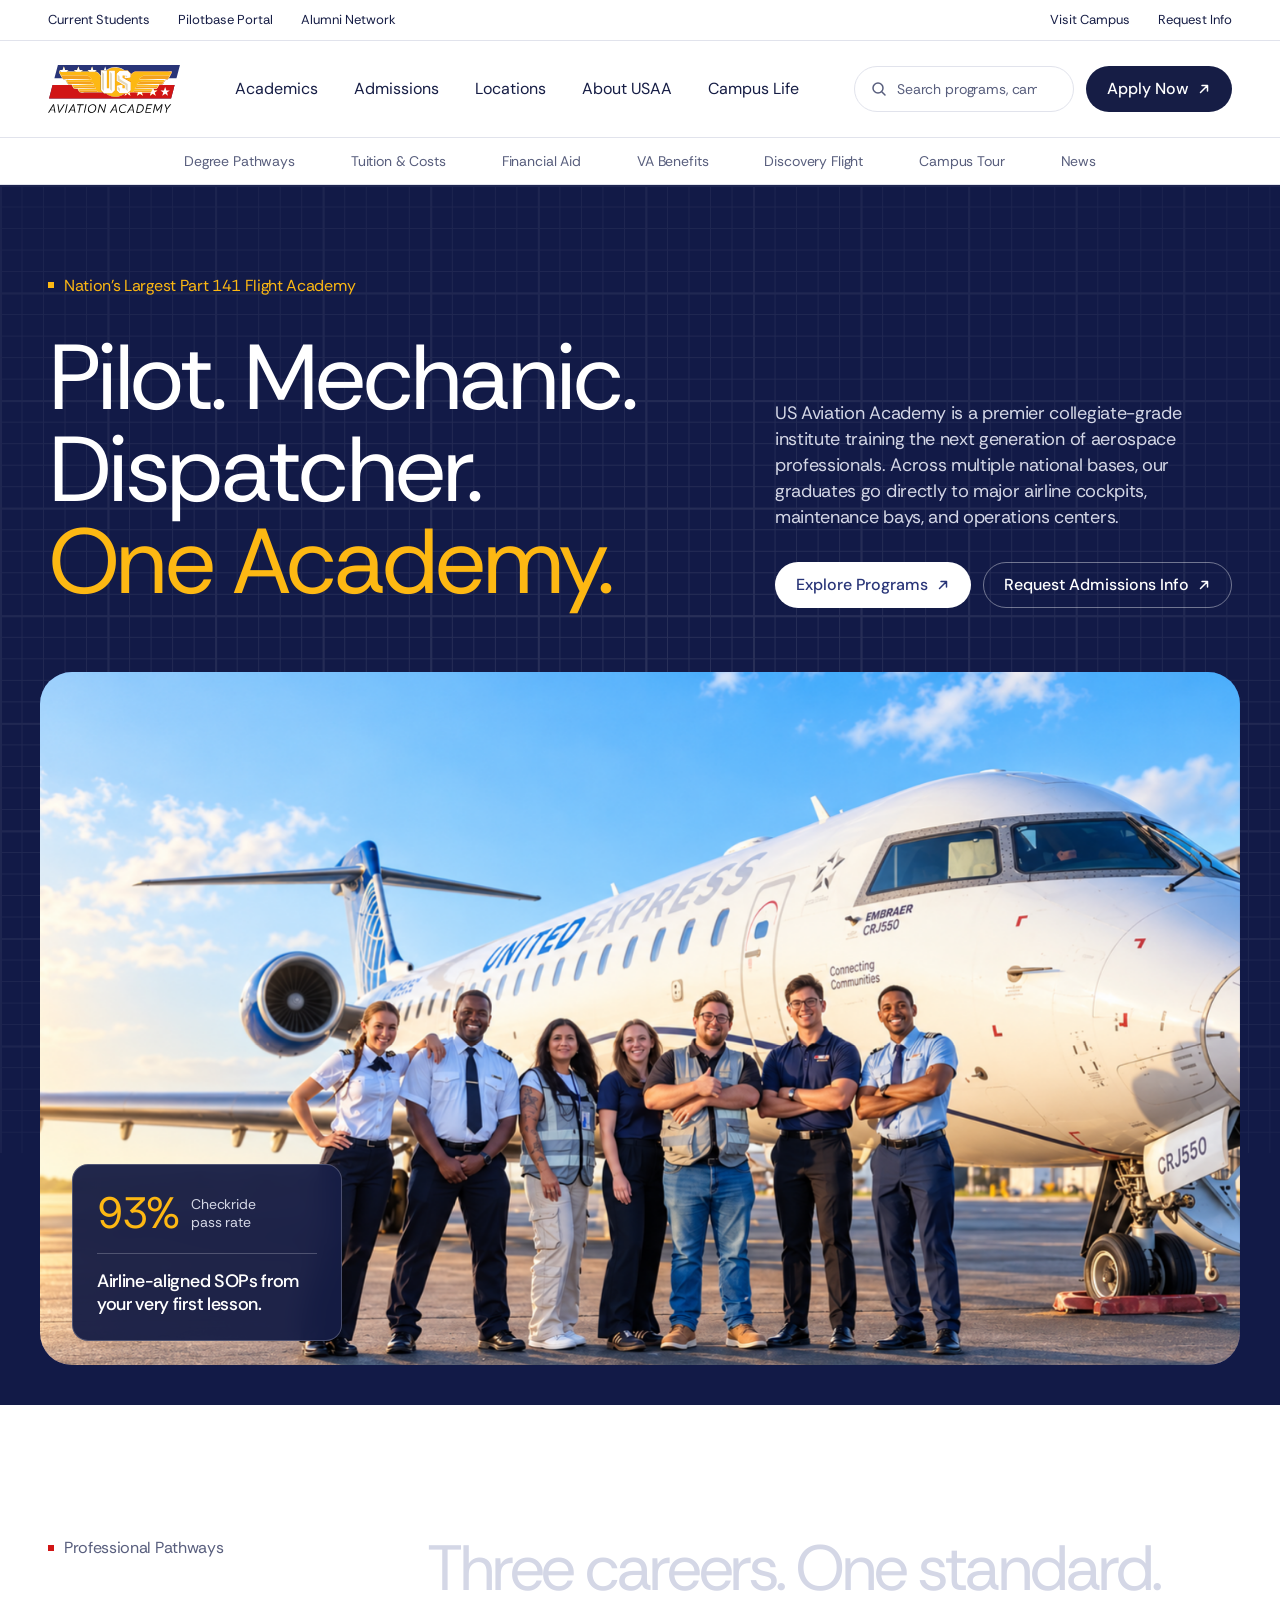
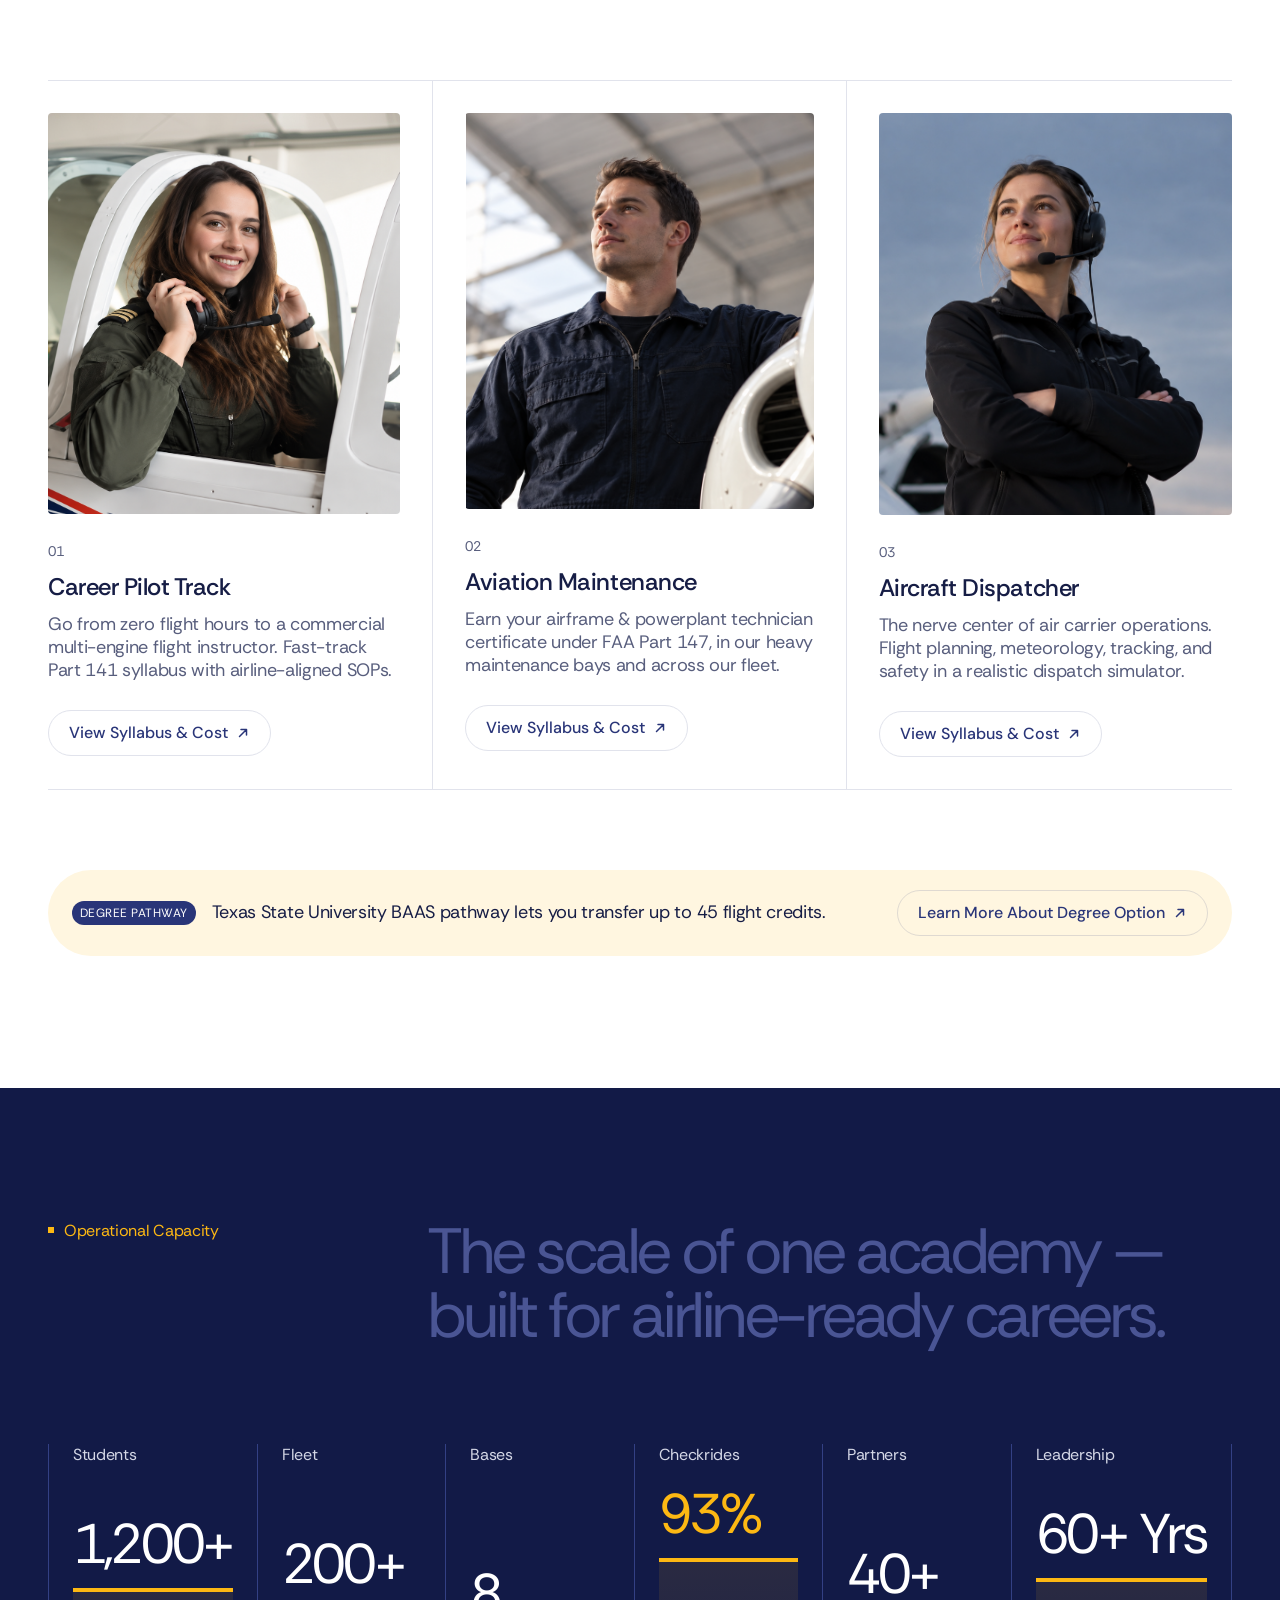
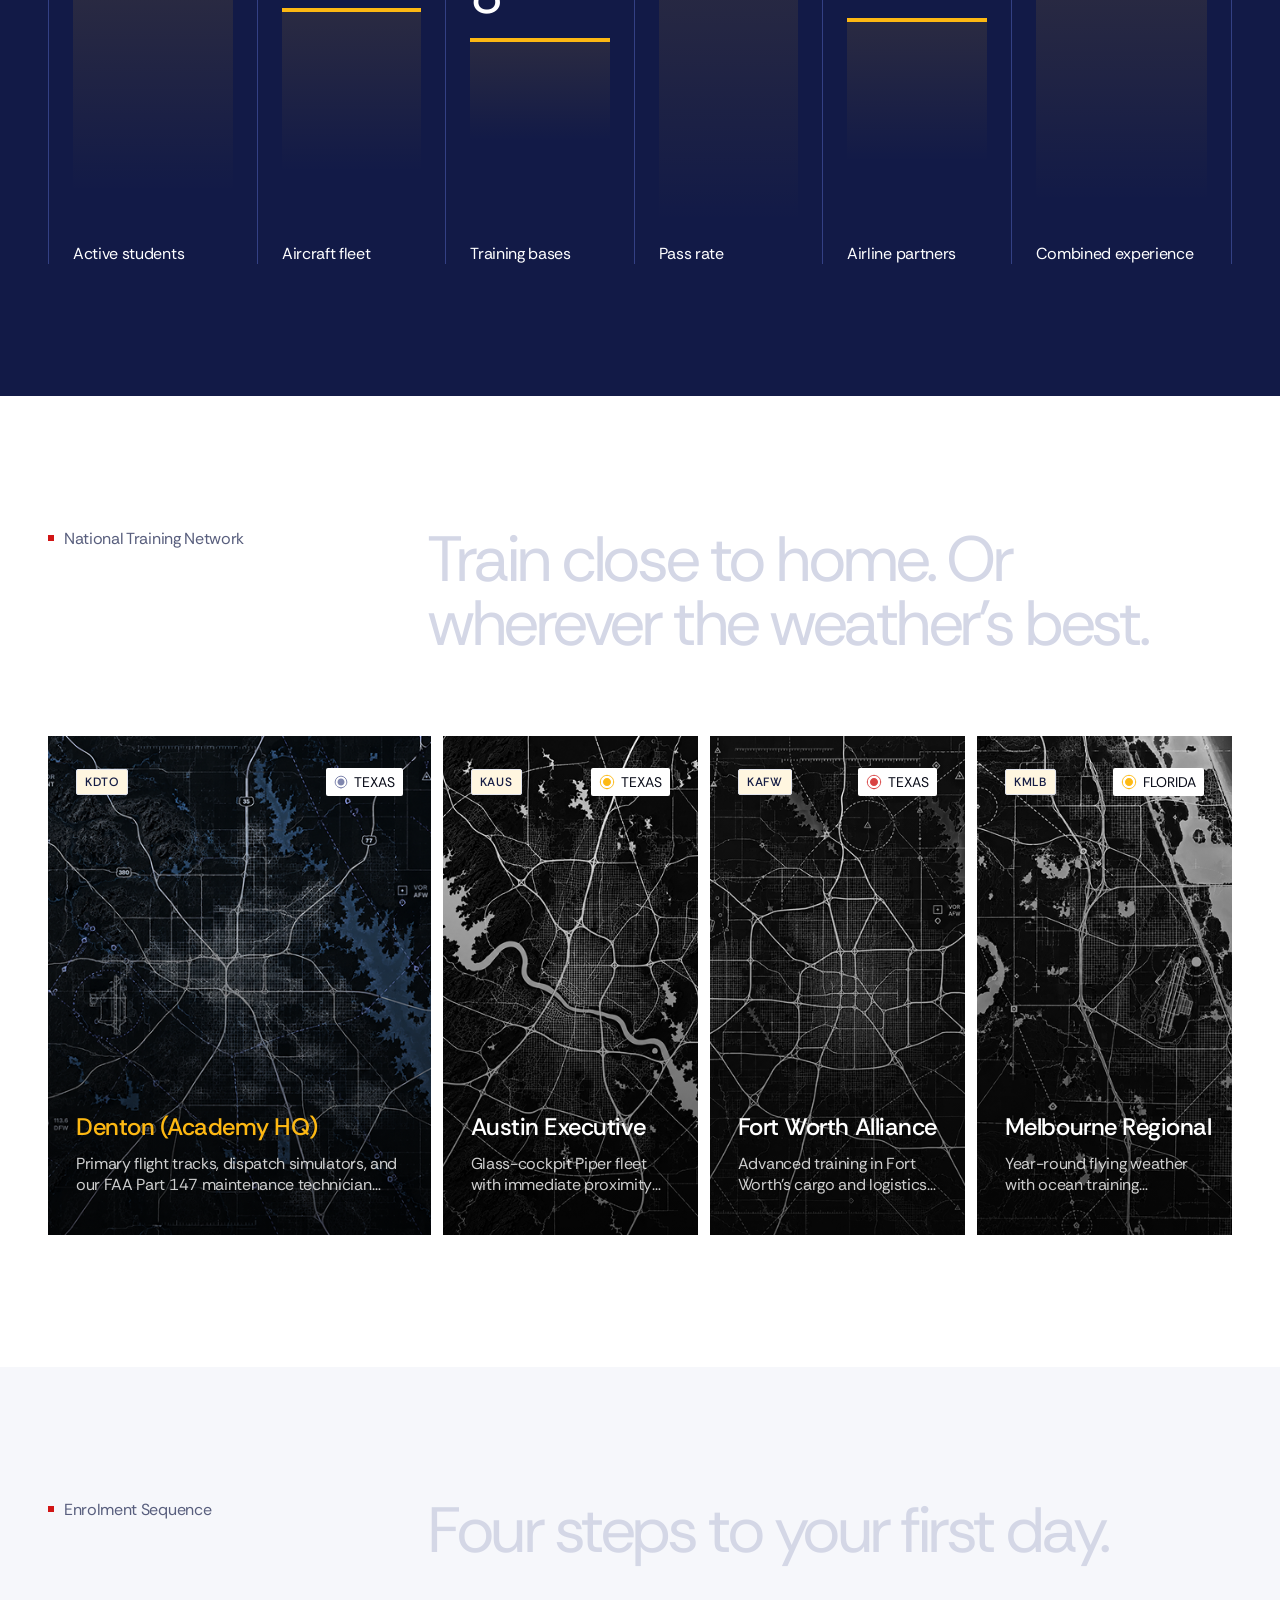
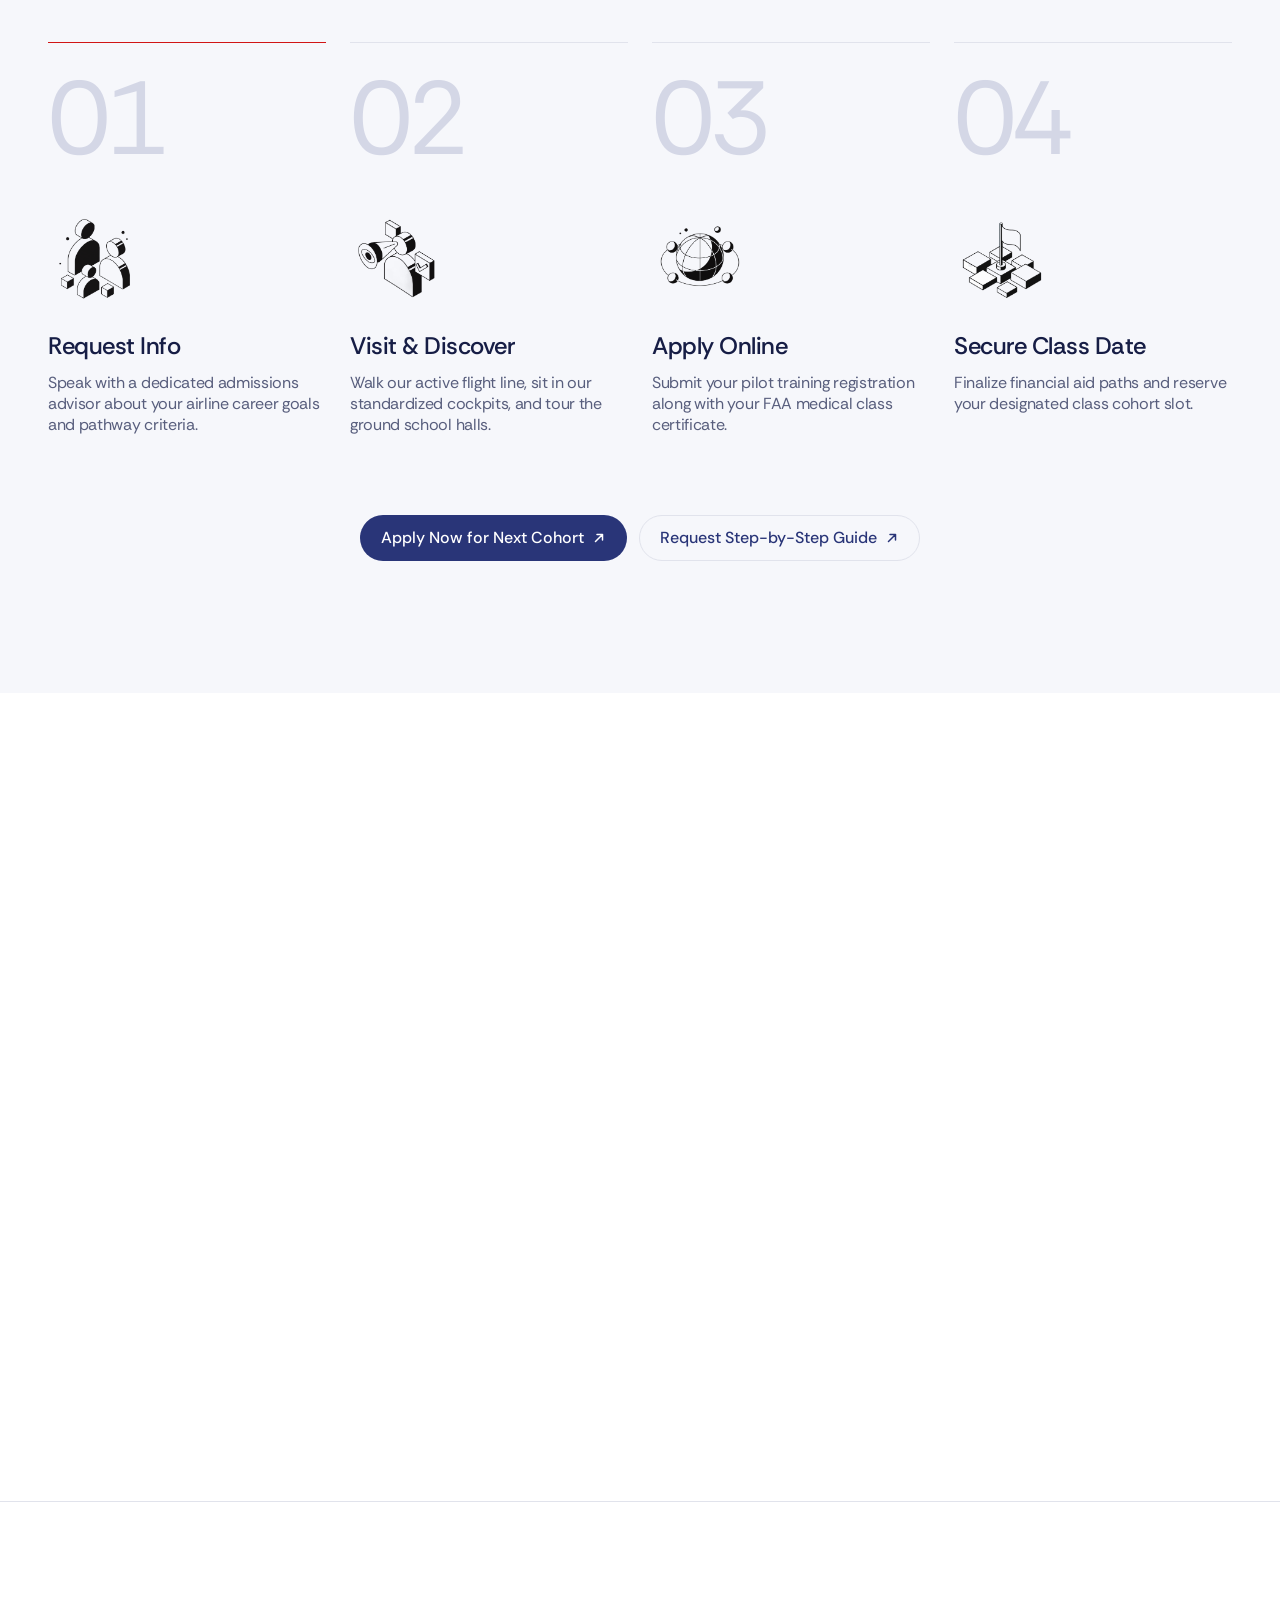
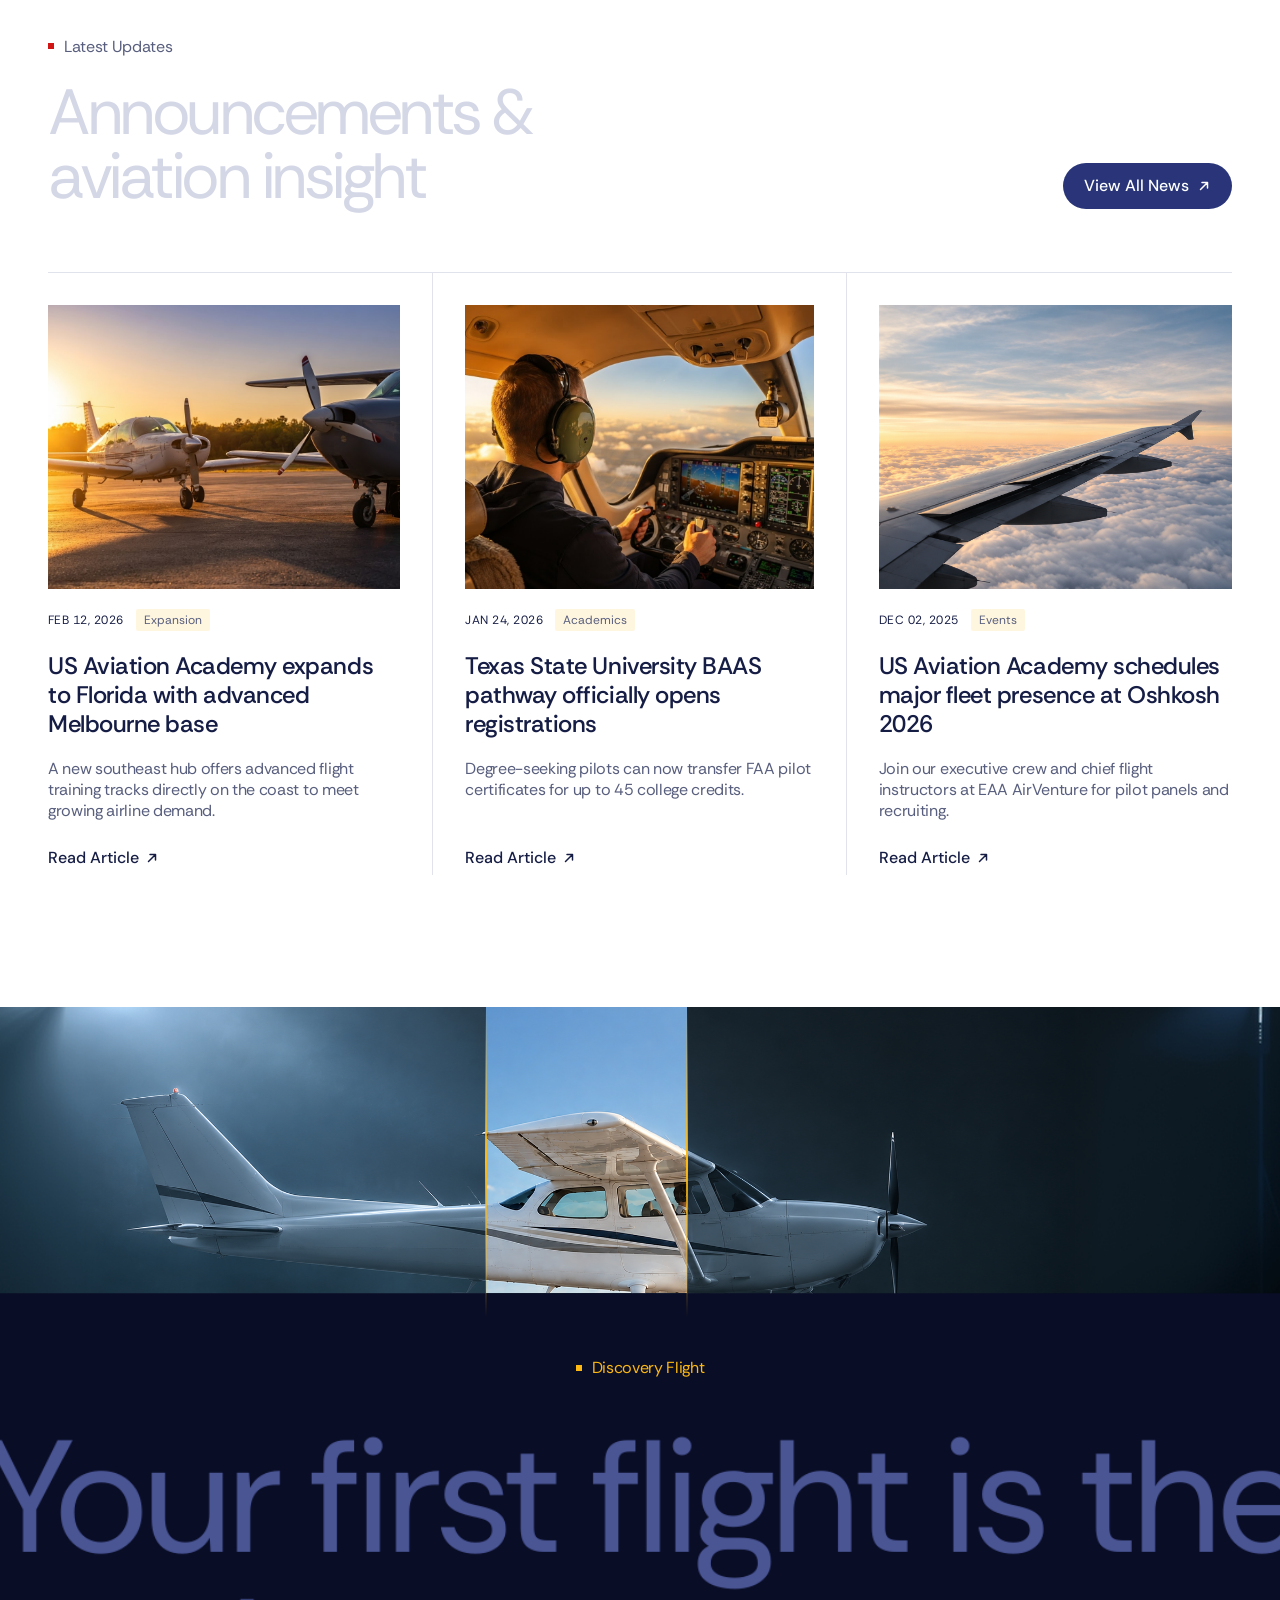
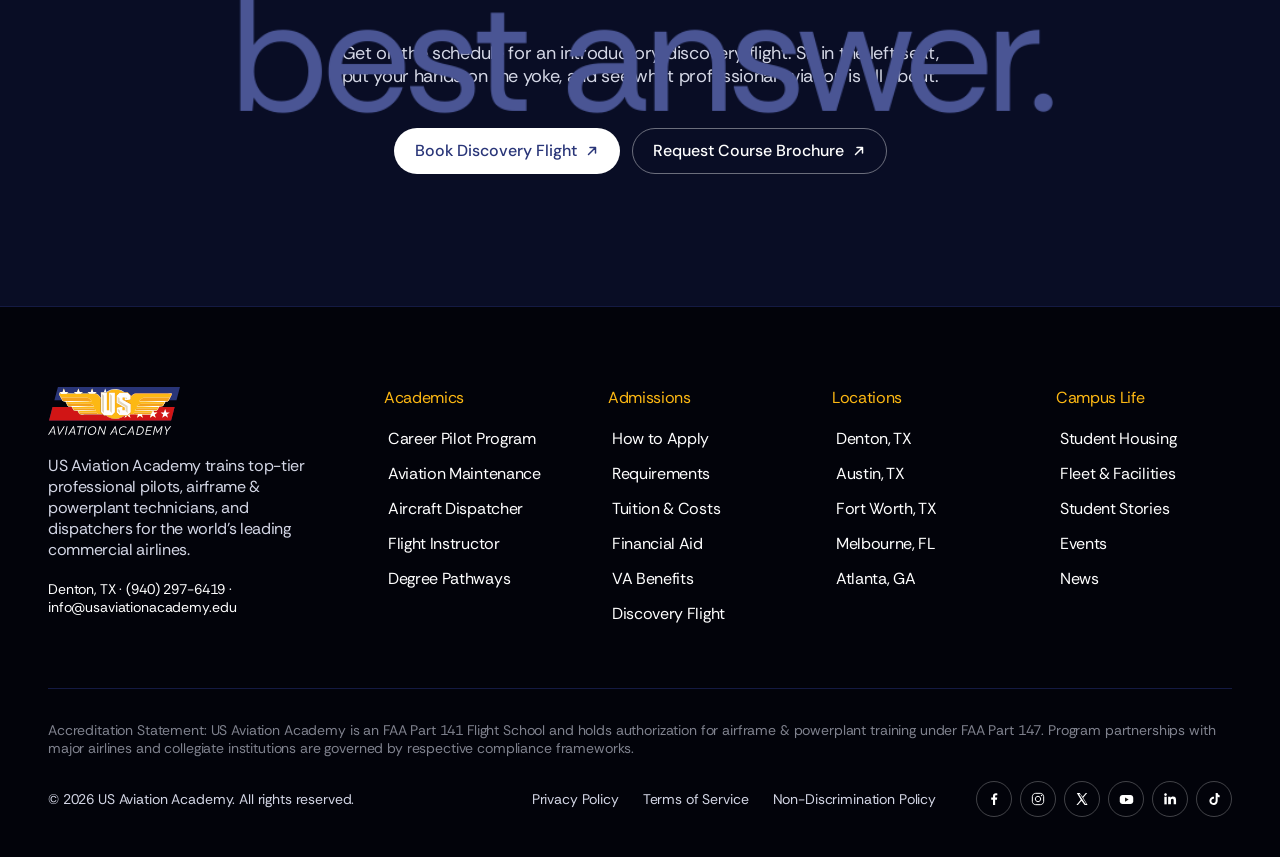
<file: index.html>
<!doctype html>
<html lang="en">
<head>
  <meta charset="utf-8">
  <meta name="viewport" content="width=device-width, initial-scale=1">
  <title>US Aviation Academy — Pilot. Mechanic. Dispatcher.</title>
  <meta name="description" content="US Aviation Academy trains professional pilots, A&amp;P technicians, and aircraft dispatchers for leading commercial airlines.">
  <link rel="preconnect" href="https://fonts.googleapis.com">
  <link rel="preconnect" href="https://fonts.gstatic.com" crossorigin>
  <link href="https://fonts.googleapis.com/css2?family=DM+Sans:opsz,wght@9..40,400;9..40,500&family=Rethink+Sans:wght@400;500&display=swap" rel="stylesheet">
  <link href="https://api.fontshare.com/v2/css?f[]=satoshi@400&display=swap" rel="stylesheet">
  <link rel="stylesheet" href="styles.css?v=16">
</head>
<body>
  <a class="skip-link" href="#main">Skip to content</a>

  <!-- Full header (top of page) -->
  <header class="site-header" id="top">
    <div class="utility-nav">
      <nav class="utility-left" aria-label="Quick links">
        <a href="#">Current Students</a>
        <a href="#">Pilotbase Portal</a>
        <a href="#">Alumni Network</a>
      </nav>
      <nav class="utility-right" aria-label="Visitor links">
        <a href="#">Visit Campus</a>
        <a href="#">Request Info</a>
      </nav>
    </div>

    <div class="main-nav">
      <a class="logo" href="#top" aria-label="US Aviation Academy home">
        <img src="assets/logo.svg" width="132" height="48" alt="US Aviation Academy">
      </a>
      <nav class="nav-menu" aria-label="Primary">
        <a href="#programs">Academics</a>
        <a href="#admissions">Admissions</a>
        <a href="#locations">Locations</a>
        <a href="about.html">About USAA</a>
        <a href="#news">Campus Life</a>
      </nav>
      <div class="nav-actions">
        <label class="search-bar">
          <span class="icon icon-search" aria-hidden="true"></span>
          <span class="sr-only">Search</span>
          <input type="search" placeholder="Search programs, campuses…">
        </label>
        <a class="btn btn-dark" href="#admissions">Apply Now <span class="arrow" aria-hidden="true"></span></a>
        <button class="menu-toggle" type="button" aria-label="Open menu" aria-expanded="false" aria-controls="mobile-menu"><span></span><span></span></button>
      </div>
    </div>

    <nav class="sub-nav" aria-label="Secondary">
      <a href="#programs">Degree Pathways</a>
      <a href="#admissions">Tuition &amp; Costs</a>
      <a href="#admissions">Financial Aid</a>
      <a href="#admissions">VA Benefits</a>
      <a href="#cta">Discovery Flight</a>
      <a href="#locations">Campus Tour</a>
      <a href="#news">News</a>
    </nav>
  </header>

  <!-- Floating sticky header (appears on scroll) -->
  <div class="sticky-nav" aria-hidden="true">
    <div class="sticky-pill">
      <a class="logo" href="#top" tabindex="-1" aria-label="US Aviation Academy home">
        <img src="assets/logo-sticky.svg" width="99" height="36" alt="">
      </a>
      <nav class="nav-menu" aria-label="Primary (sticky)">
        <a href="#programs" tabindex="-1">Academics</a>
        <a href="#admissions" tabindex="-1">Admissions</a>
        <a href="#locations" tabindex="-1">Locations</a>
        <a href="about.html" tabindex="-1">About USAA</a>
        <a href="#news" tabindex="-1">Campus Life</a>
      </nav>
      <div class="nav-actions">
        <form class="pill-search" role="search" onsubmit="return false">
          <input type="search" placeholder="Search programs, campuses…" tabindex="-1" aria-label="Search">
          <button type="button" class="pill-search-btn" tabindex="-1" aria-label="Open search"><span class="icon icon-search" aria-hidden="true"></span></button>
        </form>
        <a class="btn btn-ink" href="#admissions" tabindex="-1">Apply Now <span class="arrow" aria-hidden="true"></span></a>
        <button class="menu-toggle" type="button" tabindex="-1" aria-label="Open menu" aria-expanded="false" aria-controls="mobile-menu"><span></span><span></span></button>
      </div>
    </div>
  </div>

  <!-- Mobile menu -->
  <div class="mobile-menu" id="mobile-menu" hidden>
    <nav aria-label="Mobile">
      <a href="#programs">Academics</a>
      <a href="#admissions">Admissions</a>
      <a href="#locations">Locations</a>
      <a href="about.html">About USAA</a>
      <a href="#news">Campus Life</a>
    </nav>
    <div class="mobile-menu-foot">
      <a class="btn btn-light" href="#admissions">Apply Now <span class="arrow" aria-hidden="true"></span></a>
      <a class="btn btn-outline-dark" href="#">Request Info <span class="arrow" aria-hidden="true"></span></a>
    </div>
  </div>

  <main id="main">
    <!-- Hero -->
    <section class="hero section-dark has-grid">
      <div class="hero-content wrap">
        <div class="tagline-stack hero-in" style="--hd:400ms; --hy:40px">
          <p class="eyebrow eyebrow-yellow"><span class="bullet"></span>Nation's Largest Part 141 Flight Academy</p>
          <h1 class="display-xl">Pilot. Mechanic.<br>Dispatcher.<br><span class="accent">One Academy.</span></h1>
        </div>
        <div class="hero-lead">
          <p class="hero-in" style="--hd:200ms">US Aviation Academy is a premier collegiate-grade institute training the next generation of aerospace professionals. Across multiple national bases, our graduates go directly to major airline cockpits, maintenance bays, and operations centers.</p>
          <div class="btn-row hero-in" style="--hd:300ms">
            <a class="btn btn-light" href="#programs">Explore Programs <span class="arrow" aria-hidden="true"></span></a>
            <a class="btn btn-outline-dark" href="#admissions">Request Admissions Info <span class="arrow" aria-hidden="true"></span></a>
          </div>
        </div>
      </div>
      <div class="banner-wrap">
        <figure class="hero-banner">
          <img class="banner-photo" src="assets/hero-overlay.png" alt="US Aviation Academy pilots, technicians and dispatchers in front of a regional jet">
          <div class="glass-card">
            <div class="stat-row">
              <span class="stat-value" data-count="93" data-suffix="%">93%</span>
              <span class="stat-label">Checkride<br>pass rate</span>
            </div>
            <span class="divider"></span>
            <p>Airline-aligned SOPs from your very first lesson.</p>
          </div>
        </figure>
      </div>
    </section>

    <!-- Programs -->
    <section class="section programs" id="programs">
      <div class="wrap">
        <div class="section-header heading-in">
          <p class="eyebrow"><span class="bullet bullet-red"></span>Professional Pathways</p>
          <h2 class="display-lg scroll-words">Three careers. One standard.</h2>
        </div>
        <div class="programs-grid draw-line">
          <article class="program-card reveal-up" style="--d:0ms">
            <a class="program-media" href="career-pilot.html" aria-label="Career Pilot Track">
              <img class="zoom-in" src="assets/program-pilot.png" alt="Smiling pilot leaning out of a training aircraft cockpit" style="height:145.82%;left:-26.73%;top:-22.01%;width:133.18%">
            </a>
            <div class="program-meta">
              <span class="index">01</span>
              <h3 class="h6">Career Pilot Track</h3>
              <p>Go from zero flight hours to a commercial multi-engine flight instructor. Fast-track Part 141 syllabus with airline-aligned SOPs.</p>
            </div>
            <a class="btn btn-outline" href="career-pilot.html">View Syllabus &amp; Cost <span class="arrow" aria-hidden="true"></span></a>
          </article>
          <article class="program-card reveal-up" style="--d:100ms">
            <a class="program-media" href="#" aria-label="Aviation Maintenance">
              <img class="zoom-in" src="assets/program-maintenance.png" alt="Aviation maintenance technician beside an aircraft engine" style="height:148.14%;left:0.15%;top:-19.49%;width:166.36%">
            </a>
            <div class="program-meta">
              <span class="index">02</span>
              <h3 class="h6">Aviation Maintenance</h3>
              <p>Earn your airframe &amp; powerplant technician certificate under FAA Part 147, in our heavy maintenance bays and across our fleet.</p>
            </div>
            <a class="btn btn-outline" href="#">View Syllabus &amp; Cost <span class="arrow" aria-hidden="true"></span></a>
          </article>
          <article class="program-card reveal-up" style="--d:200ms">
            <a class="program-media" href="#" aria-label="Aircraft Dispatcher">
              <img class="zoom-in" src="assets/program-dispatcher.png" alt="Aircraft dispatcher wearing a headset on the flight line" style="height:156.74%;left:-70.45%;top:-18.3%;width:170.52%">
            </a>
            <div class="program-meta">
              <span class="index">03</span>
              <h3 class="h6">Aircraft Dispatcher</h3>
              <p>The nerve center of air carrier operations. Flight planning, meteorology, tracking, and safety in a realistic dispatch simulator.</p>
            </div>
            <a class="btn btn-outline" href="#">View Syllabus &amp; Cost <span class="arrow" aria-hidden="true"></span></a>
          </article>
        </div>
        <div class="academic-strip reveal-up">
          <div class="strip-left">
            <span class="badge">DEGREE PATHWAY</span>
            <p>Texas State University BAAS pathway lets you transfer up to 45 flight credits.</p>
          </div>
          <a class="btn btn-outline" href="#">Learn More About Degree Option <span class="arrow" aria-hidden="true"></span></a>
        </div>
      </div>
    </section>

    <!-- Stats -->
    <section class="section section-dark stats" id="stats">
      <div class="wrap">
        <div class="section-header heading-in">
          <p class="eyebrow eyebrow-yellow"><span class="bullet"></span>Operational Capacity</p>
          <h2 class="display-lg scroll-words on-dark">The scale of one academy — built for airline-ready careers.</h2>
        </div>
        <div class="stats-grid">
          <div class="stat-column"><span class="stat-top">Students</span><div class="value-block"><span class="value" data-count="1200" data-suffix="+" data-comma>1,200+</span><span class="bar"></span><span class="bar-fill" style="--h:200px"></span></div><span class="stat-caption">Active students</span></div>
          <div class="stat-column"><span class="stat-top">Fleet</span><div class="value-block"><span class="value" data-count="200" data-suffix="+">200+</span><span class="bar"></span><span class="bar-fill" style="--h:160px"></span></div><span class="stat-caption">Aircraft fleet</span></div>
          <div class="stat-column"><span class="stat-top">Bases</span><div class="value-block"><span class="value" data-count="8">8</span><span class="bar"></span><span class="bar-fill" style="--h:100px"></span></div><span class="stat-caption">Training bases</span></div>
          <div class="stat-column"><span class="stat-top">Checkrides</span><div class="value-block"><span class="value accent" data-count="93" data-suffix="%">93%</span><span class="bar"></span><span class="bar-fill" style="--h:260px"></span></div><span class="stat-caption">Pass rate</span></div>
          <div class="stat-column"><span class="stat-top">Partners</span><div class="value-block"><span class="value" data-count="40" data-suffix="+">40+</span><span class="bar"></span><span class="bar-fill" style="--h:140px"></span></div><span class="stat-caption">Airline partners</span></div>
          <div class="stat-column"><span class="stat-top">Leadership</span><div class="value-block"><span class="value" data-count="60" data-suffix="+ Yrs">60+ Yrs</span><span class="bar"></span><span class="bar-fill" style="--h:220px"></span></div><span class="stat-caption">Combined experience</span></div>
        </div>
      </div>
    </section>

    <!-- Locations -->
    <section class="section locations" id="locations">
      <div class="wrap">
        <div class="section-header heading-in">
          <p class="eyebrow"><span class="bullet bullet-red"></span>National Training Network</p>
          <h2 class="display-lg scroll-words">Train close to home. Or wherever the weather's best.</h2>
        </div>
        <div class="locations-grid">
          <a class="location-card is-active reveal-up" href="#" style="--d:0ms">
            <span class="map"><img src="assets/map-denton.png" alt="" style="object-position:50% center"></span>
            <span class="card-head-row"><span class="icao">KDTO</span><span class="chip"><img src="assets/dot-texas-blue.svg" width="14" height="14" alt="">TEXAS</span></span>
            <span class="body"><span class="title">Denton (Academy HQ)</span><span class="desc">Primary flight tracks, dispatch simulators, and our FAA Part 147 maintenance technician school.</span></span>
          </a>
          <a class="location-card reveal-up" href="#" style="--d:100ms">
            <span class="map"><img src="assets/map-austin.png" alt="" style="object-position:50% center"></span>
            <span class="card-head-row"><span class="icao">KAUS</span><span class="chip"><img src="assets/dot-yellow.svg" width="16" height="16" alt="">TEXAS</span></span>
            <span class="body"><span class="title">Austin Executive</span><span class="desc">Glass-cockpit Piper fleet with immediate proximity to Class C international airspace.</span></span>
          </a>
          <a class="location-card reveal-up" href="#" style="--d:200ms">
            <span class="map"><img src="assets/map-fortworth.png" alt="" style="object-position:81.6% center"></span>
            <span class="card-head-row"><span class="icao">KAFW</span><span class="chip"><img src="assets/dot-red.svg" width="16" height="16" alt="">TEXAS</span></span>
            <span class="body"><span class="title">Fort Worth Alliance</span><span class="desc">Advanced training in Fort Worth's cargo and logistics hub. Commercial multi-engine focus.</span></span>
          </a>
          <a class="location-card reveal-up" href="#" style="--d:300ms">
            <span class="map"><img src="assets/map-melbourne.png" alt="" style="object-position:27.1% center"></span>
            <span class="card-head-row"><span class="icao">KMLB</span><span class="chip"><img src="assets/dot-yellow.svg" width="16" height="16" alt="">FLORIDA</span></span>
            <span class="body"><span class="title">Melbourne Regional</span><span class="desc">Year-round flying weather with ocean training corridors and regional flight test programs.</span></span>
          </a>
        </div>
      </div>
    </section>

    <!-- Admissions -->
    <section class="section admissions" id="admissions">
      <div class="wrap">
        <div class="section-header heading-in">
          <p class="eyebrow"><span class="bullet bullet-red"></span>Enrolment Sequence</p>
          <h2 class="display-lg scroll-words">Four steps to your first day.</h2>
        </div>
        <ol class="steps-row">
          <li class="step-card reveal-up draw-line" style="--d:0ms">
            <span class="step-number">01</span>
            <div class="step-body">
              <span class="step-illustration"><img src="assets/step-1.png?v=2" alt=""></span>
              <h3 class="h6">Request Info</h3>
              <p>Speak with a dedicated admissions advisor about your airline career goals and pathway criteria.</p>
            </div>
          </li>
          <li class="step-card reveal-up draw-line" style="--d:100ms">
            <span class="step-number">02</span>
            <div class="step-body">
              <span class="step-illustration"><img src="assets/step-2.png?v=2" alt=""></span>
              <h3 class="h6">Visit &amp; Discover</h3>
              <p>Walk our active flight line, sit in our standardized cockpits, and tour the ground school halls.</p>
            </div>
          </li>
          <li class="step-card reveal-up draw-line" style="--d:200ms">
            <span class="step-number">03</span>
            <div class="step-body">
              <span class="step-illustration"><img src="assets/step-3.png?v=2" alt=""></span>
              <h3 class="h6">Apply Online</h3>
              <p>Submit your pilot training registration along with your FAA medical class certificate.</p>
            </div>
          </li>
          <li class="step-card reveal-up draw-line" style="--d:300ms">
            <span class="step-number">04</span>
            <div class="step-body">
              <span class="step-illustration"><img src="assets/step-4.png?v=2" alt=""></span>
              <h3 class="h6">Secure Class Date</h3>
              <p>Finalize financial aid paths and reserve your designated class cohort slot.</p>
            </div>
          </li>
        </ol>
        <div class="btn-row center reveal-up">
          <a class="btn btn-primary" href="#">Apply Now for Next Cohort <span class="arrow" aria-hidden="true"></span></a>
          <a class="btn btn-outline" href="#">Request Step-by-Step Guide <span class="arrow" aria-hidden="true"></span></a>
        </div>
      </div>
    </section>

    <!-- Airline DNA -->
    <section class="section dna" id="about">
      <div class="wrap dna-split">
        <figure class="dna-image parallax-frame reveal-up"><img class="zoom-in" src="assets/airline-dna.png" alt="Pilots reviewing a flight plan on the wing of a regional jet"></figure>
        <div class="dna-content">
          <div class="dna-text reveal-up">
            <p class="eyebrow"><span class="bullet bullet-red"></span>Syllabus Excellence</p>
            <h2 class="h3">Training with airline DNA.</h2>
            <p class="lead">Our structured syllabus is directly aligned with FAA air carrier requirements. Multi-crew cooperation and strict procedural checklists from lesson one significantly reduce transition training time at regional and major carriers.</p>
          </div>
          <ul class="checklist">
            <li class="reveal-up" style="--d:0ms"><img src="assets/check.svg" width="20" height="20" alt="">SOP-based multi-engine training from private pilot lessons</li>
            <li class="reveal-up" style="--d:100ms"><img src="assets/check.svg" width="20" height="20" alt="">Crew Resource Management built into the checkride metrics</li>
            <li class="reveal-up" style="--d:200ms"><img src="assets/check.svg" width="20" height="20" alt="">Jet transition bridge programs with glass simulator hours</li>
            <li class="reveal-up" style="--d:300ms"><img src="assets/check.svg" width="20" height="20" alt="">Mentorship led by retired legacy airline captains</li>
          </ul>
        </div>
      </div>
    </section>

    <!-- News -->
    <section class="section news" id="news">
      <div class="wrap">
        <div class="news-header">
          <div class="news-title heading-in">
            <p class="eyebrow"><span class="bullet bullet-red"></span>Latest Updates</p>
            <h2 class="display-lg scroll-words">Announcements &amp; aviation insight</h2>
          </div>
          <a class="btn btn-primary" href="#">View All News <span class="arrow" aria-hidden="true"></span></a>
        </div>
        <div class="news-grid draw-line">
          <article class="news-card reveal-up" style="--d:0ms">
            <a href="#" class="news-link">
              <span class="news-media"><img src="assets/news-1.jpg" alt="Training aircraft on the ramp at sunset"></span>
              <span class="meta"><time datetime="2026-02-12">FEB 12, 2026</time><span class="tag">Expansion</span></span>
              <h3 class="h6">US Aviation Academy expands to Florida with advanced Melbourne base</h3>
              <p>A new southeast hub offers advanced flight training tracks directly on the coast to meet growing airline demand.</p>
              <span class="read-more">Read Article <span class="arrow" aria-hidden="true"></span></span>
            </a>
          </article>
          <article class="news-card reveal-up" style="--d:100ms">
            <a href="#" class="news-link">
              <span class="news-media"><img src="assets/news-2.jpg" alt="Student pilot flying above the clouds in a glass cockpit"></span>
              <span class="meta"><time datetime="2026-01-24">JAN 24, 2026</time><span class="tag">Academics</span></span>
              <h3 class="h6">Texas State University BAAS pathway officially opens registrations</h3>
              <p>Degree-seeking pilots can now transfer FAA pilot certificates for up to 45 college credits.</p>
              <span class="read-more">Read Article <span class="arrow" aria-hidden="true"></span></span>
            </a>
          </article>
          <article class="news-card reveal-up" style="--d:200ms">
            <a href="#" class="news-link">
              <span class="news-media"><img src="assets/news-3.png" alt="Airliner wing above a sea of clouds at dusk"></span>
              <span class="meta"><time datetime="2025-12-02">DEC 02, 2025</time><span class="tag">Events</span></span>
              <h3 class="h6">US Aviation Academy schedules major fleet presence at Oshkosh 2026</h3>
              <p>Join our executive crew and chief flight instructors at EAA AirVenture for pilot panels and recruiting.</p>
              <span class="read-more">Read Article <span class="arrow" aria-hidden="true"></span></span>
            </a>
          </article>
        </div>
      </div>
    </section>

    <!-- Pre-footer CTA -->
    <section class="cta" id="cta">
      <div class="cta-visual" aria-label="Training aircraft — move across the image to reveal it in flight">
        <img class="cta-base" src="assets/cta-plane-1.png" alt="Cessna training aircraft in a hangar">
        <div class="cta-window">
          <img class="cta-reveal" src="assets/cta-plane-2.png" alt="" aria-hidden="true">
        </div>
        <img class="cta-divider left" src="assets/cta-divider-1.svg" width="2" height="347" alt="" aria-hidden="true">
        <img class="cta-divider right" src="assets/cta-divider-2.svg" width="2" height="348" alt="" aria-hidden="true">
      </div>
      <div class="cta-content wrap">
        <p class="eyebrow eyebrow-yellow reveal-up"><span class="bullet"></span>Discovery Flight</p>
        <h2 class="display-xl scroll-words on-dark">Your first flight is the best answer.</h2>
        <p class="cta-lead reveal-up">Get on the schedule for an introductory discovery flight. Sit in the left seat, put your hands on the yoke, and see what professional aviation is all about.</p>
        <div class="btn-row center reveal-up">
          <a class="btn btn-light" href="#">Book Discovery Flight <span class="arrow" aria-hidden="true"></span></a>
          <a class="btn btn-outline-dark" href="#">Request Course Brochure <span class="arrow" aria-hidden="true"></span></a>
        </div>
      </div>
    </section>
  </main>

  <footer class="footer">
    <div class="wrap">
      <div class="footer-top">
        <div class="footer-brand">
          <img src="assets/logo-reversed.svg" width="132" height="48" alt="US Aviation Academy">
          <p>US Aviation Academy trains top-tier professional pilots, airframe &amp; powerplant technicians, and dispatchers for the world's leading commercial airlines.</p>
          <p class="contact">Denton, TX · <a href="tel:+19402976419">(940) 297-6419</a> · <a href="mailto:info@usaviationacademy.edu">info@usaviationacademy.edu</a></p>
        </div>
        <div class="footer-columns">
          <nav class="reveal-up" style="--d:0ms" aria-label="Academics"><h4>Academics</h4><a class="flink" href="career-pilot.html"><span>Career Pilot Program</span></a><a class="flink" href="#"><span>Aviation Maintenance</span></a><a class="flink" href="#"><span>Aircraft Dispatcher</span></a><a class="flink" href="#"><span>Flight Instructor</span></a><a class="flink" href="#"><span>Degree Pathways</span></a></nav>
          <nav class="reveal-up" style="--d:100ms" aria-label="Admissions"><h4>Admissions</h4><a class="flink" href="#"><span>How to Apply</span></a><a class="flink" href="#"><span>Requirements</span></a><a class="flink" href="#"><span>Tuition &amp; Costs</span></a><a class="flink" href="#"><span>Financial Aid</span></a><a class="flink" href="#"><span>VA Benefits</span></a><a class="flink" href="#"><span>Discovery Flight</span></a></nav>
          <nav class="reveal-up" style="--d:200ms" aria-label="Locations"><h4>Locations</h4><a class="flink" href="#"><span>Denton, TX</span></a><a class="flink" href="#"><span>Austin, TX</span></a><a class="flink" href="#"><span>Fort Worth, TX</span></a><a class="flink" href="#"><span>Melbourne, FL</span></a><a class="flink" href="#"><span>Atlanta, GA</span></a></nav>
          <nav class="reveal-up" style="--d:300ms" aria-label="Campus Life"><h4>Campus Life</h4><a class="flink" href="#"><span>Student Housing</span></a><a class="flink" href="#"><span>Fleet &amp; Facilities</span></a><a class="flink" href="#"><span>Student Stories</span></a><a class="flink" href="#"><span>Events</span></a><a class="flink" href="#"><span>News</span></a></nav>
        </div>
      </div>
      <div class="footer-legal">
        <p class="accreditation">Accreditation Statement: US Aviation Academy is an FAA Part 141 Flight School and holds authorization for airframe &amp; powerplant training under FAA Part 147. Program partnerships with major airlines and collegiate institutions are governed by respective compliance frameworks.</p>
        <div class="footer-bottom-row">
          <p>© 2026 US Aviation Academy. All rights reserved.</p>
          <div class="bottom-right">
            <nav class="legal-links" aria-label="Legal"><a href="#">Privacy Policy</a><a href="#">Terms of Service</a><a href="#">Non-Discrimination Policy</a></nav>
            <div class="footer-social">
              <a href="#" aria-label="Facebook"><img src="assets/social-facebook.svg" width="16" height="16" alt=""></a>
              <a href="#" aria-label="Instagram"><img src="assets/social-instagram.svg" width="16" height="16" alt=""></a>
              <a href="#" aria-label="X"><img src="assets/social-x.svg" width="16" height="16" alt=""></a>
              <a href="#" aria-label="YouTube"><img src="assets/social-youtube.svg" width="17" height="17" alt=""></a>
              <a href="#" aria-label="LinkedIn"><img src="assets/social-linkedin.svg" width="16" height="16" alt=""></a>
              <a href="#" aria-label="TikTok"><img src="assets/social-tiktok.svg" width="16" height="16" alt=""></a>
            </div>
          </div>
        </div>
      </div>
    </div>
  </footer>

  <script src="vendor/lenis.min.js"></script>
  <script src="main.js?v=11"></script>
</body>
</html>
</file>
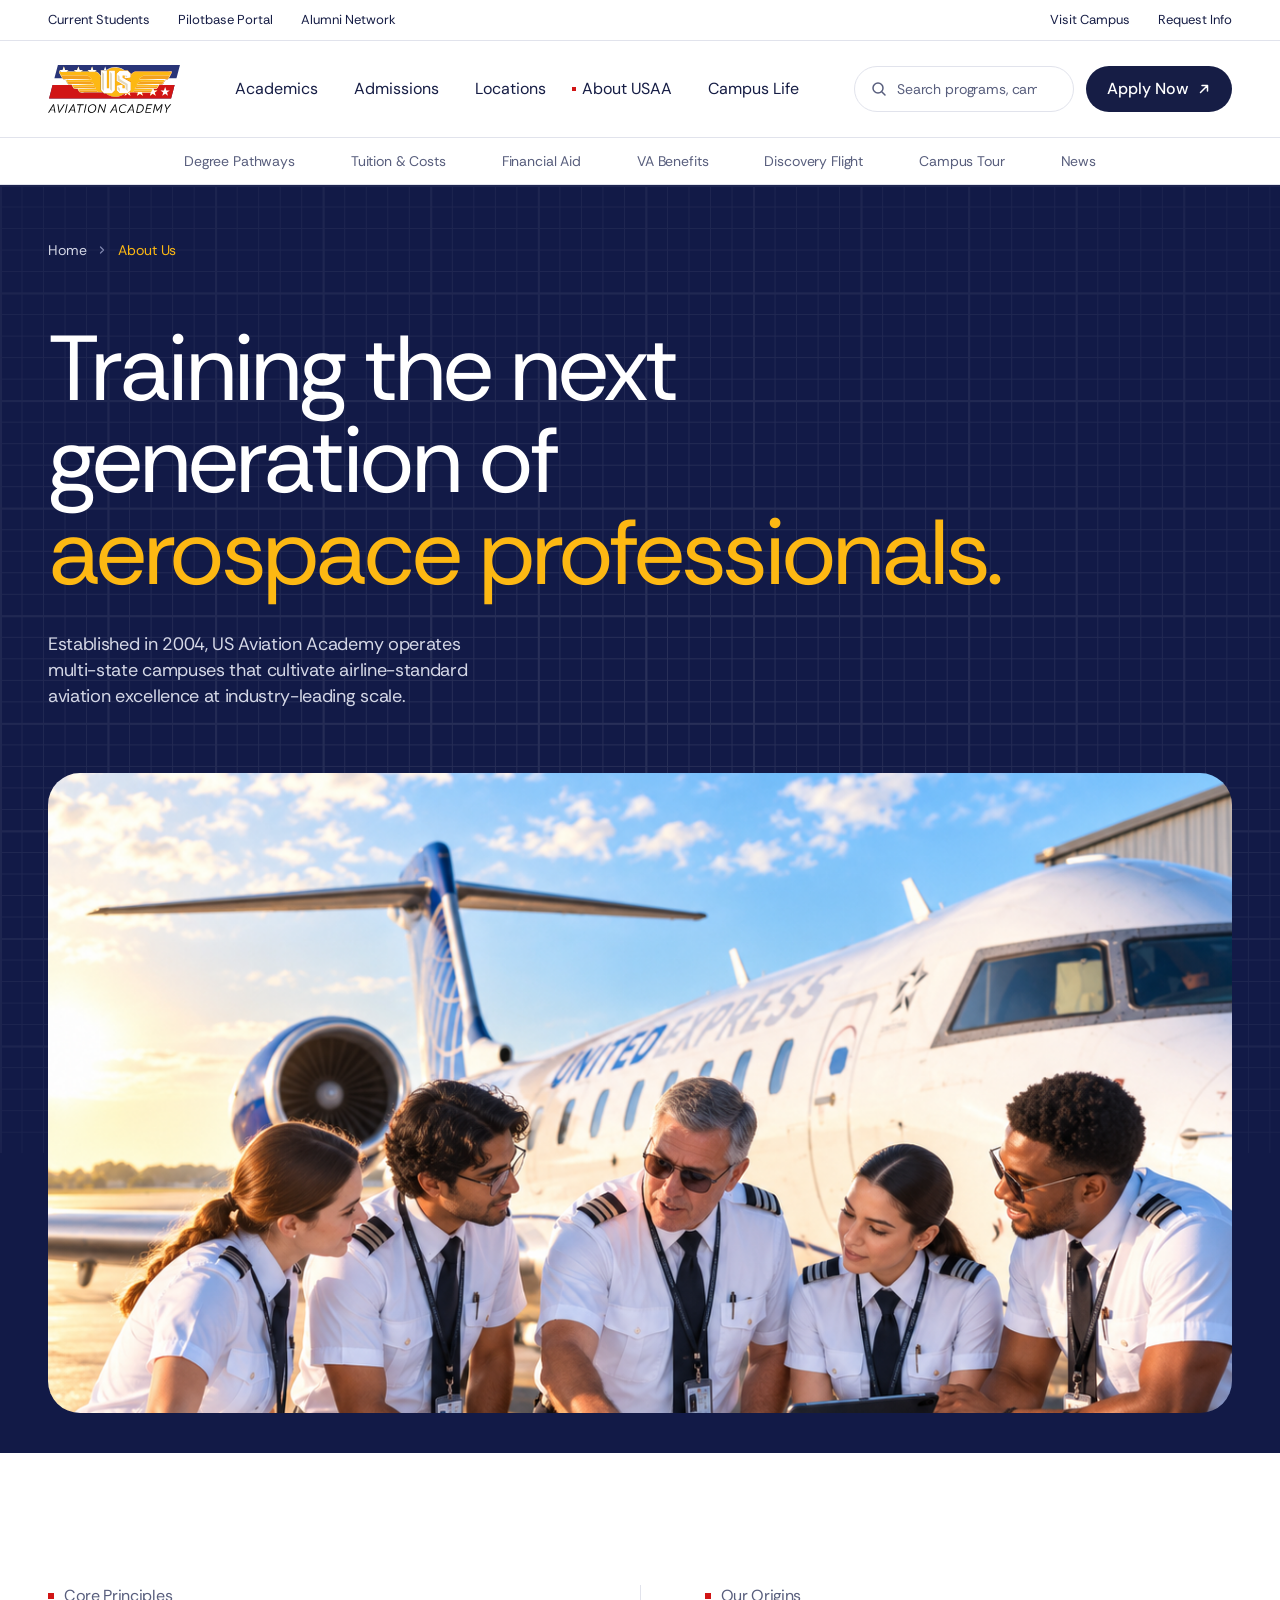
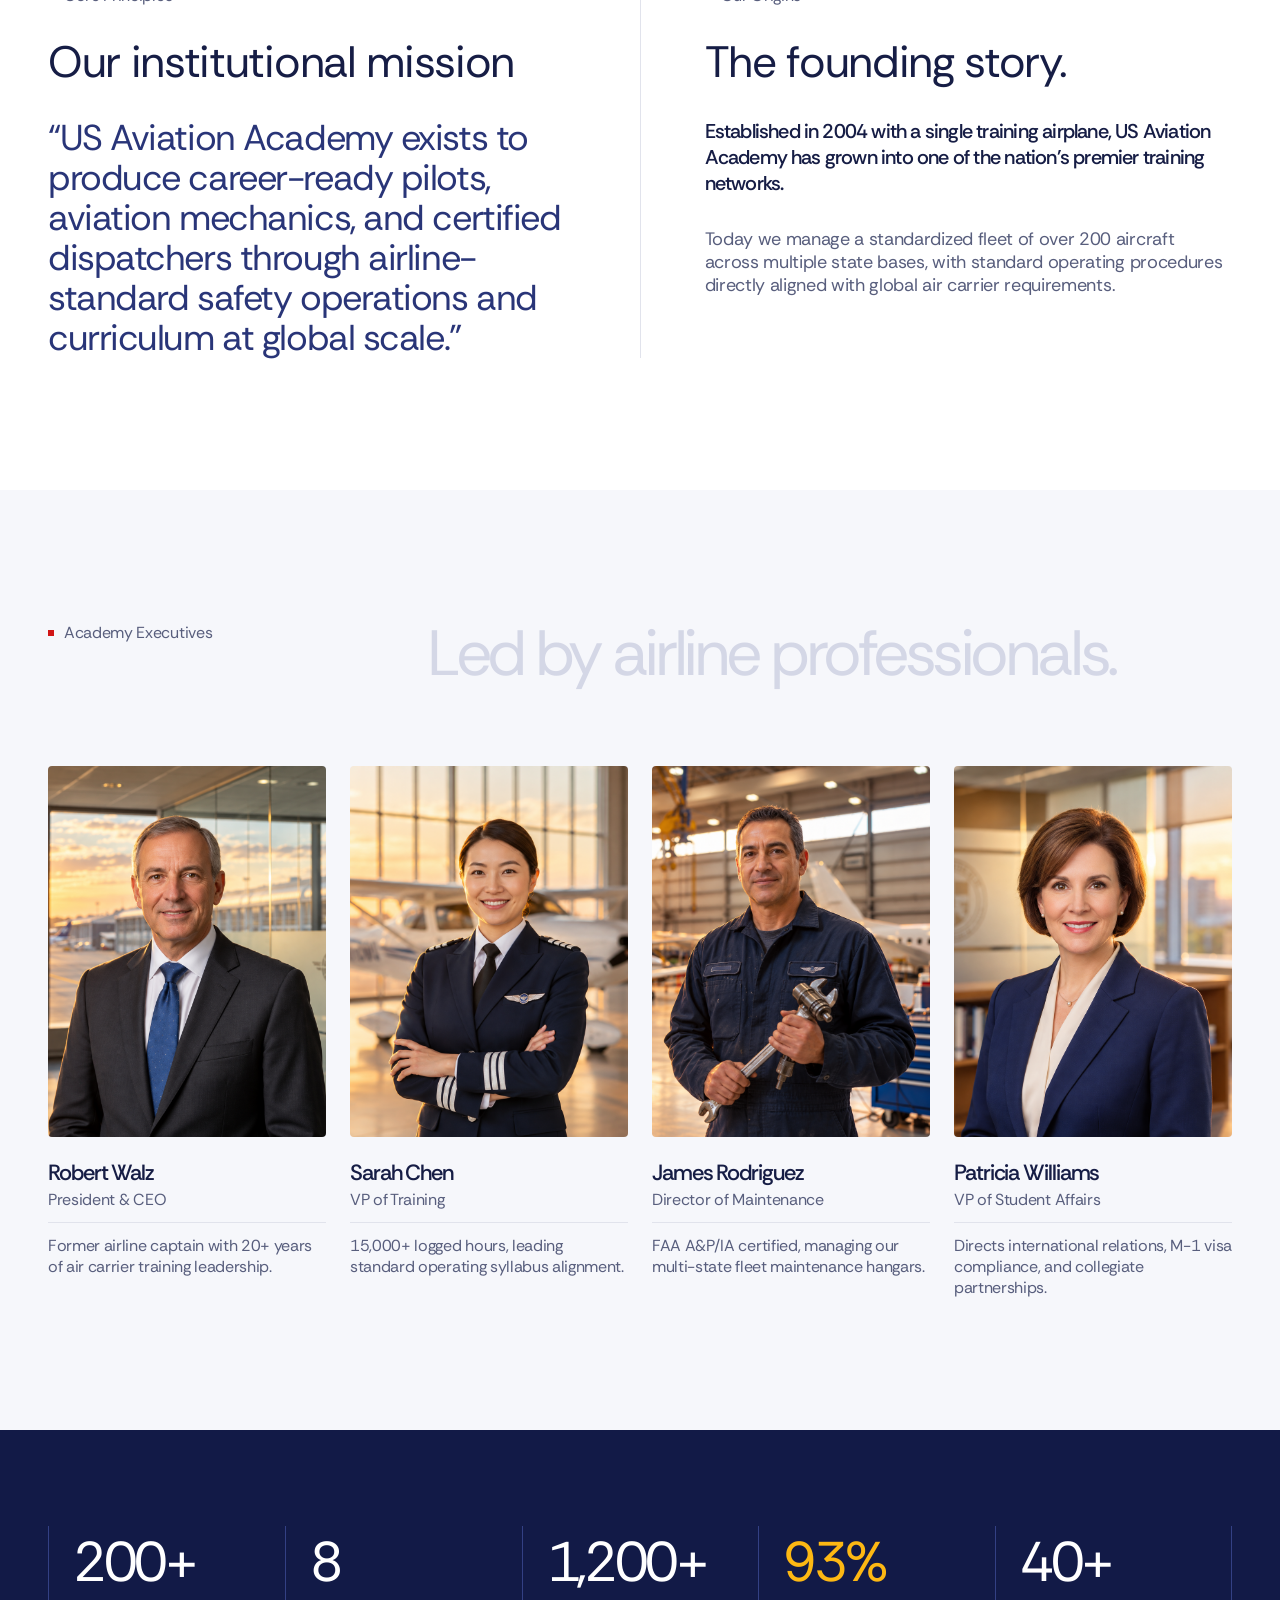
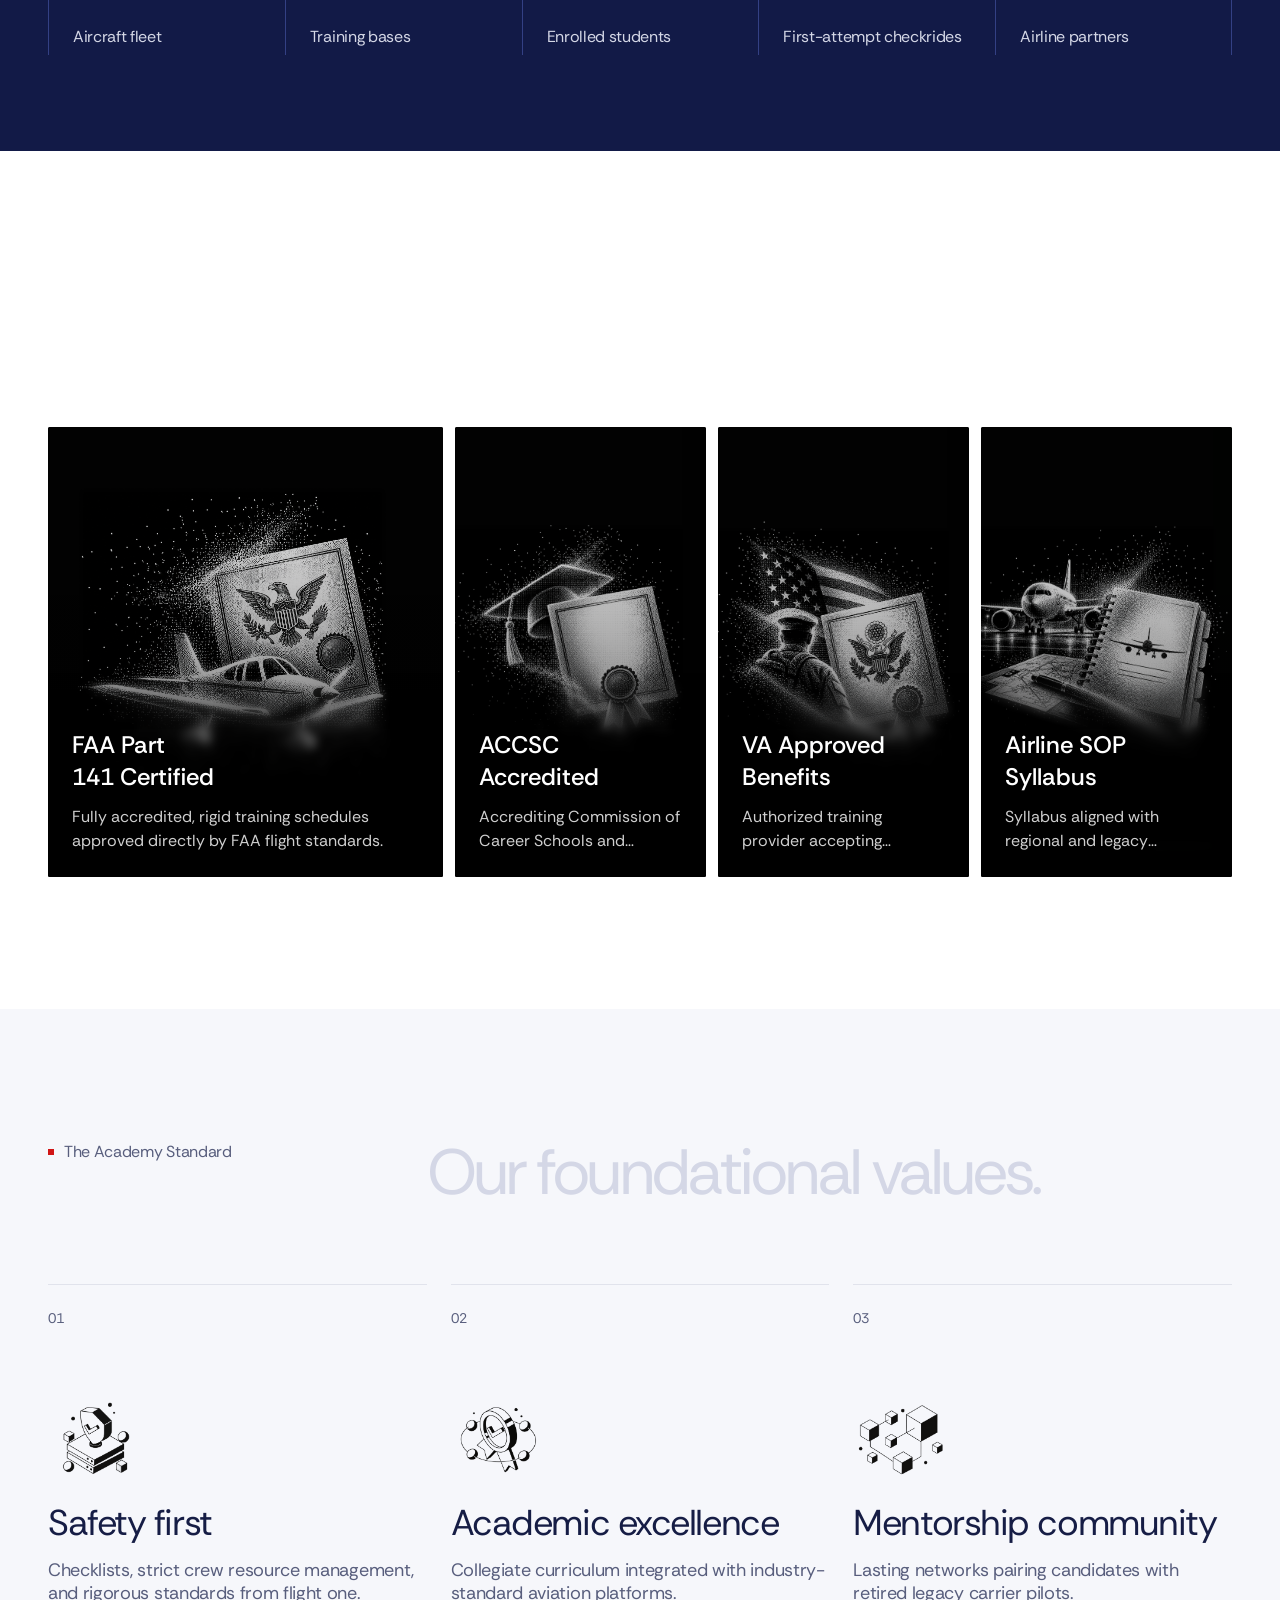
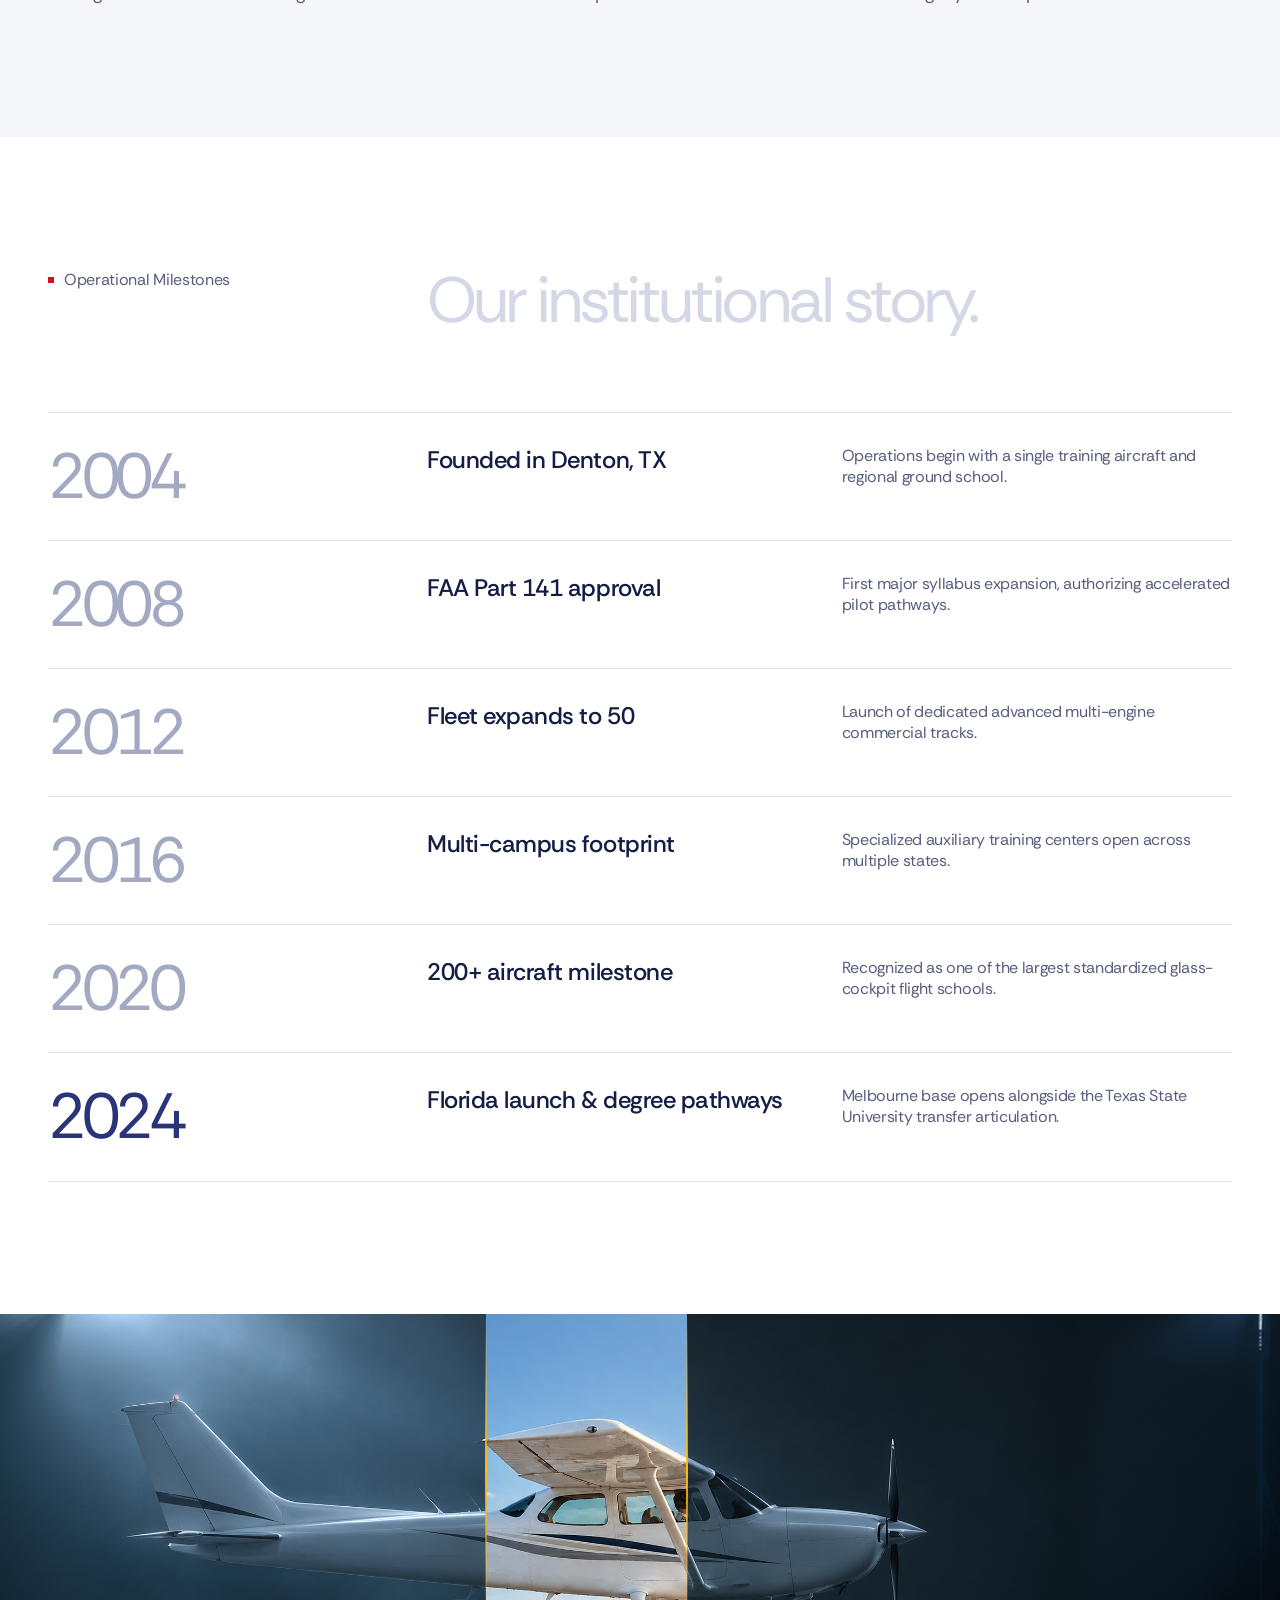
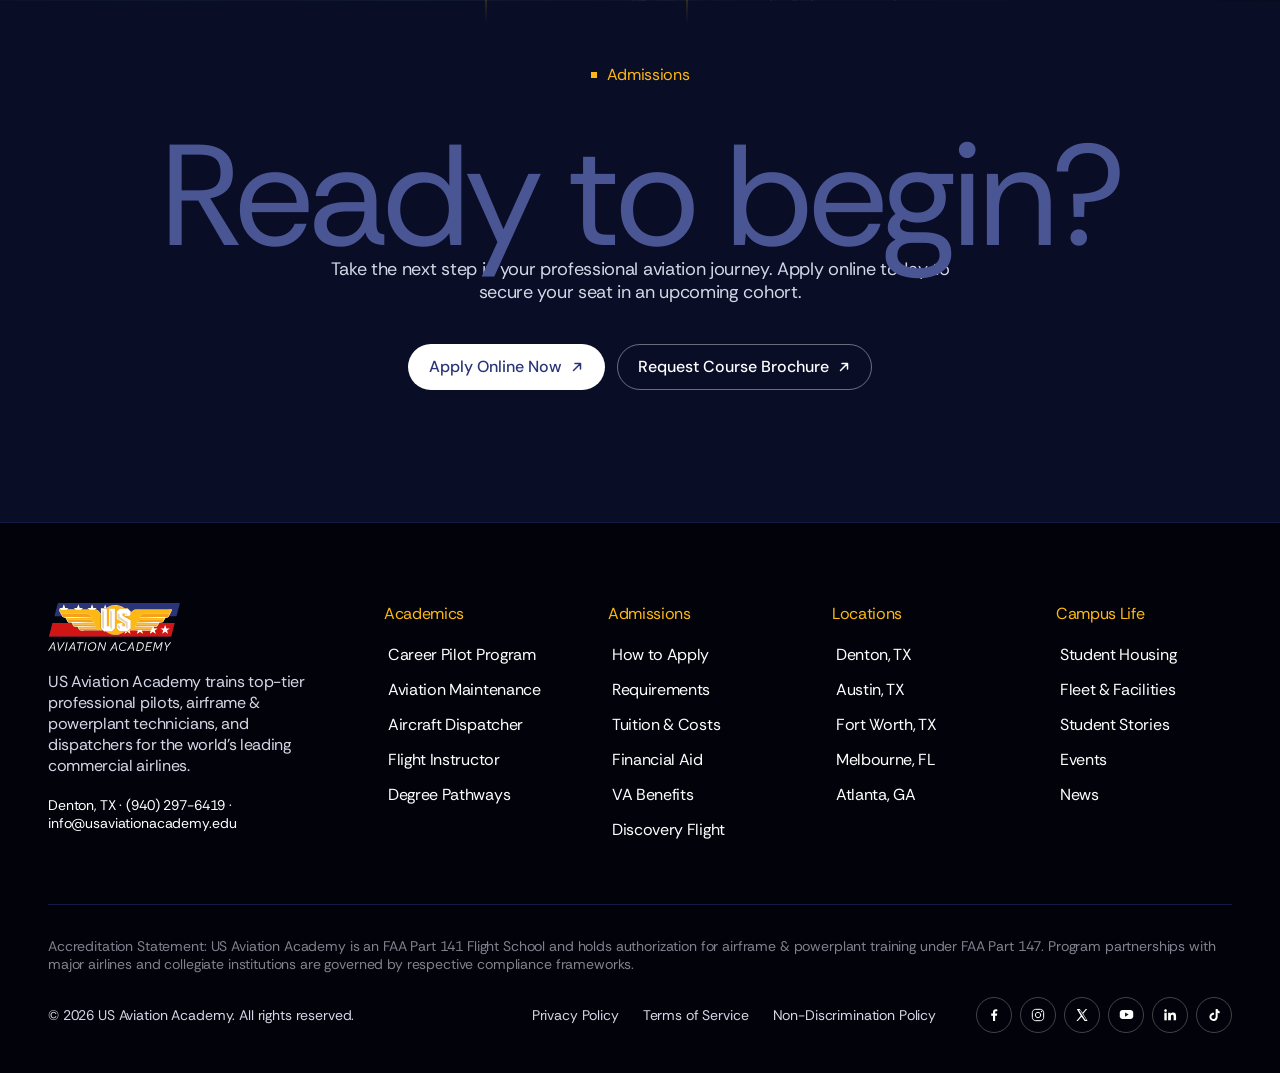
<file: about.html>
<!doctype html>
<html lang="en">
<head>
  <meta charset="utf-8">
  <meta name="viewport" content="width=device-width, initial-scale=1">
  <title>About Us — US Aviation Academy</title>
  <meta name="description" content="Since 2004, US Aviation Academy has trained airline-ready pilots, A&amp;P technicians and dispatchers across multi-state campuses.">
  <link rel="preconnect" href="https://fonts.googleapis.com">
  <link rel="preconnect" href="https://fonts.gstatic.com" crossorigin>
  <link href="https://fonts.googleapis.com/css2?family=DM+Sans:opsz,wght@9..40,400;9..40,500&family=Rethink+Sans:wght@400;500&display=swap" rel="stylesheet">
  <link href="https://api.fontshare.com/v2/css?f[]=satoshi@400&display=swap" rel="stylesheet">
  <link rel="stylesheet" href="styles.css?v=16">
</head>
<body class="page-about">
  <a class="skip-link" href="#main">Skip to content</a>

  <!-- Full header (top of page) -->
  <header class="site-header" id="top">
    <div class="utility-nav">
      <nav class="utility-left" aria-label="Quick links">
        <a href="#">Current Students</a>
        <a href="#">Pilotbase Portal</a>
        <a href="#">Alumni Network</a>
      </nav>
      <nav class="utility-right" aria-label="Visitor links">
        <a href="#">Visit Campus</a>
        <a href="#">Request Info</a>
      </nav>
    </div>

    <div class="main-nav">
      <a class="logo" href="index.html" aria-label="US Aviation Academy home">
        <img src="assets/logo.svg" width="132" height="48" alt="US Aviation Academy">
      </a>
      <nav class="nav-menu" aria-label="Primary">
        <a href="index.html#programs">Academics</a>
        <a href="index.html#admissions">Admissions</a>
        <a href="index.html#locations">Locations</a>
        <a href="about.html" class="is-current">About USAA</a>
        <a href="index.html#news">Campus Life</a>
      </nav>
      <div class="nav-actions">
        <label class="search-bar">
          <span class="icon icon-search" aria-hidden="true"></span>
          <span class="sr-only">Search</span>
          <input type="search" placeholder="Search programs, campuses…">
        </label>
        <a class="btn btn-dark" href="index.html#admissions">Apply Now <span class="arrow" aria-hidden="true"></span></a>
        <button class="menu-toggle" type="button" aria-label="Open menu" aria-expanded="false" aria-controls="mobile-menu"><span></span><span></span></button>
      </div>
    </div>

    <nav class="sub-nav" aria-label="Secondary">
      <a href="index.html#programs">Degree Pathways</a>
      <a href="index.html#admissions">Tuition &amp; Costs</a>
      <a href="index.html#admissions">Financial Aid</a>
      <a href="index.html#admissions">VA Benefits</a>
      <a href="index.html#cta">Discovery Flight</a>
      <a href="index.html#locations">Campus Tour</a>
      <a href="index.html#news">News</a>
    </nav>
  </header>

  <!-- Floating sticky header (appears on scroll) -->
  <div class="sticky-nav" aria-hidden="true">
    <div class="sticky-pill">
      <a class="logo" href="index.html" tabindex="-1" aria-label="US Aviation Academy home">
        <img src="assets/logo-sticky.svg" width="99" height="36" alt="">
      </a>
      <nav class="nav-menu" aria-label="Primary (sticky)">
        <a href="index.html#programs" tabindex="-1">Academics</a>
        <a href="index.html#admissions" tabindex="-1">Admissions</a>
        <a href="index.html#locations" tabindex="-1">Locations</a>
        <a href="about.html" tabindex="-1" class="is-current">About USAA</a>
        <a href="index.html#news" tabindex="-1">Campus Life</a>
      </nav>
      <div class="nav-actions">
        <form class="pill-search" role="search" onsubmit="return false">
          <input type="search" placeholder="Search programs, campuses…" tabindex="-1" aria-label="Search">
          <button type="button" class="pill-search-btn" tabindex="-1" aria-label="Open search"><span class="icon icon-search" aria-hidden="true"></span></button>
        </form>
        <a class="btn btn-ink" href="index.html#admissions" tabindex="-1">Apply Now <span class="arrow" aria-hidden="true"></span></a>
        <button class="menu-toggle" type="button" tabindex="-1" aria-label="Open menu" aria-expanded="false" aria-controls="mobile-menu"><span></span><span></span></button>
      </div>
    </div>
  </div>

  <!-- Mobile menu -->
  <div class="mobile-menu" id="mobile-menu" hidden>
    <nav aria-label="Mobile">
      <a href="index.html#programs">Academics</a>
      <a href="index.html#admissions">Admissions</a>
      <a href="index.html#locations">Locations</a>
      <a href="about.html" class="is-current">About USAA</a>
      <a href="index.html#news">Campus Life</a>
    </nav>
    <div class="mobile-menu-foot">
      <a class="btn btn-light" href="index.html#admissions">Apply Now <span class="arrow" aria-hidden="true"></span></a>
      <a class="btn btn-outline-dark" href="#">Request Info <span class="arrow" aria-hidden="true"></span></a>
    </div>
  </div>

  <main id="main">
    <!-- Page hero -->
    <section class="page-hero section-dark has-grid">
      <div class="wrap">
        <nav class="breadcrumbs hero-in" aria-label="Breadcrumb" style="--hd:0ms">
          <a href="index.html">Home</a><img src="assets/chevron-right.svg" width="12" height="12" alt="">
          <span aria-current="page">About Us</span>
        </nav>
        <div class="about-title">
          <div class="about-title-row">
            <h1 class="display-xl hero-in" style="--hd:400ms; --hy:40px">Training the next<br>generation of<br><span class="accent">aerospace professionals.</span></h1>
            <p class="about-lead hero-in" style="--hd:200ms">Established in 2004, US Aviation Academy operates multi-state campuses that cultivate airline-standard aviation excellence at industry-leading scale.</p>
          </div>
        </div>
        <figure class="about-banner"><img src="assets/airline-dna.png" alt="Academy pilots reviewing a flight plan beside a regional jet"></figure>
      </div>
    </section>

    <!-- Mission -->
    <section class="section mission" id="mission">
      <div class="wrap mission-split">
        <div class="mission-col slide-in from-left">
          <p class="eyebrow"><span class="bullet bullet-red"></span>Core Principles</p>
          <h2 class="h3">Our institutional mission</h2>
          <blockquote class="mission-quote">“US Aviation Academy exists to produce career-ready pilots, aviation mechanics, and certified dispatchers through airline-standard safety operations and curriculum at global scale.”</blockquote>
        </div>
        <div class="mission-col origins slide-in from-right">
          <p class="eyebrow"><span class="bullet bullet-red"></span>Our Origins</p>
          <h2 class="h3">The founding story.</h2>
          <p class="origins-lead">Established in 2004 with a single training airplane, US Aviation Academy has grown into one of the nation's premier training networks.</p>
          <p class="origins-body">Today we manage a standardized fleet of over 200 aircraft across multiple state bases, with standard operating procedures directly aligned with global air carrier requirements.</p>
        </div>
      </div>
    </section>

    <!-- Leadership -->
    <section class="section leadership" id="leadership">
      <div class="wrap">
        <div class="section-header heading-in">
          <p class="eyebrow"><span class="bullet bullet-red"></span>Academy Executives</p>
          <h2 class="display-lg scroll-words">Led by airline professionals.</h2>
        </div>
        <div class="leaders-grid">
          <article class="leader-card reveal-up" style="--d:0ms">
            <span class="leader-portrait"><img class="zoom-in" src="assets/leader-robert-walz.png" alt="Portrait of Robert Walz" style="object-position:66% center"></span>
            <div class="leader-meta"><div class="name-role"><h3>Robert Walz</h3><p>President &amp; CEO</p></div><span class="divider"></span><p class="bio">Former airline captain with 20+ years of air carrier training leadership.</p></div>
          </article>
          <article class="leader-card reveal-up" style="--d:100ms">
            <span class="leader-portrait"><img class="zoom-in" src="assets/leader-sarah-chen.png" alt="Portrait of Sarah Chen" style="object-position:60.5% center"></span>
            <div class="leader-meta"><div class="name-role"><h3>Sarah Chen</h3><p>VP of Training</p></div><span class="divider"></span><p class="bio">15,000+ logged hours, leading standard operating syllabus alignment.</p></div>
          </article>
          <article class="leader-card reveal-up" style="--d:200ms">
            <span class="leader-portrait"><img class="zoom-in" src="assets/leader-james-rodriguez.png" alt="Portrait of James Rodriguez" style="object-position:89.4% center"></span>
            <div class="leader-meta"><div class="name-role"><h3>James Rodriguez</h3><p>Director of Maintenance</p></div><span class="divider"></span><p class="bio">FAA A&amp;P/IA certified, managing our multi-state fleet maintenance hangars.</p></div>
          </article>
          <article class="leader-card reveal-up" style="--d:300ms">
            <span class="leader-portrait"><img class="zoom-in" src="assets/leader-patricia-williams.png" alt="Portrait of Patricia Williams" style="object-position:62.9% center"></span>
            <div class="leader-meta"><div class="name-role"><h3>Patricia Williams</h3><p>VP of Student Affairs</p></div><span class="divider"></span><p class="bio">Directs international relations, M-1 visa compliance, and collegiate partnerships.</p></div>
          </article>
        </div>
      </div>
    </section>

    <!-- Stats band -->
    <section class="stats-band section-dark">
      <div class="wrap">
        <div class="band-grid count-group">
          <div class="band-stat"><span class="value" data-count="200" data-suffix="+">200+</span><span class="bar"></span><span class="label">Aircraft fleet</span></div>
          <div class="band-stat"><span class="value" data-count="8" data-suffix="">8</span><span class="bar"></span><span class="label">Training bases</span></div>
          <div class="band-stat"><span class="value" data-count="1200" data-suffix="+" data-comma>1,200+</span><span class="bar"></span><span class="label">Enrolled students</span></div>
          <div class="band-stat"><span class="value accent" data-count="93" data-suffix="%">93%</span><span class="bar"></span><span class="label">First-attempt checkrides</span></div>
          <div class="band-stat"><span class="value" data-count="40" data-suffix="+">40+</span><span class="bar"></span><span class="label">Airline partners</span></div>
        </div>
      </div>
    </section>

    <!-- Accreditation -->
    <section class="section accreditation" id="accreditation">
      <div class="wrap">
        <div class="section-header heading-in">
          <p class="eyebrow"><span class="bullet bullet-red"></span>Industry Endorsements</p>
          <h2 class="display-lg scroll-words">Accreditation &amp; partnerships.</h2>
        </div>
        <div class="accred-grid">
          <article class="accred-card is-active reveal-up" tabindex="0" style="--d:0ms">
            <img src="assets/accred-faa-141.png" alt="">
            <div class="accred-copy"><h3>FAA Part<br>141 Certified</h3><p>Fully accredited, rigid training schedules approved directly by FAA flight standards.</p></div>
          </article>
          <article class="accred-card reveal-up" tabindex="0" style="--d:100ms">
            <img src="assets/accred-accsc.png" alt="">
            <div class="accred-copy"><h3>ACCSC<br>Accredited</h3><p>Accrediting Commission of Career Schools and Colleges approved standards of excellence.</p></div>
          </article>
          <article class="accred-card reveal-up" tabindex="0" style="--d:200ms">
            <img src="assets/accred-va.png" alt="">
            <div class="accred-copy"><h3>VA Approved<br>Benefits</h3><p>Authorized training provider accepting standard GI Bill education pathway funding.</p></div>
          </article>
          <article class="accred-card reveal-up" tabindex="0" style="--d:300ms">
            <img src="assets/accred-airline-sop.png" alt="">
            <div class="accred-copy"><h3>Airline SOP<br>Syllabus</h3><p>Syllabus aligned with regional and legacy commercial carrier checkride parameters.</p></div>
          </article>
        </div>
      </div>
    </section>

    <!-- Values -->
    <section class="section values" id="values">
      <div class="wrap">
        <div class="section-header heading-in">
          <p class="eyebrow"><span class="bullet bullet-red"></span>The Academy Standard</p>
          <h2 class="display-lg scroll-words">Our foundational values.</h2>
        </div>
        <div class="values-grid">
          <article class="value-card reveal-up draw-line" style="--d:0ms">
            <span class="index">01</span>
            <div class="value-body"><span class="value-illustration"><img src="assets/value-safety.png?v=2" alt=""></span><h3>Safety first</h3><p>Checklists, strict crew resource management, and rigorous standards from flight one.</p></div>
          </article>
          <article class="value-card reveal-up draw-line" style="--d:100ms">
            <span class="index">02</span>
            <div class="value-body"><span class="value-illustration"><img src="assets/value-academic.png?v=2" alt=""></span><h3>Academic excellence</h3><p>Collegiate curriculum integrated with industry-standard aviation platforms.</p></div>
          </article>
          <article class="value-card reveal-up draw-line" style="--d:200ms">
            <span class="index">03</span>
            <div class="value-body"><span class="value-illustration"><img src="assets/value-mentorship.png?v=2" alt=""></span><h3>Mentorship community</h3><p>Lasting networks pairing candidates with retired legacy carrier pilots.</p></div>
          </article>
        </div>
      </div>
    </section>

    <!-- Timeline -->
    <section class="section timeline" id="story">
      <div class="wrap">
        <div class="section-header heading-in">
          <p class="eyebrow"><span class="bullet bullet-red"></span>Operational Milestones</p>
          <h2 class="display-lg scroll-words">Our institutional story.</h2>
        </div>
        <ol class="timeline-flow">
          <li class="timeline-row reveal-up draw-line">
            <span class="year">2004</span>
            <div class="event"><h3 class="h6">Founded in Denton, TX</h3><p>Operations begin with a single training aircraft and regional ground school.</p></div>
          </li>
          <li class="timeline-row reveal-up draw-line">
            <span class="year">2008</span>
            <div class="event"><h3 class="h6">FAA Part 141 approval</h3><p>First major syllabus expansion, authorizing accelerated pilot pathways.</p></div>
          </li>
          <li class="timeline-row reveal-up draw-line">
            <span class="year">2012</span>
            <div class="event"><h3 class="h6">Fleet expands to 50</h3><p>Launch of dedicated advanced multi-engine commercial tracks.</p></div>
          </li>
          <li class="timeline-row reveal-up draw-line">
            <span class="year">2016</span>
            <div class="event"><h3 class="h6">Multi-campus footprint</h3><p>Specialized auxiliary training centers open across multiple states.</p></div>
          </li>
          <li class="timeline-row reveal-up draw-line">
            <span class="year">2020</span>
            <div class="event"><h3 class="h6">200+ aircraft milestone</h3><p>Recognized as one of the largest standardized glass-cockpit flight schools.</p></div>
          </li>
          <li class="timeline-row is-latest reveal-up draw-line">
            <span class="year">2024</span>
            <div class="event"><h3 class="h6">Florida launch &amp; degree pathways</h3><p>Melbourne base opens alongside the Texas State University transfer articulation.</p></div>
          </li>
        </ol>
      </div>
    </section>

    <!-- Pre-footer CTA -->
    <section class="cta" id="cta">
      <div class="cta-visual" aria-label="Training aircraft — move across the image to reveal it in flight">
        <img class="cta-base" src="assets/cta-plane-1.png" alt="Cessna training aircraft in a hangar">
        <div class="cta-window">
          <img class="cta-reveal" src="assets/cta-plane-2.png" alt="" aria-hidden="true">
        </div>
        <img class="cta-divider left" src="assets/cta-divider-1.svg" width="2" height="347" alt="" aria-hidden="true">
        <img class="cta-divider right" src="assets/cta-divider-2.svg" width="2" height="348" alt="" aria-hidden="true">
      </div>
      <div class="cta-content wrap">
        <p class="eyebrow eyebrow-yellow reveal-up"><span class="bullet"></span>Admissions</p>
        <h2 class="display-xl scroll-words on-dark">Ready to begin?</h2>
        <p class="cta-lead reveal-up">Take the next step in your professional aviation journey. Apply online today to secure your seat in an upcoming cohort.</p>
        <div class="btn-row center reveal-up">
          <a class="btn btn-light" href="index.html#admissions">Apply Online Now <span class="arrow" aria-hidden="true"></span></a>
          <a class="btn btn-outline-dark" href="#">Request Course Brochure <span class="arrow" aria-hidden="true"></span></a>
        </div>
      </div>
    </section>
  </main>

  <footer class="footer">
    <div class="wrap">
      <div class="footer-top">
        <div class="footer-brand">
          <img src="assets/logo-reversed.svg" width="132" height="48" alt="US Aviation Academy">
          <p>US Aviation Academy trains top-tier professional pilots, airframe &amp; powerplant technicians, and dispatchers for the world's leading commercial airlines.</p>
          <p class="contact">Denton, TX · <a href="tel:+19402976419">(940) 297-6419</a> · <a href="mailto:info@usaviationacademy.edu">info@usaviationacademy.edu</a></p>
        </div>
        <div class="footer-columns">
          <nav class="reveal-up" style="--d:0ms" aria-label="Academics"><h4>Academics</h4><a class="flink" href="career-pilot.html"><span>Career Pilot Program</span></a><a class="flink" href="#"><span>Aviation Maintenance</span></a><a class="flink" href="#"><span>Aircraft Dispatcher</span></a><a class="flink" href="#"><span>Flight Instructor</span></a><a class="flink" href="#"><span>Degree Pathways</span></a></nav>
          <nav class="reveal-up" style="--d:100ms" aria-label="Admissions"><h4>Admissions</h4><a class="flink" href="#"><span>How to Apply</span></a><a class="flink" href="#"><span>Requirements</span></a><a class="flink" href="#"><span>Tuition &amp; Costs</span></a><a class="flink" href="#"><span>Financial Aid</span></a><a class="flink" href="#"><span>VA Benefits</span></a><a class="flink" href="#"><span>Discovery Flight</span></a></nav>
          <nav class="reveal-up" style="--d:200ms" aria-label="Locations"><h4>Locations</h4><a class="flink" href="#"><span>Denton, TX</span></a><a class="flink" href="#"><span>Austin, TX</span></a><a class="flink" href="#"><span>Fort Worth, TX</span></a><a class="flink" href="#"><span>Melbourne, FL</span></a><a class="flink" href="#"><span>Atlanta, GA</span></a></nav>
          <nav class="reveal-up" style="--d:300ms" aria-label="Campus Life"><h4>Campus Life</h4><a class="flink" href="#"><span>Student Housing</span></a><a class="flink" href="#"><span>Fleet &amp; Facilities</span></a><a class="flink" href="#"><span>Student Stories</span></a><a class="flink" href="#"><span>Events</span></a><a class="flink" href="#"><span>News</span></a></nav>
        </div>
      </div>
      <div class="footer-legal">
        <p class="accreditation">Accreditation Statement: US Aviation Academy is an FAA Part 141 Flight School and holds authorization for airframe &amp; powerplant training under FAA Part 147. Program partnerships with major airlines and collegiate institutions are governed by respective compliance frameworks.</p>
        <div class="footer-bottom-row">
          <p>© 2026 US Aviation Academy. All rights reserved.</p>
          <div class="bottom-right">
            <nav class="legal-links" aria-label="Legal"><a href="#">Privacy Policy</a><a href="#">Terms of Service</a><a href="#">Non-Discrimination Policy</a></nav>
            <div class="footer-social">
              <a href="#" aria-label="Facebook"><img src="assets/social-facebook.svg" width="16" height="16" alt=""></a>
              <a href="#" aria-label="Instagram"><img src="assets/social-instagram.svg" width="16" height="16" alt=""></a>
              <a href="#" aria-label="X"><img src="assets/social-x.svg" width="16" height="16" alt=""></a>
              <a href="#" aria-label="YouTube"><img src="assets/social-youtube.svg" width="17" height="17" alt=""></a>
              <a href="#" aria-label="LinkedIn"><img src="assets/social-linkedin.svg" width="16" height="16" alt=""></a>
              <a href="#" aria-label="TikTok"><img src="assets/social-tiktok.svg" width="16" height="16" alt=""></a>
            </div>
          </div>
        </div>
      </div>
    </div>
  </footer>

  <script src="vendor/lenis.min.js"></script>
  <script src="main.js?v=11"></script>
</body>
</html>
</file>
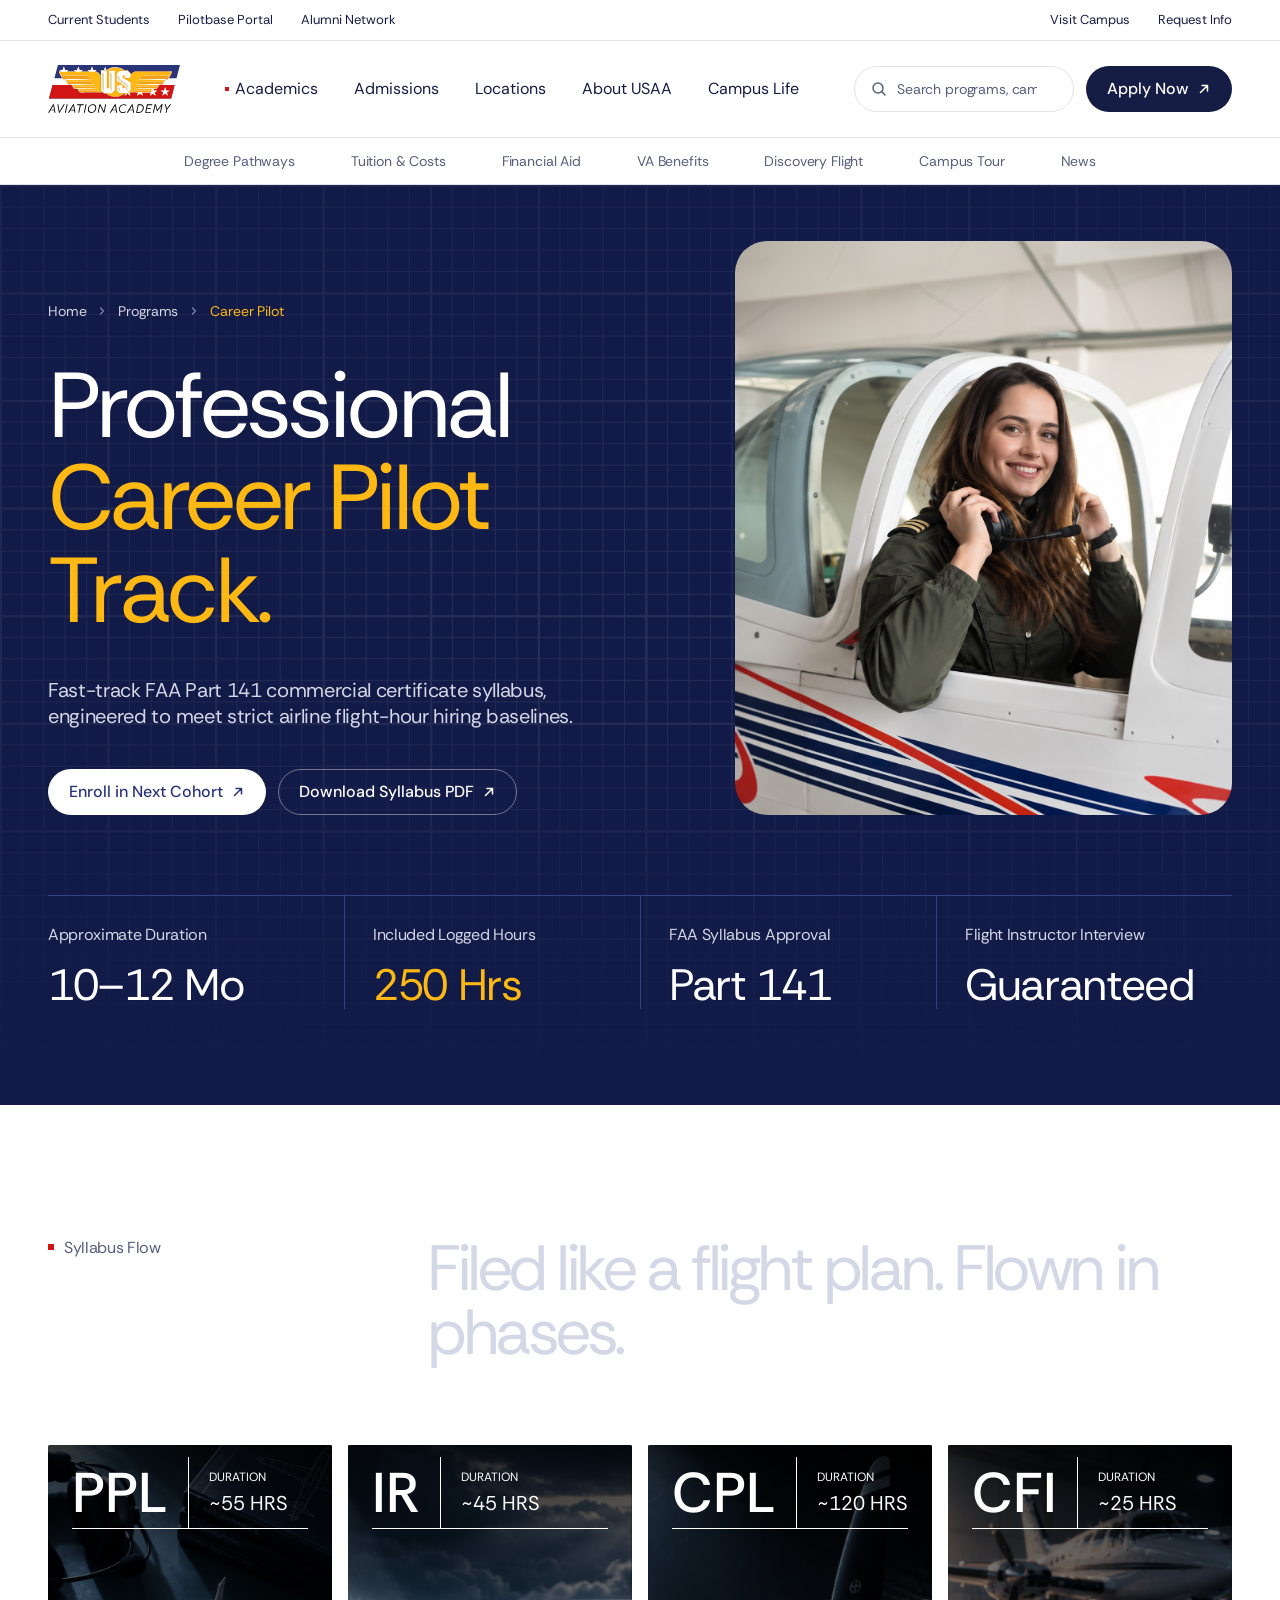
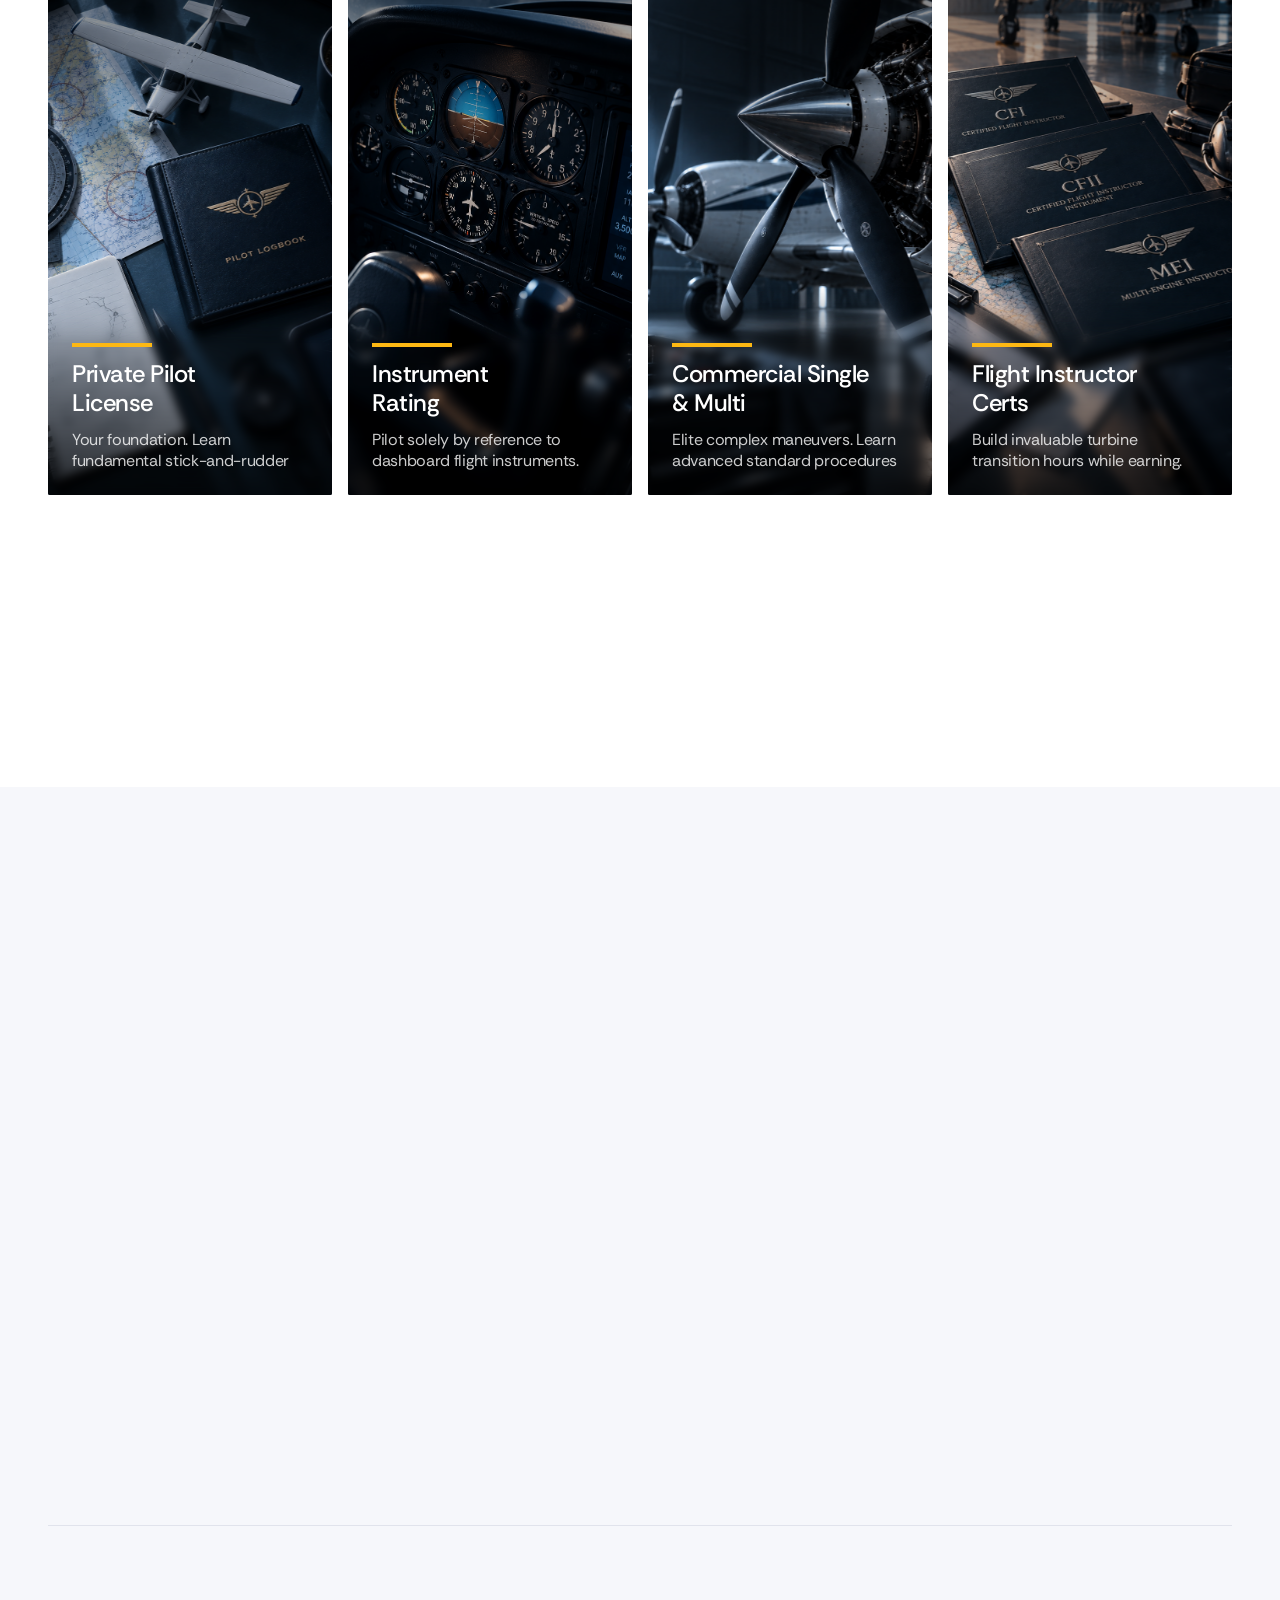
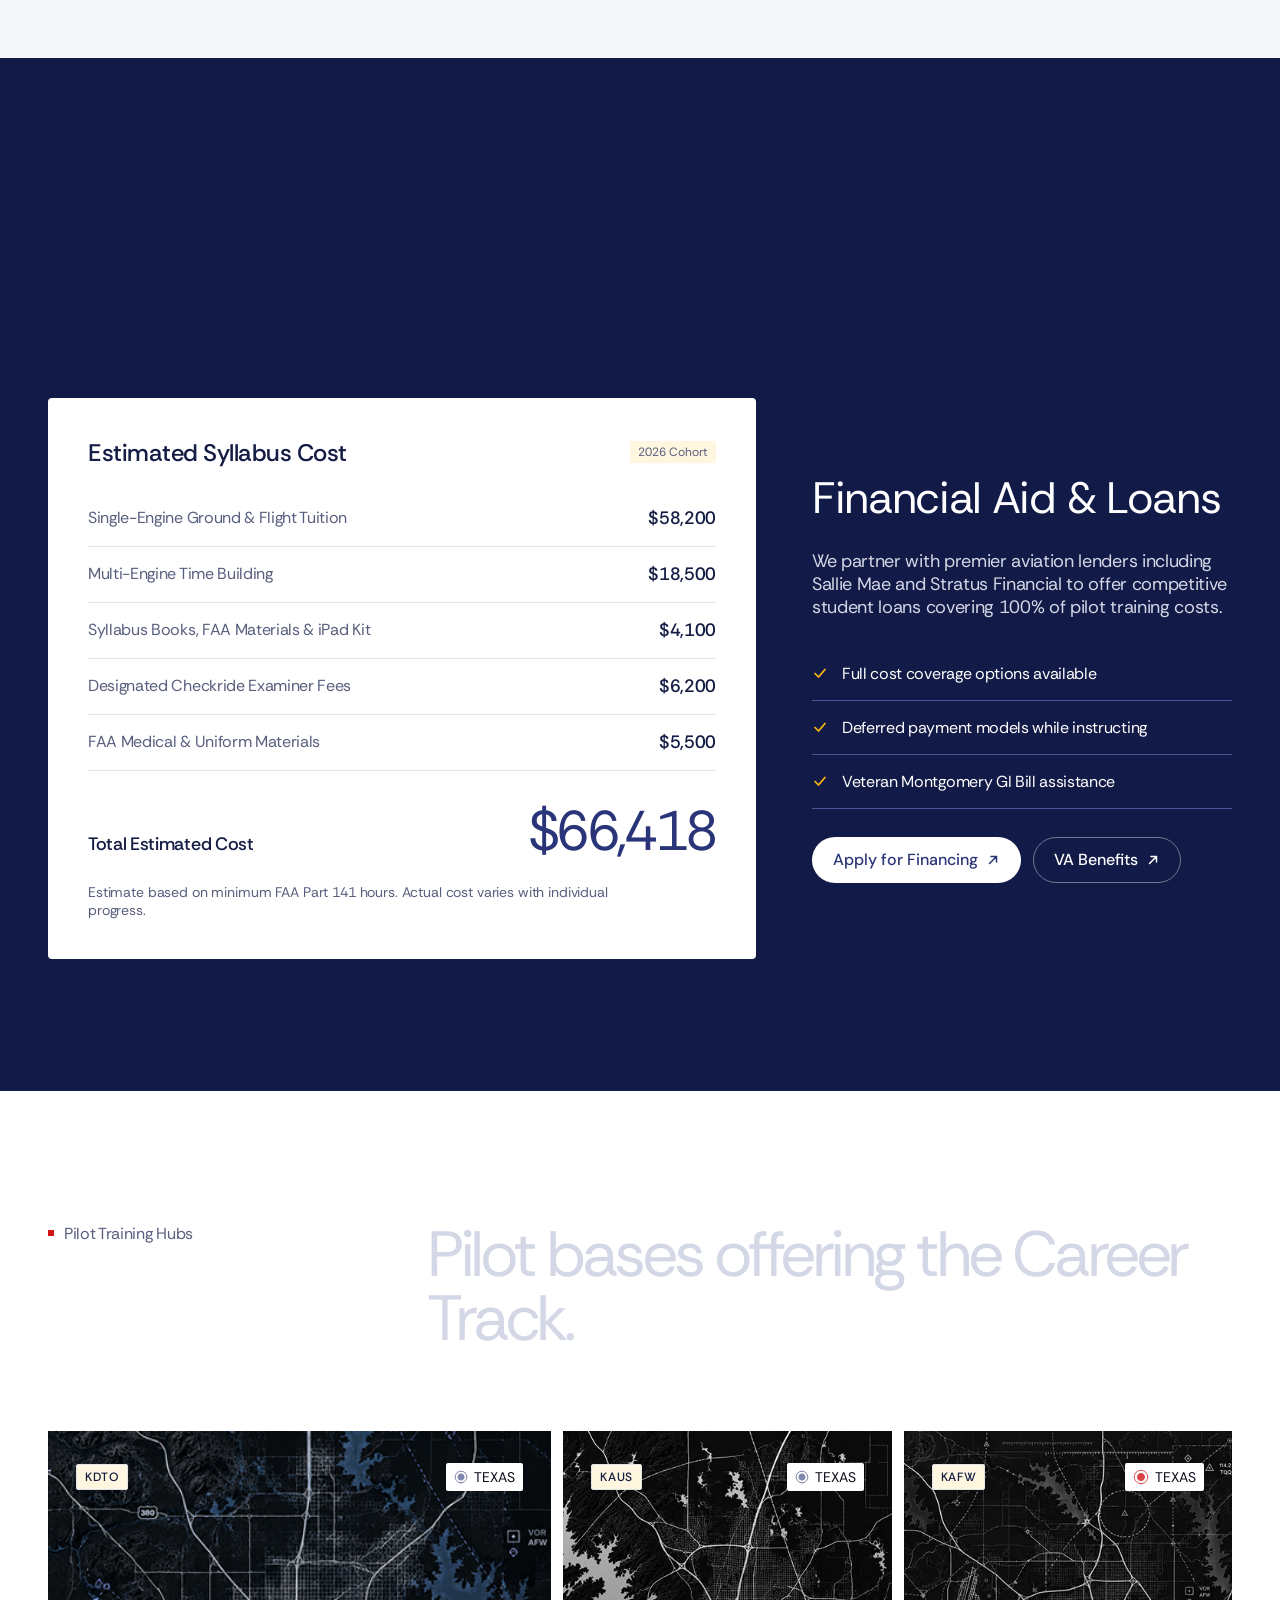
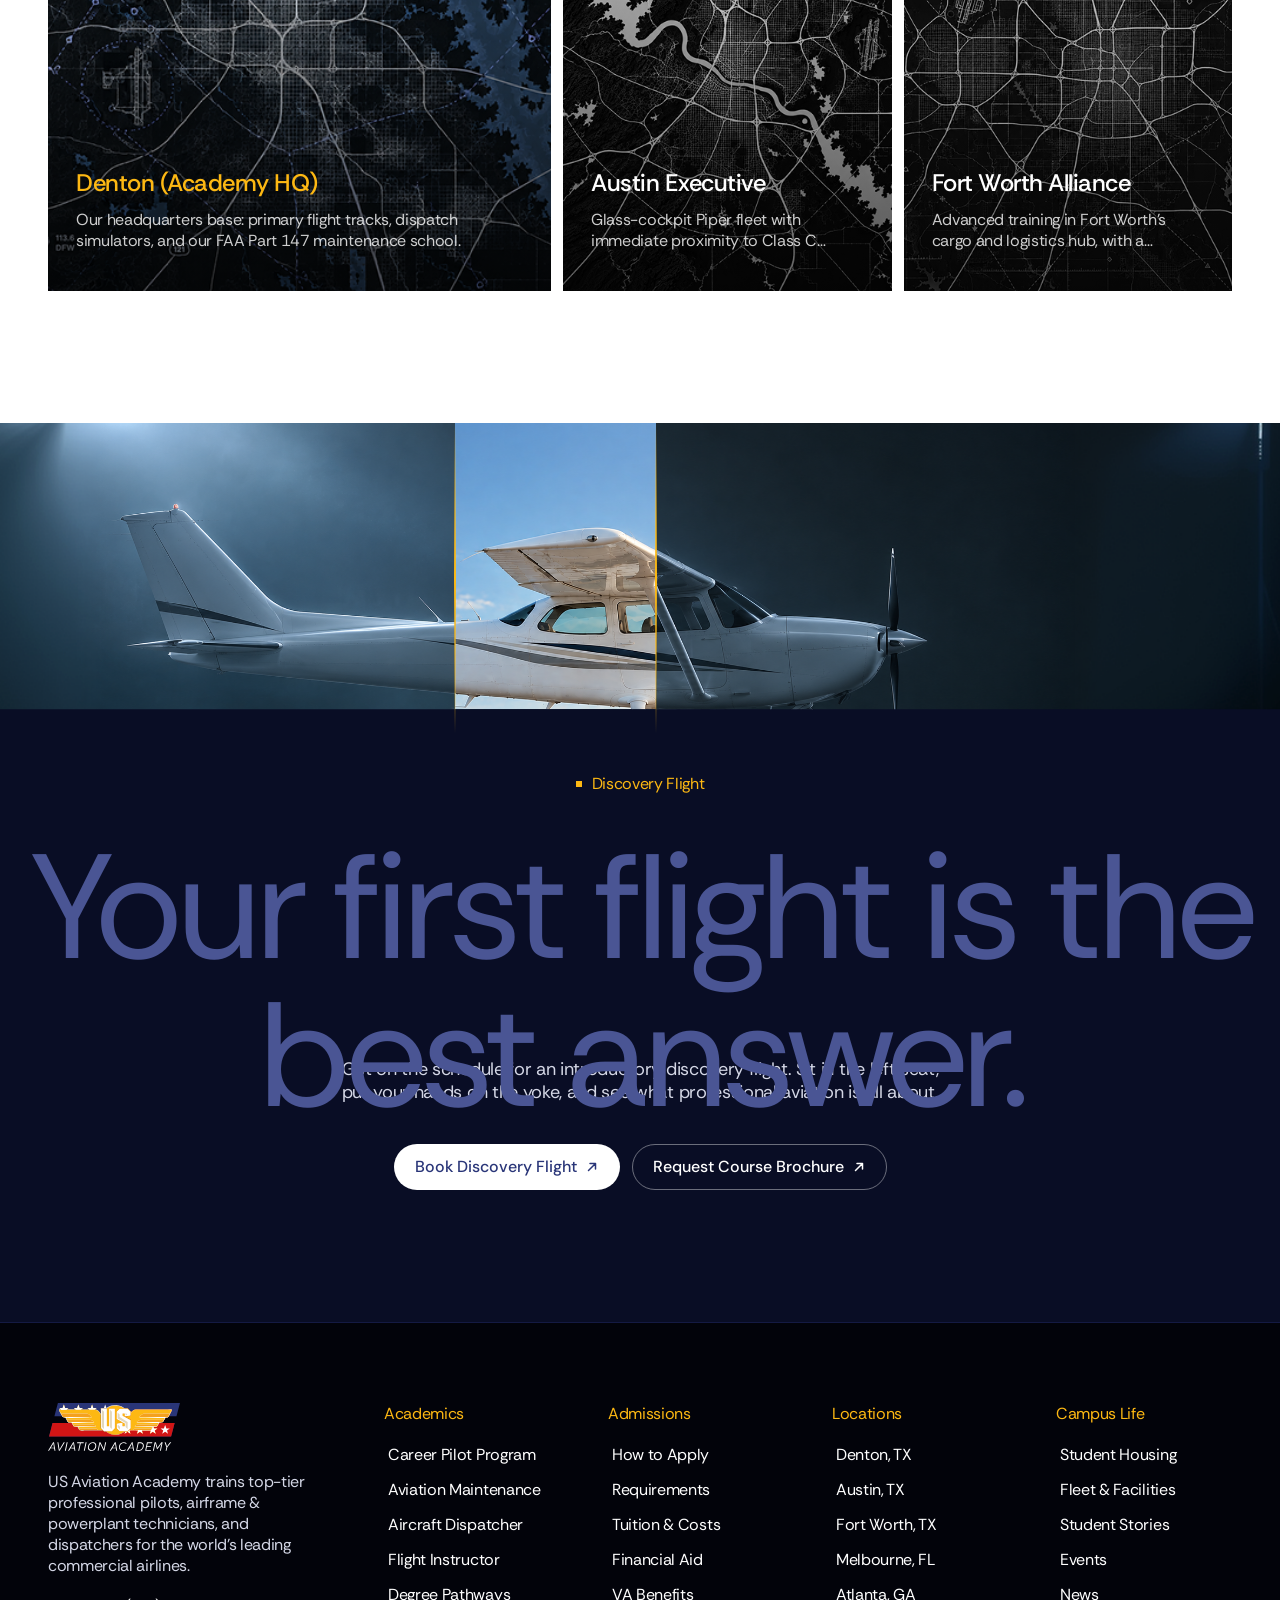
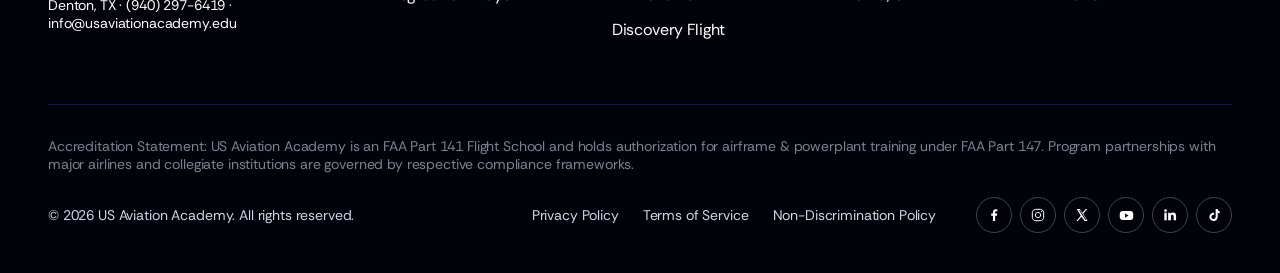
<file: career-pilot.html>
<!doctype html>
<html lang="en">
<head>
  <meta charset="utf-8">
  <meta name="viewport" content="width=device-width, initial-scale=1">
  <title>Career Pilot Track — US Aviation Academy</title>
  <meta name="description" content="Fast-track FAA Part 141 career pilot syllabus: 10–12 months, 250 logged hours, guaranteed flight instructor interview.">
  <link rel="preconnect" href="https://fonts.googleapis.com">
  <link rel="preconnect" href="https://fonts.gstatic.com" crossorigin>
  <link href="https://fonts.googleapis.com/css2?family=DM+Sans:opsz,wght@9..40,400;9..40,500&family=Rethink+Sans:wght@400;500&display=swap" rel="stylesheet">
  <link href="https://api.fontshare.com/v2/css?f[]=satoshi@400&display=swap" rel="stylesheet">
  <link rel="stylesheet" href="styles.css?v=16">
</head>
<body class="page-program">
  <a class="skip-link" href="#main">Skip to content</a>

  <!-- Full header (top of page) -->
  <header class="site-header" id="top">
    <div class="utility-nav">
      <nav class="utility-left" aria-label="Quick links">
        <a href="#">Current Students</a>
        <a href="#">Pilotbase Portal</a>
        <a href="#">Alumni Network</a>
      </nav>
      <nav class="utility-right" aria-label="Visitor links">
        <a href="#">Visit Campus</a>
        <a href="#">Request Info</a>
      </nav>
    </div>

    <div class="main-nav">
      <a class="logo" href="index.html" aria-label="US Aviation Academy home">
        <img src="assets/logo.svg" width="132" height="48" alt="US Aviation Academy">
      </a>
      <nav class="nav-menu" aria-label="Primary">
        <a href="index.html#programs" class="is-current">Academics</a>
        <a href="index.html#admissions">Admissions</a>
        <a href="index.html#locations">Locations</a>
        <a href="about.html">About USAA</a>
        <a href="index.html#news">Campus Life</a>
      </nav>
      <div class="nav-actions">
        <label class="search-bar">
          <span class="icon icon-search" aria-hidden="true"></span>
          <span class="sr-only">Search</span>
          <input type="search" placeholder="Search programs, campuses…">
        </label>
        <a class="btn btn-dark" href="index.html#admissions">Apply Now <span class="arrow" aria-hidden="true"></span></a>
        <button class="menu-toggle" type="button" aria-label="Open menu" aria-expanded="false" aria-controls="mobile-menu"><span></span><span></span></button>
      </div>
    </div>

    <nav class="sub-nav" aria-label="Secondary">
      <a href="index.html#programs">Degree Pathways</a>
      <a href="index.html#admissions">Tuition &amp; Costs</a>
      <a href="index.html#admissions">Financial Aid</a>
      <a href="index.html#admissions">VA Benefits</a>
      <a href="index.html#cta">Discovery Flight</a>
      <a href="index.html#locations">Campus Tour</a>
      <a href="index.html#news">News</a>
    </nav>
  </header>

  <!-- Floating sticky header (appears on scroll) -->
  <div class="sticky-nav" aria-hidden="true">
    <div class="sticky-pill">
      <a class="logo" href="index.html" tabindex="-1" aria-label="US Aviation Academy home">
        <img src="assets/logo-sticky.svg" width="99" height="36" alt="">
      </a>
      <nav class="nav-menu" aria-label="Primary (sticky)">
        <a href="index.html#programs" tabindex="-1" class="is-current">Academics</a>
        <a href="index.html#admissions" tabindex="-1">Admissions</a>
        <a href="index.html#locations" tabindex="-1">Locations</a>
        <a href="about.html" tabindex="-1">About USAA</a>
        <a href="index.html#news" tabindex="-1">Campus Life</a>
      </nav>
      <div class="nav-actions">
        <form class="pill-search" role="search" onsubmit="return false">
          <input type="search" placeholder="Search programs, campuses…" tabindex="-1" aria-label="Search">
          <button type="button" class="pill-search-btn" tabindex="-1" aria-label="Open search"><span class="icon icon-search" aria-hidden="true"></span></button>
        </form>
        <a class="btn btn-ink" href="index.html#admissions" tabindex="-1">Apply Now <span class="arrow" aria-hidden="true"></span></a>
        <button class="menu-toggle" type="button" tabindex="-1" aria-label="Open menu" aria-expanded="false" aria-controls="mobile-menu"><span></span><span></span></button>
      </div>
    </div>
  </div>

  <!-- Mobile menu -->
  <div class="mobile-menu" id="mobile-menu" hidden>
    <nav aria-label="Mobile">
      <a href="index.html#programs" class="is-current">Academics</a>
      <a href="index.html#admissions">Admissions</a>
      <a href="index.html#locations">Locations</a>
      <a href="about.html">About USAA</a>
      <a href="index.html#news">Campus Life</a>
    </nav>
    <div class="mobile-menu-foot">
      <a class="btn btn-light" href="index.html#admissions">Apply Now <span class="arrow" aria-hidden="true"></span></a>
      <a class="btn btn-outline-dark" href="#">Request Info <span class="arrow" aria-hidden="true"></span></a>
    </div>
  </div>

  <main id="main">
    <!-- Program hero -->
    <section class="program-hero section-dark has-grid grid-fade">
      <div class="wrap">
        <div class="hero-info">
          <div class="title-block">
            <nav class="breadcrumbs hero-in" aria-label="Breadcrumb" style="--hd:0ms">
              <a href="index.html">Home</a><img src="assets/chevron-right.svg" width="12" height="12" alt="">
              <a href="index.html#programs">Programs</a><img src="assets/chevron-right.svg" width="12" height="12" alt="">
              <span aria-current="page">Career Pilot</span>
            </nav>
            <h1 class="display-xl hero-in" style="--hd:400ms; --hy:40px">Professional<br><span class="accent">Career Pilot<br>Track.</span></h1>
            <p class="program-lead hero-in" style="--hd:200ms">Fast-track FAA Part 141 commercial certificate syllabus, engineered to meet strict airline flight-hour hiring baselines.</p>
            <div class="btn-row hero-in" style="--hd:300ms">
              <a class="btn btn-light" href="index.html#admissions">Enroll in Next Cohort <span class="arrow" aria-hidden="true"></span></a>
              <a class="btn btn-outline-dark" href="#">Download Syllabus PDF <span class="arrow" aria-hidden="true"></span></a>
            </div>
          </div>
          <figure class="program-hero-image hero-in" style="--hd:500ms; --hy:40px"><img src="assets/program-pilot.png" alt="Smiling career pilot student leaning out of a training aircraft cockpit"></figure>
        </div>
        <dl class="quick-stats count-group">
          <div class="quick-stat reveal-up" style="--d:0ms"><dt>Approximate Duration</dt><dd>10–12 Mo</dd></div>
          <div class="quick-stat reveal-up" style="--d:100ms"><dt>Included Logged Hours</dt><dd class="accent" data-count="250" data-suffix=" Hrs">250 Hrs</dd></div>
          <div class="quick-stat reveal-up" style="--d:200ms"><dt>FAA Syllabus Approval</dt><dd>Part 141</dd></div>
          <div class="quick-stat reveal-up" style="--d:300ms"><dt>Flight Instructor Interview</dt><dd>Guaranteed</dd></div>
        </dl>
      </div>
    </section>

    <!-- Flight plan -->
    <section class="section flight-plan" id="syllabus">
      <div class="wrap">
        <div class="section-header heading-in">
          <p class="eyebrow"><span class="bullet bullet-red"></span>Syllabus Flow</p>
          <h2 class="display-lg scroll-words">Filed like a flight plan. Flown in phases.</h2>
        </div>
        <ol class="phases-grid">
          <li class="phase-card reveal-up" style="--d:0ms">
            <img class="phase-photo zoom-in" src="assets/phase-ppl.png" alt="Flight planning desk with a model aircraft, charts and pilot logbook">
            <img class="phase-glow" src="assets/phase-glow-1.svg" alt="" aria-hidden="true">
            <div class="phase-top"><span class="phase-code">PPL</span><span class="phase-duration"><small>DURATION</small>~55 HRS</span></div>
            <div class="phase-bottom"><span class="phase-bar"></span><h3>Private Pilot<br>License</h3><p>Your foundation. Learn fundamental stick-and-rudder aerodynamic skills, navigation, FAA flight regulations, and execute your first solo flight.</p></div>
          </li>
          <li class="phase-card reveal-up" style="--d:100ms">
            <img class="phase-photo zoom-in" src="assets/phase-ir.png" alt="Glass-cockpit instrument panel in cloud">
            <img class="phase-glow" src="assets/phase-glow-1.svg" alt="" aria-hidden="true">
            <div class="phase-top"><span class="phase-code">IR</span><span class="phase-duration"><small>DURATION</small>~45 HRS</span></div>
            <div class="phase-bottom"><span class="phase-bar"></span><h3>Instrument<br>Rating</h3><p>Pilot solely by reference to dashboard flight instruments. Master flying in clouds, weather patterns, and advanced ATC radio procedures.</p></div>
          </li>
          <li class="phase-card reveal-up" style="--d:200ms">
            <img class="phase-photo zoom-in" src="assets/phase-cpl.png" alt="Twin-engine aircraft propeller in the hangar">
            <img class="phase-glow" src="assets/phase-glow-2.svg" alt="" aria-hidden="true">
            <div class="phase-top"><span class="phase-code">CPL</span><span class="phase-duration"><small>DURATION</small>~120 HRS</span></div>
            <div class="phase-bottom"><span class="phase-bar"></span><h3>Commercial Single<br>&amp; Multi</h3><p>Elite complex maneuvers. Learn advanced standard procedures on our high-performance Piper twin-engine aircraft.</p></div>
          </li>
          <li class="phase-card reveal-up" style="--d:300ms">
            <img class="phase-photo zoom-in" src="assets/phase-cfi.png" alt="CFI, CFII and MEI instructor certificates on a desk">
            <img class="phase-glow" src="assets/phase-glow-2.svg" alt="" aria-hidden="true">
            <div class="phase-top"><span class="phase-code">CFI</span><span class="phase-duration"><small>DURATION</small>~25 HRS</span></div>
            <div class="phase-bottom"><span class="phase-bar"></span><h3>Flight Instructor<br>Certs</h3><p>Build invaluable turbine transition hours while earning. Gain your CFI, CFII, and Multi-Engine Instructor (MEI) checkride certificates.</p></div>
          </li>
        </ol>
        <div class="syllabus-total reveal-up count-group">
          <p>Total syllabus flight time, from first lesson to instructor certificate</p>
          <p class="total"><span data-count="245" data-prefix="~">~245</span><small>HRS</small></p>
        </div>
      </div>
    </section>

    <!-- Fleet -->
    <section class="section fleet" id="fleet">
      <div class="wrap">
        <div class="section-header heading-in">
          <p class="eyebrow"><span class="bullet bullet-red"></span>Training Equipment</p>
          <h2 class="display-lg scroll-words">Train on a standardized fleet.</h2>
        </div>
        <div class="fleet-grid draw-line">
          <article class="aircraft-card reveal-up" style="--d:0ms">
            <span class="aircraft-media"><img class="zoom-in" src="assets/fleet-cessna-172.png" alt="Cessna 172 Skyhawk trainer on the ramp at sunset" style="height:100%;left:-7.58%;top:0;width:138.32%"></span>
            <div class="aircraft-details"><span class="tag">Single-Engine</span><h3 class="h6">Cessna 172 Skyhawk</h3><p>The industry-standard trainer, standardized with Garmin G1000 glass cockpits.</p></div>
          </article>
          <article class="aircraft-card reveal-up" style="--d:100ms">
            <span class="aircraft-media"><img class="zoom-in" src="assets/fleet-piper-archer.png" alt="Piper Archer TX parked outside the hangar at sunset" style="height:126.8%;left:0;top:-18.8%;width:100%"></span>
            <div class="aircraft-details"><span class="tag">Single-Engine</span><h3 class="h6">Piper Archer TX</h3><p>Low-wing single-engine trainer with air conditioning and modern G1000 flight decks.</p></div>
          </article>
          <article class="aircraft-card reveal-up" style="--d:200ms">
            <span class="aircraft-media"><img class="zoom-in" src="assets/fleet-piper-seminole.png" alt="Piper Seminole twin-engine aircraft in flight" style="inset:0;width:100%;height:100%;object-fit:cover"></span>
            <div class="aircraft-details"><span class="tag">Multi-Engine</span><h3 class="h6">Piper Seminole</h3><p>Advanced twin-engine platform for commercial multi-engine transition tracks.</p></div>
          </article>
          <article class="aircraft-card reveal-up" style="--d:300ms">
            <span class="aircraft-media"><img class="zoom-in" src="assets/fleet-redbird-sim.png" alt="Redbird FMX full-motion simulator in the training centre" style="inset:0;width:100%;height:100%;object-fit:cover"></span>
            <div class="aircraft-details"><span class="tag">Full-Motion Sim</span><h3 class="h6">Redbird FMX Sim</h3><p>FAA-approved full-motion simulator for advanced procedural and CRM checklist practice.</p></div>
          </article>
        </div>
      </div>
    </section>

    <!-- Pricing -->
    <section class="section section-dark pricing" id="pricing">
      <div class="wrap">
        <div class="section-header heading-in">
          <p class="eyebrow eyebrow-yellow"><span class="bullet"></span>Cost Transparency</p>
          <h2 class="display-lg scroll-words on-dark">Know the real number before you start.</h2>
        </div>
        <div class="pricing-split">
          <div class="cost-card slide-in from-left count-group">
            <div class="card-head"><h3 class="h6">Estimated Syllabus Cost</h3><span class="tag">2026 Cohort</span></div>
            <dl class="pricing-rows">
              <div class="pricing-row"><dt>Single-Engine Ground &amp; Flight Tuition</dt><dd>$58,200</dd></div>
              <div class="pricing-row"><dt>Multi-Engine Time Building</dt><dd>$18,500</dd></div>
              <div class="pricing-row"><dt>Syllabus Books, FAA Materials &amp; iPad Kit</dt><dd>$4,100</dd></div>
              <div class="pricing-row"><dt>Designated Checkride Examiner Fees</dt><dd>$6,200</dd></div>
              <div class="pricing-row"><dt>FAA Medical &amp; Uniform Materials</dt><dd>$5,500</dd></div>
            </dl>
            <div class="total-row"><span>Total Estimated Cost</span><span class="total" data-count="92500" data-prefix="$" data-comma>$92,500</span></div>
            <p class="note">Estimate based on minimum FAA Part 141 hours. Actual cost varies with individual progress.</p>
          </div>
          <div class="financing-info slide-in from-right">
            <h3 class="h3">Financial Aid &amp; Loans</h3>
            <p class="lead">We partner with premier aviation lenders including Sallie Mae and Stratus Financial to offer competitive student loans covering 100% of pilot training costs.</p>
            <ul class="financing-features">
            <li><img src="assets/check-yellow.svg" width="16" height="16" alt="">Full cost coverage options available</li>
            <li><img src="assets/check-yellow.svg" width="16" height="16" alt="">Deferred payment models while instructing</li>
            <li><img src="assets/check-yellow.svg" width="16" height="16" alt="">Veteran Montgomery GI Bill assistance</li>
            </ul>
            <div class="btn-row">
              <a class="btn btn-light" href="#">Apply for Financing <span class="arrow" aria-hidden="true"></span></a>
              <a class="btn btn-outline-dark" href="#">VA Benefits <span class="arrow" aria-hidden="true"></span></a>
            </div>
          </div>
        </div>
      </div>
    </section>

    <!-- Program locations -->
    <section class="section locations program-locations" id="bases">
      <div class="wrap">
        <div class="section-header heading-in">
          <p class="eyebrow"><span class="bullet bullet-red"></span>Pilot Training Hubs</p>
          <h2 class="display-lg scroll-words">Pilot bases offering the Career Track.</h2>
        </div>
        <div class="locations-grid">
          <a class="location-card is-active reveal-up" href="index.html#locations" style="--d:0ms">
            <span class="map"><img src="assets/map-denton.png" alt="" style="object-position:50% center"></span>
            <span class="card-head-row"><span class="icao">KDTO</span><span class="chip"><img src="assets/dot-texas-blue.svg" width="14" height="14" alt="">TEXAS</span></span>
            <span class="body"><span class="title">Denton (Academy HQ)</span><span class="desc">Our headquarters base: primary flight tracks, dispatch simulators, and our FAA Part 147 maintenance school.</span></span>
          </a>
          <a class="location-card reveal-up" href="index.html#locations" style="--d:100ms">
            <span class="map"><img src="assets/map-austin.png" alt="" style="object-position:50% center"></span>
            <span class="card-head-row"><span class="icao">KAUS</span><span class="chip"><img src="assets/dot-texas-blue.svg" width="14" height="14" alt="">TEXAS</span></span>
            <span class="body"><span class="title">Austin Executive</span><span class="desc">Glass-cockpit Piper fleet with immediate proximity to Class C international airspace.</span></span>
          </a>
          <a class="location-card reveal-up" href="index.html#locations" style="--d:200ms">
            <span class="map"><img src="assets/map-fortworth.png" alt="" style="object-position:81.6% center"></span>
            <span class="card-head-row"><span class="icao">KAFW</span><span class="chip"><img src="assets/dot-red.svg" width="16" height="16" alt="">TEXAS</span></span>
            <span class="body"><span class="title">Fort Worth Alliance</span><span class="desc">Advanced training in Fort Worth's cargo and logistics hub, with a commercial multi-engine focus.</span></span>
          </a>
        </div>
      </div>
    </section>

    <!-- Pre-footer CTA -->
    <section class="cta" id="cta">
      <div class="cta-visual" aria-label="Training aircraft — move across the image to reveal it in flight">
        <img class="cta-base" src="assets/cta-plane-1.png" alt="Cessna training aircraft in a hangar">
        <div class="cta-window">
          <img class="cta-reveal" src="assets/cta-plane-2.png" alt="" aria-hidden="true">
        </div>
        <img class="cta-divider left" src="assets/cta-divider-1.svg" width="2" height="347" alt="" aria-hidden="true">
        <img class="cta-divider right" src="assets/cta-divider-2.svg" width="2" height="348" alt="" aria-hidden="true">
      </div>
      <div class="cta-content wrap">
        <p class="eyebrow eyebrow-yellow reveal-up"><span class="bullet"></span>Discovery Flight</p>
        <h2 class="display-xl scroll-words on-dark">Your first flight is the best answer.</h2>
        <p class="cta-lead reveal-up">Get on the schedule for an introductory discovery flight. Sit in the left seat, put your hands on the yoke, and see what professional aviation is all about.</p>
        <div class="btn-row center reveal-up">
          <a class="btn btn-light" href="#">Book Discovery Flight <span class="arrow" aria-hidden="true"></span></a>
          <a class="btn btn-outline-dark" href="#">Request Course Brochure <span class="arrow" aria-hidden="true"></span></a>
        </div>
      </div>
    </section>
  </main>

  <footer class="footer">
    <div class="wrap">
      <div class="footer-top">
        <div class="footer-brand">
          <img src="assets/logo-reversed.svg" width="132" height="48" alt="US Aviation Academy">
          <p>US Aviation Academy trains top-tier professional pilots, airframe &amp; powerplant technicians, and dispatchers for the world's leading commercial airlines.</p>
          <p class="contact">Denton, TX · <a href="tel:+19402976419">(940) 297-6419</a> · <a href="mailto:info@usaviationacademy.edu">info@usaviationacademy.edu</a></p>
        </div>
        <div class="footer-columns">
          <nav class="reveal-up" style="--d:0ms" aria-label="Academics"><h4>Academics</h4><a class="flink" href="career-pilot.html" aria-current="page"><span>Career Pilot Program</span></a><a class="flink" href="#"><span>Aviation Maintenance</span></a><a class="flink" href="#"><span>Aircraft Dispatcher</span></a><a class="flink" href="#"><span>Flight Instructor</span></a><a class="flink" href="#"><span>Degree Pathways</span></a></nav>
          <nav class="reveal-up" style="--d:100ms" aria-label="Admissions"><h4>Admissions</h4><a class="flink" href="#"><span>How to Apply</span></a><a class="flink" href="#"><span>Requirements</span></a><a class="flink" href="#"><span>Tuition &amp; Costs</span></a><a class="flink" href="#"><span>Financial Aid</span></a><a class="flink" href="#"><span>VA Benefits</span></a><a class="flink" href="#"><span>Discovery Flight</span></a></nav>
          <nav class="reveal-up" style="--d:200ms" aria-label="Locations"><h4>Locations</h4><a class="flink" href="#"><span>Denton, TX</span></a><a class="flink" href="#"><span>Austin, TX</span></a><a class="flink" href="#"><span>Fort Worth, TX</span></a><a class="flink" href="#"><span>Melbourne, FL</span></a><a class="flink" href="#"><span>Atlanta, GA</span></a></nav>
          <nav class="reveal-up" style="--d:300ms" aria-label="Campus Life"><h4>Campus Life</h4><a class="flink" href="#"><span>Student Housing</span></a><a class="flink" href="#"><span>Fleet &amp; Facilities</span></a><a class="flink" href="#"><span>Student Stories</span></a><a class="flink" href="#"><span>Events</span></a><a class="flink" href="#"><span>News</span></a></nav>
        </div>
      </div>
      <div class="footer-legal">
        <p class="accreditation">Accreditation Statement: US Aviation Academy is an FAA Part 141 Flight School and holds authorization for airframe &amp; powerplant training under FAA Part 147. Program partnerships with major airlines and collegiate institutions are governed by respective compliance frameworks.</p>
        <div class="footer-bottom-row">
          <p>© 2026 US Aviation Academy. All rights reserved.</p>
          <div class="bottom-right">
            <nav class="legal-links" aria-label="Legal"><a href="#">Privacy Policy</a><a href="#">Terms of Service</a><a href="#">Non-Discrimination Policy</a></nav>
            <div class="footer-social">
              <a href="#" aria-label="Facebook"><img src="assets/social-facebook.svg" width="16" height="16" alt=""></a>
              <a href="#" aria-label="Instagram"><img src="assets/social-instagram.svg" width="16" height="16" alt=""></a>
              <a href="#" aria-label="X"><img src="assets/social-x.svg" width="16" height="16" alt=""></a>
              <a href="#" aria-label="YouTube"><img src="assets/social-youtube.svg" width="17" height="17" alt=""></a>
              <a href="#" aria-label="LinkedIn"><img src="assets/social-linkedin.svg" width="16" height="16" alt=""></a>
              <a href="#" aria-label="TikTok"><img src="assets/social-tiktok.svg" width="16" height="16" alt=""></a>
            </div>
          </div>
        </div>
      </div>
    </div>
  </footer>

  <script src="vendor/lenis.min.js"></script>
  <script src="main.js?v=11"></script>
</body>
</html>
</file>
<file: styles.css>
/* ==========================================================================
   US Aviation Academy — Homepage prototype
   Visuals: Figma "USAA Homepage — Desktop 1440 (Brand)".
   Motion: pactum-interactions.md (Pactum spec), mapped to USAA brand colours
   (Pactum lime → USAA yellow, Pactum dark teal → USAA navy).
   ========================================================================== */

:root {
  /* Brand */
  --primary: #293578;
  --secondary: #fdb813;
  --tertiary: #d11515;

  /* Surfaces */
  --navy: #121a47;
  --navy-deep: #090d25;
  --ink: #161d45;
  --footer: #02030a;
  --white: #ffffff;
  --off-white: #f6f7fb;
  --tint: #fff6e0;

  /* Text */
  --text: #161d45;
  --text-2: #585e7d;
  --text-muted: #d4d7e6;

  /* Lines */
  --line: #e1e3ec;
  --line-dark: #334084;
  --line-footer: #141a43;

  /* Type */
  --font-display: "Rethink Sans", system-ui, sans-serif;
  --font-ui: "DM Sans", system-ui, sans-serif;

  /* Layout */
  --gutter: 48px;
  --section-y: 132px;
  --max: 1440px;

  /* Motion tokens (spec §0) */
  --hover-fast: 500ms cubic-bezier(0.16, 1, 0.3, 1);
  --hover-soft: 400ms cubic-bezier(0.34, 1.3, 0.64, 1);
  --card-reveal: 800ms cubic-bezier(0.16, 1, 0.3, 1);
  --blog-hover: 400ms cubic-bezier(0.12, 0.23, 0.5, 1);
  --ease-appear: cubic-bezier(0.22, 1, 0.36, 1);       /* 1200ms */
  --ease-hero: cubic-bezier(0.12, 0.23, 0, 0.99);      /* 1200ms */
  --ease-heading: cubic-bezier(0.12, 0.23, 0.27, 1);   /* 600ms */
  --ease-image: cubic-bezier(0.44, 0, 0.11, 1);        /* 1200ms */
  --ease-line: cubic-bezier(0.075, 0.82, 0.165, 1);    /* 1500ms */
  --ease-stat: cubic-bezier(0.215, 0.61, 0.355, 1);    /* 2000ms */
  --ease-nav: cubic-bezier(0.16, 1, 0.3, 1);           /* 600ms */
}

/* Reset ------------------------------------------------------------------ */
*, *::before, *::after { box-sizing: border-box; }
html { -webkit-text-size-adjust: 100%; }
body {
  margin: 0;
  background: var(--white);
  color: var(--text);
  font-family: var(--font-display);
  font-size: 16px;
  line-height: 1.3;
  letter-spacing: -0.02em;
  -webkit-font-smoothing: antialiased;
  overflow-x: hidden;
}
img { display: block; max-width: 100%; }
a { color: inherit; text-decoration: none; }
h1, h2, h3, h4, p, figure, ol, ul { margin: 0; padding: 0; }
ol, ul { list-style: none; }
button, input { font: inherit; color: inherit; }
button { cursor: pointer; background: none; border: 0; padding: 0; }
section[id], main { scroll-margin-top: 96px; }

/* Lenis (smooth scroll) */
html.lenis, html.lenis body { height: auto; }
.lenis.lenis-smooth { scroll-behavior: auto !important; }
.lenis.lenis-smooth [data-lenis-prevent] { overscroll-behavior: contain; }
.lenis.lenis-stopped { overflow: hidden; }

.sr-only {
  position: absolute; width: 1px; height: 1px; padding: 0; margin: -1px;
  overflow: hidden; clip: rect(0 0 0 0); white-space: nowrap; border: 0;
}
.skip-link {
  position: absolute; left: 16px; top: -60px; z-index: 100;
  background: var(--secondary); color: var(--ink); padding: 10px 16px; border-radius: 100px;
  transition: top 200ms;
}
.skip-link:focus { top: 16px; }
:focus-visible { outline: 2px solid var(--secondary); outline-offset: 3px; border-radius: 4px; }

.wrap { width: 100%; max-width: var(--max); margin-inline: auto; padding-inline: var(--gutter); }

/* Type scale ------------------------------------------------------------- */
.display-xl { font-weight: 400; font-size: 104px; line-height: 1; letter-spacing: -0.05em; }
.display-lg { font-weight: 400; font-size: 64px; line-height: 1; letter-spacing: -0.07em; }
.h3 { font-weight: 400; font-size: 44px; line-height: 48px; letter-spacing: -0.03em; }
.h6 { font-weight: 500; font-size: 24px; line-height: 29px; letter-spacing: -0.02em; color: var(--text); }

.eyebrow {
  display: inline-flex; align-items: center; gap: 10px;
  font-size: 16px; line-height: 21px; color: var(--text-2);
}
.eyebrow .bullet { width: 6px; height: 6px; background: var(--secondary); flex: none; }
.eyebrow .bullet-red { background: var(--tertiary); }
.eyebrow-yellow { color: var(--secondary); }

/* Arrow icon (Figma asset used as a mask so it follows text colour) */
.arrow {
  display: inline-block; width: 14px; height: 14px; flex: none;
  background: currentColor;
  -webkit-mask: url("assets/arrow-up-right.svg") center / contain no-repeat;
          mask: url("assets/arrow-up-right.svg") center / contain no-repeat;
  transition: transform var(--hover-fast);
}
.icon-search {
  display: inline-block; width: 16px; height: 16px; flex: none;
  background: url("assets/search.svg") center / contain no-repeat;
}

/* Buttons (spec §2.1): colour swap + arrow rotates 45°, spring 500/60 ---- */
.btn {
  display: inline-flex; align-items: center; gap: 8px;
  padding: 13px 20px; border-radius: 100px; border: 1px solid transparent;
  font-family: var(--font-ui); font-weight: 500; font-size: 16px; line-height: 18px; letter-spacing: 0;
  font-variation-settings: "opsz" 14; white-space: nowrap;
  transition: background-color var(--hover-fast), color var(--hover-fast), border-color var(--hover-fast);
}
.btn:hover .arrow, .btn:focus-visible .arrow, .is-hovered .btn .arrow { transform: rotate(45deg); }

/* Fill dark → yellow */
.btn-dark, .btn-ink { background: var(--ink); color: var(--white); }
.btn-primary { background: var(--primary); color: var(--white); }
/* Fill light → yellow */
.btn-light { background: var(--white); color: var(--primary); }
.btn-dark:hover, .btn-ink:hover, .btn-primary:hover, .btn-light:hover,
.btn-dark:focus-visible, .btn-ink:focus-visible, .btn-primary:focus-visible, .btn-light:focus-visible {
  background: var(--secondary); color: var(--ink);
}
/* Outline dark → navy fill */
.btn-outline { border-color: var(--line); color: var(--primary); }
.btn-outline:hover, .btn-outline:focus-visible, .is-hovered .btn-outline { background: var(--primary); border-color: var(--primary); color: var(--white); }
/* Outline light (on navy / photo) → white fill */
.btn-outline-dark { border-color: rgba(255, 255, 255, 0.4); color: var(--white); }
.btn-outline-dark:hover, .btn-outline-dark:focus-visible { background: var(--white); border-color: var(--white); color: var(--primary); }

.btn-row { display: flex; flex-wrap: wrap; gap: 12px; }
.btn-row.center { justify-content: center; }

/* Header (full, in-flow) ------------------------------------------------- */
.site-header { position: relative; z-index: 20; background: var(--white); }

.utility-nav {
  display: flex; justify-content: space-between; align-items: center;
  padding: 12px var(--gutter); border-bottom: 1px solid var(--line);
  font-size: 13px; line-height: 16px; letter-spacing: 0; color: var(--text);
}
.utility-left, .utility-right { display: flex; gap: 28px; }
.utility-nav a, .sub-nav a { transition: color var(--hover-fast), opacity var(--hover-fast); }
.utility-nav a:hover, .sub-nav a:hover { color: var(--primary); }

.main-nav {
  display: flex; justify-content: space-between; align-items: center;
  padding: 24px var(--gutter);
}
.logo img { height: 48px; width: auto; }

/* Top nav link (spec §3.1): 4px dot left of label, hidden at rest */
.nav-menu {
  display: flex; gap: 36px; align-items: center;
  font-family: var(--font-ui); font-size: 16px; line-height: 18px; letter-spacing: 0;
  font-variation-settings: "opsz" 14; color: var(--ink);
}
.nav-menu a { position: relative; display: inline-flex; align-items: center; padding-block: 8px; }
.nav-menu a::before {
  content: ""; position: absolute; left: -10px; top: 50%; width: 4px; height: 4px; margin-top: -2px;
  background: var(--tertiary); opacity: 0; transition: opacity var(--hover-fast);
}
.nav-menu a:hover::before, .nav-menu a.is-active::before { opacity: 1; }

.nav-actions { display: flex; align-items: center; gap: 12px; }

.search-bar {
  display: flex; align-items: center; gap: 8px; width: 220px;
  padding: 12px 20px 12px 16px; border: 1px solid var(--line); border-radius: 100px;
  cursor: text; transition: border-color var(--hover-fast);
}
.search-bar:hover { border-color: #c5c9db; }
.search-bar:focus-within { border-color: var(--primary); }
.search-bar input {
  border: 0; outline: 0; background: transparent; width: 100%; min-width: 0;
  font-size: 14px; line-height: 18px; letter-spacing: -0.01em; color: var(--text);
}
.search-bar input::placeholder { color: var(--text-2); }

.sub-nav {
  display: flex; justify-content: center; gap: 100px;
  padding: 14px var(--gutter); border-block: 1px solid var(--line);
  font-size: 14px; line-height: 18px; letter-spacing: -0.01em; color: var(--text-2);
}
.sub-nav a { white-space: nowrap; }

.menu-toggle { display: none; }

/* Sticky floating pill (spec §1.2: spring bounce 0, 0.6s) ---------------- */
.sticky-nav {
  position: fixed; top: 16px; left: 0; right: 0; z-index: 50;
  display: flex; justify-content: center; padding-inline: 16px;
  pointer-events: none;
  transform: translateY(-130%); opacity: 0;
  transition: transform 600ms var(--ease-nav), opacity 600ms var(--ease-nav);
}
.sticky-nav.is-visible { transform: translateY(0); opacity: 1; pointer-events: auto; }

.sticky-pill {
  width: min(1251px, 100%);
  display: flex; justify-content: space-between; align-items: center;
  padding: 12px 12px 12px 36px; border-radius: 70px;
  background: rgba(255, 255, 255, 0.96);
  -webkit-backdrop-filter: saturate(160%) blur(14px); backdrop-filter: saturate(160%) blur(14px);
  border: 1px solid var(--line);
}
.sticky-pill .logo img { height: 36px; }

.pill-search { display: flex; align-items: center; height: 42px; border: 1px solid var(--line); border-radius: 100px; overflow: hidden; transition: border-color var(--hover-fast); }
.pill-search:hover { border-color: #c5c9db; }
.pill-search input {
  width: 0; padding: 0; border: 0; outline: 0; background: transparent;
  font-size: 14px; letter-spacing: -0.01em; color: var(--text);
  transition: width var(--hover-fast), padding var(--hover-fast);
}
.pill-search input::placeholder { color: var(--text-2); }
.pill-search-btn { width: 40px; height: 40px; display: grid; place-items: center; flex: none; }
.pill-search.is-open { border-color: var(--primary); }
.pill-search.is-open input { width: 200px; padding-left: 16px; }

/* Mobile menu ------------------------------------------------------------ */
.mobile-menu {
  position: fixed; inset: 0; z-index: 45; background: var(--navy);
  display: flex; flex-direction: column; justify-content: space-between;
  padding: 120px 24px 40px;
  opacity: 0; transform: translateY(-12px);
  transition: opacity 600ms var(--ease-nav), transform 600ms var(--ease-nav);
}
.mobile-menu[hidden] { display: none; }
.mobile-menu.is-open { opacity: 1; transform: none; }
.mobile-menu nav { display: flex; flex-direction: column; }
.mobile-menu nav a {
  color: var(--white); font-size: 36px; line-height: 40px; letter-spacing: -0.04em;
  padding: 16px 0; border-bottom: 1px solid var(--line-dark);
  opacity: 0; transform: translateY(20px);
  transition: color var(--hover-fast), opacity 800ms var(--ease-appear), transform 800ms var(--ease-appear);
}
.mobile-menu.is-open nav a { opacity: 1; transform: none; }
.mobile-menu.is-open nav a:nth-child(2) { transition-delay: 50ms; }
.mobile-menu.is-open nav a:nth-child(3) { transition-delay: 100ms; }
.mobile-menu.is-open nav a:nth-child(4) { transition-delay: 150ms; }
.mobile-menu.is-open nav a:nth-child(5) { transition-delay: 200ms; }
.mobile-menu nav a:hover { color: var(--secondary); }
.mobile-menu-foot { display: flex; flex-wrap: wrap; gap: 12px; }

/* Hero ------------------------------------------------------------------- */
.section-dark { background: var(--navy); color: var(--white); }

.hero { padding-bottom: 40px; }
.hero-content {
  display: flex; justify-content: space-between; align-items: flex-end; gap: 40px;
  padding-top: 88px; padding-bottom: 64px;
}
.tagline-stack .eyebrow { padding-bottom: 36px; }
.hero h1 { color: var(--white); }
.hero h1 .accent { color: var(--secondary); }

.hero-lead { display: flex; flex-direction: column; gap: 32px; flex: none; }
.hero-lead p { max-width: 440px; font-size: 18px; line-height: 26px; color: var(--text-muted); }
.hero-lead .btn-row { flex-wrap: nowrap; }

/* Hero load sequence (spec §7): paragraph → CTAs → H1 → card */
.hero-in {
  opacity: 0; transform: translateY(var(--hy, 20px));
  transition: opacity 1200ms var(--ease-hero) var(--hd, 0ms), transform 1200ms var(--ease-hero) var(--hd, 0ms);
}
.is-loaded .hero-in { opacity: 1; transform: none; }

.banner-wrap { padding-inline: 40px; max-width: var(--max); margin-inline: auto; }
.hero-banner {
  position: relative; overflow: hidden; border-radius: 32px; background: var(--primary);
  aspect-ratio: 1360 / 786;
}
.hero-banner img { position: absolute; inset: 0; width: 100%; height: 100%; object-fit: cover; pointer-events: none; }
/* Image: scale 1.2 → 1 on load; then drifts at 90% scroll speed */
.hero-banner .banner-photo { /* beats `.hero-banner img` so the parallax overscan applies */
  top: -6%; height: 112%;
  translate: 0 var(--parallax, 0px);
  scale: 1.2; transition: scale 1200ms var(--ease-image);
  will-change: transform;
}
.is-loaded .hero-banner .banner-photo { scale: 1; }

.glass-card {
  position: absolute; left: 32px; bottom: 24px;
  display: flex; flex-direction: column; gap: 16px; padding: 24px;
  background: rgba(22, 29, 69, 0.95); border: 1px solid rgba(225, 227, 236, 0.25); border-radius: 16px;
  -webkit-backdrop-filter: blur(12px); backdrop-filter: blur(12px);
  opacity: 0; transform: translateY(40px);
  transition: opacity 1200ms var(--ease-appear) 600ms, transform 1200ms var(--ease-appear) 600ms;
}
.is-loaded .glass-card { opacity: 1; transform: none; }
.glass-card .stat-row { display: flex; align-items: center; gap: 12px; }
.glass-card .stat-value { font-size: 44px; line-height: 48px; letter-spacing: -0.03em; color: var(--secondary); min-width: 2.2ch; font-variant-numeric: tabular-nums; }
.glass-card .stat-label { font-size: 14px; line-height: 18px; letter-spacing: -0.01em; color: var(--text-muted); }
.glass-card .divider { display: block; height: 1px; width: 220px; background: rgba(225, 227, 236, 0.25); }
.glass-card p { width: 220px; font-weight: 500; font-size: 18px; line-height: 23px; color: var(--white); }

/* Sections --------------------------------------------------------------- */
.section { padding-block: var(--section-y); }
.section-header { display: flex; gap: 24px; align-items: flex-start; margin-bottom: 80px; }
.section-header .eyebrow { width: 442px; flex: none; }
.section-header h2 { max-width: 870px; color: var(--text); }
.section-dark .section-header h2 { color: var(--white); }

/* Section heading entrance (spec §6.2): title y24 @0.1s, eyebrow @0.2s */
.heading-in > * {
  opacity: 0; transform: translateY(24px);
  transition: opacity 600ms var(--ease-heading), transform 600ms var(--ease-heading);
}
.heading-in > :nth-child(1) { transition-delay: 200ms; }
.heading-in > :nth-child(2) { transition-delay: 100ms; }
.heading-in.in-view > * { opacity: 1; transform: none; }

/* Scroll colour reveal (spec §6.3): characters move from muted to full colour */
.scroll-words { --from: #d4d7e6; --to: var(--text); }
.scroll-words.on-dark { --from: #4a5594; --to: #ffffff; }
.scroll-words .w { display: inline-block; white-space: nowrap; }
.scroll-words .c { color: color-mix(in srgb, var(--to) calc(var(--t, 0) * 100%), var(--from)); }

/* Default fade-up (spec §6.1): y20, 1.2s appear, base delay 0.2s + stagger */
.reveal-up {
  opacity: 0; transform: translateY(20px);
  transition: opacity 1200ms var(--ease-appear), transform 1200ms var(--ease-appear);
  transition-delay: calc(200ms + var(--d, 0ms));
}
.reveal-up.in-view { opacity: 1; transform: none; }

/* Image zoom-in on view (spec §6.4): scale 1.2 → 1, clipped by frame */
.zoom-in { scale: 1.2; transition: scale 1200ms var(--ease-image); }
.in-view .zoom-in, .zoom-in.in-view { scale: 1; }

/* Hairline draw (spec §6.9) */
.draw-line { position: relative; }
.draw-line::after {
  content: ""; position: absolute; left: 0; right: 0; top: -1px; height: 1px; background: var(--line);
  transform: scaleX(0); transform-origin: left;
  transition: transform 1500ms var(--ease-line) 400ms;
}
.draw-line.in-view::after { transform: scaleX(1); }

/* Programs --------------------------------------------------------------- */
.programs-grid { display: grid; grid-template-columns: 437fr 469fr 437fr; border-bottom: 1px solid var(--line); }
.program-card { display: flex; flex-direction: column; gap: 28px; padding: 32px; border-right: 1px solid var(--line); }
.program-card:first-child { padding-left: 0; }
.program-card:last-child { padding-right: 0; border-right: 0; }
.program-media { position: relative; display: block; overflow: hidden; aspect-ratio: 405 / 460; border-radius: 4px; }
.program-media img { position: absolute; max-width: none; transform-origin: 50% 40%; transition: transform var(--hover-fast), scale 1200ms var(--ease-image); }
.program-meta { display: flex; flex-direction: column; gap: 12px; }
.program-meta .index { font-size: 14px; line-height: 18px; letter-spacing: -0.01em; color: var(--text-2); }
.program-meta p { font-size: 18px; line-height: 23px; color: var(--text-2); }
.program-card .btn { align-self: flex-start; }

.academic-strip {
  display: flex; justify-content: space-between; align-items: center; gap: 24px;
  margin-top: 80px; padding: 20px 24px; border-radius: 56px; background: var(--tint);
}
.strip-left { display: flex; align-items: center; gap: 16px; }
.strip-left .badge { flex: none; padding: 4px 8px; border-radius: 24px; background: var(--primary); color: var(--white); font-size: 12px; line-height: 16px; letter-spacing: 0.04em; }
.strip-left p { font-size: 18px; line-height: 23px; color: var(--text); }
.academic-strip .btn-outline { border-color: rgba(41, 53, 120, 0.15); }

/* Stats (spec §6.7) ------------------------------------------------------ */
.stats .section-header { margin-bottom: 96px; }
.stats-grid { display: grid; grid-template-columns: repeat(6, 1fr); align-items: end; }
.stat-column {
  display: flex; flex-direction: column; justify-content: space-between; height: 420px;
  padding-inline: 24px; border-left: 1px solid var(--line-dark);
}
.stat-column:last-child { border-right: 1px solid var(--line-dark); }
.stat-top { font-size: 16px; line-height: 21px; color: var(--text-muted); }
.stat-caption { font-size: 16px; line-height: 21px; color: var(--white); }
.value-block { display: flex; flex-direction: column; }
.value-block .value { font-size: 56px; line-height: 56px; letter-spacing: -0.06em; color: var(--white); margin-bottom: 16px; white-space: nowrap; font-variant-numeric: tabular-nums; }
.value-block .value.accent { color: var(--secondary); }
.value-block .bar { height: 4px; background: var(--secondary); transform-origin: left; transform: scaleX(0); transition: transform 3000ms var(--ease-stat) 400ms; }
.value-block .bar-fill {
  height: 0; background: linear-gradient(180deg, rgba(253, 184, 19, 0.1), rgba(253, 184, 19, 0));
  transition: height 2000ms var(--ease-stat) 400ms;
}
.stats-grid.in-view .bar { transform: scaleX(1); }
.stats-grid.in-view .bar-fill { height: var(--h); }

/* Locations (case-study card, spec §4.2) --------------------------------- */
/* Expanding cards: the active card (hovered, or the first by default) widens
   from 290 to 440 and its neighbours shrink to share the remaining width. */
.locations-grid { display: flex; gap: 12px; height: 499px; }
.location-card {
  position: relative; overflow: hidden; isolation: isolate;
  flex: 234 1 0; min-width: 0; /* grow ratios exclude the 56px padding: 290/440 total */
  display: flex; flex-direction: column; justify-content: space-between;
  padding: 32px 28px 40px; color: var(--white);
  transition: flex-grow var(--card-reveal);
}
.location-card.is-active { flex-grow: 384; }
.location-card .map { position: absolute; inset: 0; z-index: -1; overflow: hidden; background: #0b0d14; }
.location-card .map img { position: absolute; inset: 0; width: 100%; height: 100%; max-width: none; object-fit: cover; transition: transform var(--card-reveal); }
.location-card .map::after {
  content: ""; position: absolute; inset: 0;
  background: linear-gradient(180deg, rgba(0, 0, 0, 0) 0%, rgba(0, 0, 0, 0.6) 100%);
}
.location-card.is-active .map::after { background: linear-gradient(180deg, rgba(0, 0, 0, 0) 22.23%, rgba(0, 0, 0, 0.6) 100%); }
.location-card.is-active .map img { transform: scale(1.05); }

.card-head-row { display: flex; justify-content: space-between; align-items: center; }
.icao {
  padding: 4px 8px; border-radius: 2px; background: var(--tint); border: 1px solid var(--line);
  font-weight: 500; font-size: 12px; line-height: 16px; letter-spacing: 0.06em; color: var(--ink);
}
.chip {
  display: inline-flex; align-items: center; gap: 6px; padding: 4px 8px; border-radius: 2px;
  background: var(--white); color: #080b18; font-size: 14px; line-height: 20px; letter-spacing: 0;
}
.location-card .body { display: flex; flex-direction: column; gap: 12px; }
.location-card .title { font-weight: 500; font-size: 24px; line-height: 29px; letter-spacing: -0.02em; white-space: nowrap; transition: color var(--hover-fast); }
.location-card.is-active .title { color: var(--secondary); }
.location-card .desc {
  font-size: 16px; line-height: 21px; opacity: 0.8; min-height: 42px;
  display: -webkit-box; -webkit-line-clamp: 2; -webkit-box-orient: vertical; overflow: hidden;
}

/* Admissions ------------------------------------------------------------- */
.admissions { background: var(--off-white); }
.steps-row { display: grid; grid-template-columns: repeat(4, 1fr); gap: 24px; margin-bottom: 80px; }
.step-card { position: relative; display: flex; flex-direction: column; gap: 40px; padding-top: 24px; }
.step-card.draw-line::after { background: var(--line); }
.step-card:first-child.draw-line::after { background: var(--tertiary); }
.step-number { font-size: 104px; line-height: 104px; letter-spacing: -0.05em; color: var(--text-muted); transition: color var(--hover-soft); }
.step-body { display: flex; flex-direction: column; gap: 12px; }
.step-illustration { display: block; width: 96px; height: 96px; margin-bottom: 12px; }
.step-illustration img { width: 96px; height: 96px; object-fit: cover; transition: transform var(--hover-soft); }
.step-body p { font-size: 16px; line-height: 21px; color: var(--text-2); }

/* Airline DNA ------------------------------------------------------------ */
.dna-split { display: flex; align-items: center; gap: 96px; }
.dna-image { position: relative; flex: none; width: 620px; aspect-ratio: 1; overflow: hidden; border-radius: 4px; }
/* Parallax (spec §6.5): image taller than its frame, drifts on scroll */
.dna-image img {
  position: absolute; left: 0; top: -8%; width: 100%; height: 116%; object-fit: cover;
  translate: 0 var(--parallax, 0px);
}
.dna-content { flex: 1; min-width: 0; display: flex; flex-direction: column; gap: 40px; }
.dna-text { display: flex; flex-direction: column; gap: 24px; }
.dna-text .lead { font-size: 18px; line-height: 23px; color: var(--text-2); }
.checklist li {
  display: flex; align-items: center; gap: 14px; padding-block: 16px;
  border-bottom: 1px solid var(--line); font-size: 16px; line-height: 21px; color: var(--text);
}
.checklist li img { flex: none; transition: transform var(--hover-soft); }

/* News (blog card, spec §4.3) -------------------------------------------- */
.news { border-top: 1px solid var(--line); }
.news-header { display: flex; justify-content: space-between; align-items: flex-end; gap: 24px; margin-bottom: 64px; }
.news-title h2 { max-width: 520px; color: var(--text); margin-top: 24px; }
.news-grid { display: grid; grid-template-columns: 437fr 469fr 437fr; }
.news-card { padding: 32px 32px 8px; border-right: 1px solid var(--line); }
.news-card:first-child { padding-left: 0; }
.news-card:last-child { padding-right: 0; border-right: 0; }
.news-link { display: flex; flex-direction: column; gap: 20px; height: 100%; }
.news-media { display: block; height: 284px; overflow: hidden; }
.news-media img { width: 100%; height: 100%; object-fit: cover; transition: transform var(--blog-hover); }
.meta { display: flex; align-items: center; gap: 12px; }
.meta time { font-size: 12px; line-height: 16px; letter-spacing: 0.04em; color: var(--text); }
.meta .tag { padding: 3px 8px; border-radius: 2px; background: var(--tint); font-size: 12px; line-height: 16px; letter-spacing: 0; color: var(--text-2); }
.news-card p { font-size: 16px; line-height: 21px; color: var(--text-2); }
.read-more {
  margin-top: auto; padding-top: 8px; display: inline-flex; align-items: center; gap: 6px; align-self: flex-start;
  font-family: var(--font-ui); font-weight: 500; font-size: 16px; line-height: 18px; letter-spacing: 0; color: var(--ink);
}

/* Pre-footer CTA --------------------------------------------------------- */
.cta { background: var(--navy-deep); color: var(--white); padding-bottom: var(--section-y); overflow: hidden; text-align: center; }
.cta-visual {
  --wx: 46.2; /* reveal window left edge, in % of the visual width (matches Figma) */
  container-type: inline-size;
  position: relative; width: clamp(720px, 100%, 1435px); margin-inline: auto;
  left: 50%; transform: translateX(-50%);
  aspect-ratio: 1435 / 321; cursor: ew-resize; touch-action: pan-y;
}
.cta-visual > img.cta-base {
  position: absolute; left: -0.33cqw; top: -0.62cqw; width: 100.77cqw; height: 34.63cqw; max-width: none;
  object-fit: cover; object-position: center top;
  clip-path: inset(0 0 11.64cqw 0); /* show only the 321px band; dividers may overhang */
}
.cta-window {
  position: absolute; top: 0; height: 22.37cqw; overflow: hidden; z-index: 2;
  left: calc(var(--wx) * 1cqw); width: 15.68cqw;
}
.cta-window img {
  position: absolute; max-width: none; top: -0.49cqw; height: 34.36cqw; width: 80.21cqw;
  left: calc(5.436cqw - var(--wx) * 1cqw); object-fit: cover;
}
.cta-divider { position: absolute; top: 0; height: 24.18cqw; width: 2px; z-index: 3; transform: translateX(-1px); pointer-events: none; }
.cta-divider.left { left: calc(var(--wx) * 1cqw); }
.cta-divider.right { left: calc((var(--wx) + 15.68) * 1cqw); }
.cta-content { display: flex; flex-direction: column; align-items: center; gap: 40px; padding-top: 64px; }
/* Scroll-linked scale 2 → 1 (spec §6.10) */
.cta-content h2 { max-width: 780px; color: var(--white); transform: scale(var(--cta-scale, 1)); transform-origin: 50% 0; will-change: transform; }
.cta-lead { max-width: 620px; font-size: 18px; line-height: 23px; color: var(--text-muted); }

/* Footer ----------------------------------------------------------------- */
.footer { background: var(--footer); color: var(--white); border-top: 1px solid var(--line-footer); padding: 80px 0 40px; }
.footer-top { display: flex; justify-content: space-between; gap: 48px; margin-bottom: 64px; }
.footer-brand { display: flex; flex-direction: column; gap: 20px; max-width: 420px; }
.footer-brand img { height: 48px; width: auto; align-self: flex-start; }
.footer-brand p { font-size: 16px; line-height: 21px; color: var(--text-muted); }
.footer-brand .contact { font-size: 14px; line-height: 18px; letter-spacing: -0.01em; color: var(--white); }
.footer-brand .contact a { transition: opacity var(--hover-soft); }
.footer-brand .contact a:hover { opacity: 0.6; }
.footer-columns { display: flex; gap: 48px; }
.footer-columns nav { display: flex; flex-direction: column; gap: 14px; width: 176px; }
.footer-columns h4 { font-weight: 400; font-size: 16px; line-height: 21px; color: var(--secondary); margin-bottom: 6px; }

/* Footer link: slide-in dot (spec §3.2) */
.flink { display: inline-flex; align-items: center; width: fit-content; font-size: 16px; line-height: 21px; color: var(--white); }
.flink::before {
  content: ""; width: 4px; height: 4px; flex: none; background: var(--secondary);
  opacity: 0; transform: translate(-8px, -2px); margin-right: 0;
  transition: opacity var(--hover-fast), transform var(--hover-fast), margin var(--hover-fast);
}
.flink:hover::before, .flink:focus-visible::before { opacity: 1; transform: none; margin-right: 4px; }

.footer-legal { display: flex; flex-direction: column; gap: 24px; padding-top: 32px; border-top: 1px solid var(--line-footer); }
.accreditation { font-size: 14px; line-height: 18px; letter-spacing: -0.01em; color: rgba(212, 215, 230, 0.6); }
.footer-bottom-row { display: flex; justify-content: space-between; align-items: center; gap: 24px; font-size: 14px; line-height: 18px; letter-spacing: -0.01em; color: var(--text-muted); }
.bottom-right { display: flex; align-items: center; gap: 40px; }
.legal-links { display: flex; gap: 24px; }
.legal-links a { transition: opacity var(--hover-soft); }
.legal-links a:hover { opacity: 0.6; }
.footer-social { display: flex; gap: 8px; }
/* Social icons (spec §3.3): opacity 1 → 0.6 */
.footer-social a {
  width: 36px; height: 36px; display: grid; place-items: center; border-radius: 100px;
  border: 1px solid rgba(255, 255, 255, 0.25);
  transition: opacity var(--hover-soft);
}
.footer-social a:hover { opacity: 0.6; }

/* ==========================================================================
   Program page (career-pilot.html)
   ========================================================================== */
.nav-menu a.is-current::before { opacity: 1; }

/* Shared small pieces */
.tag { display: inline-flex; width: fit-content; padding: 3px 8px; border-radius: 2px; background: var(--tint); font-size: 12px; line-height: 16px; letter-spacing: 0; color: var(--text-2); }
.badge-tint { padding: 4px 8px; border-radius: 2px; background: var(--tint); border: 1px solid var(--line); font-weight: 500; font-size: 12px; line-height: 16px; letter-spacing: 0.06em; color: var(--ink); }

/* Slide-in pair (spec §6.6): left from x −50, right from x +50 at 0.4s */
.slide-in { opacity: 0; transition: opacity 900ms var(--ease-appear), transform 900ms var(--ease-appear); }
.slide-in.from-left { transform: translateX(-50px); }
.slide-in.from-right { transform: translateX(50px); transition-delay: 400ms; }
.slide-in.in-view { opacity: 1; transform: none; }

/* Hero */
.program-hero { padding: 56px 0 96px; }
.hero-info { display: flex; align-items: flex-end; gap: 80px; margin-bottom: 80px; }
.title-block { flex: 1; min-width: 0; display: flex; flex-direction: column; gap: 40px; align-items: flex-start; }
.breadcrumbs { display: flex; align-items: center; gap: 10px; font-size: 14px; line-height: 18px; letter-spacing: -0.01em; color: var(--text-muted); }
.breadcrumbs a { transition: opacity var(--hover-soft); }
.breadcrumbs a:hover { opacity: 0.6; }
.breadcrumbs [aria-current] { color: var(--secondary); }
.program-hero h1 { color: var(--white); }
.program-hero h1 .accent { color: var(--secondary); }
.program-lead { max-width: 560px; font-size: 20px; line-height: 26px; color: var(--text-muted); }
.program-hero-image { flex: none; width: 520px; height: 600px; border-radius: 32px; overflow: hidden; }
.program-hero-image img { width: 100%; height: 100%; object-fit: cover; scale: 1.2; transition: scale 1200ms var(--ease-image) 200ms; }
.is-loaded .program-hero-image img { scale: 1; }

.quick-stats { display: grid; grid-template-columns: repeat(4, 1fr); margin: 0; border-top: 1px solid var(--line-dark); }
.quick-stat { display: flex; flex-direction: column; gap: 16px; padding: 28px 28px 0; border-left: 1px solid var(--line-dark); }
.quick-stat:first-child { padding-left: 0; border-left: 0; }
.quick-stat dt { font-size: 16px; line-height: 21px; color: var(--text-muted); }
.quick-stat dd { margin: 0; font-size: 44px; line-height: 48px; letter-spacing: -0.03em; color: var(--white); white-space: nowrap; font-variant-numeric: tabular-nums; }
.quick-stat dd.accent { color: var(--secondary); }

/* Flight plan */
/* Flight plan: photo phase cards (324 × 650) */
.phases-grid { display: grid; grid-template-columns: repeat(4, 1fr); gap: 16px; margin-bottom: 80px; }
.phase-card { position: relative; height: 650px; overflow: hidden; border-radius: 2px; background: #0b0d14; color: var(--white); isolation: isolate; }
.phase-photo { position: absolute; inset: 0; width: 100%; height: 100%; object-fit: cover; transition: transform 900ms var(--ease-appear), scale 1200ms var(--ease-image); will-change: transform; }
.phase-card::before { /* top shade: black 50% → clear at half height */
  content: ""; position: absolute; inset: 0; z-index: 1; pointer-events: none;
  background: linear-gradient(180deg, rgba(0, 0, 0, 0.8) 0%, rgba(0, 0, 0, 0) 50%);
}
.phase-glow { /* blurred 20% black ellipse behind the header row (Figma Ellipse 4/5) */
  position: absolute; z-index: 1; top: -230px; left: -190px; width: calc(100% + 380px); height: 658px; max-width: none; pointer-events: none;
}
.phase-top { position: absolute; z-index: 2; top: 0; left: 0; right: 0; display: flex; align-items: center; gap: 20px; padding: 12px 24px 0; }
.phase-top::after { content: ""; position: absolute; left: 24px; right: 24px; bottom: 0; height: 1px; background: var(--white); }
.phase-code { padding-right: 20px; border-right: 1px solid var(--white); font-weight: 500; font-size: 56px; line-height: 72px; letter-spacing: 0; }
.phase-duration { display: flex; flex-direction: column; font-size: 20px; line-height: 32px; letter-spacing: 0; white-space: nowrap; }
.phase-duration small { font-size: 12px; line-height: 20px; }
.phase-bottom {
  position: absolute; z-index: 2; left: 0; right: 0; bottom: 0; display: flex; flex-direction: column; gap: 12px;
  padding: 56px 24px 24px;
  background: linear-gradient(180deg, rgba(0, 0, 0, 0), rgba(0, 0, 0, 0.9));
  -webkit-backdrop-filter: blur(5px); backdrop-filter: blur(5px);
  -webkit-mask-image: linear-gradient(180deg, transparent 0, #000 56px); mask-image: linear-gradient(180deg, transparent 0, #000 56px);
  /* At rest the panel sits lower by the hidden lines' height (--extra, set in main.js),
     so only two lines show. Hover slides it up with a transform: no layout, no jitter. */
  transform: translate3d(0, var(--extra, 0px), 0);
  transition: transform 800ms var(--ease-appear);
  will-change: transform;
}
.phase-bar { display: block; width: 80px; height: 4px; background: var(--secondary); transform-origin: left; transition: transform 800ms var(--ease-appear); }
.phase-bottom h3 { font-weight: 500; font-size: 24px; line-height: 29px; letter-spacing: -0.02em; white-space: nowrap; }
.phase-bottom p {
  font-size: 16px; line-height: 21px; opacity: 0.8;
  clip-path: inset(0 0 var(--extra, 0px) 0); /* hide lines 3+ at rest */
  transition: clip-path 800ms var(--ease-appear), opacity 800ms var(--ease-appear);
}
.phase-card.is-open .phase-bottom { transform: translate3d(0, 0, 0); }
.phase-card.is-open .phase-bottom p { clip-path: inset(0 0 0 0); opacity: 1; }

/* Blueprint grid behind the navy heroes: major lines every 107.59px, minor every 21.52px,
   white at 10%, radial mask (full in the centre → 25% at the edges) */
.has-grid { position: relative; isolation: isolate; }
.has-grid::before {
  content: ""; position: absolute; left: 0; right: 0; top: 0; height: 968px; z-index: -1; pointer-events: none; opacity: 0.1;
  background-image:
    linear-gradient(90deg, #f2f2f2 1.55px, transparent 1.55px),
    linear-gradient(180deg, #f2f2f2 1.55px, transparent 1.55px),
    linear-gradient(90deg, #f2f2f2 0.78px, transparent 0.78px),
    linear-gradient(180deg, #f2f2f2 0.78px, transparent 0.78px);
  background-size: 107.59px 107.59px, 107.59px 107.59px, 21.52px 21.52px, 21.52px 21.52px;
  -webkit-mask-image: radial-gradient(ellipse 100% 76% at 50% 50%, #000 0%, rgba(0, 0, 0, 0.25) 100%);
          mask-image: radial-gradient(ellipse 100% 76% at 50% 50%, #000 0%, rgba(0, 0, 0, 0.25) 100%);
}
/* Career hero: the grid fades into navy from y≈461 down */
.grid-fade::after {
  content: ""; position: absolute; left: 0; right: 0; top: 461px; bottom: 0; z-index: -1; pointer-events: none;
  background: linear-gradient(180deg, rgba(18, 26, 71, 0) 0%, var(--navy) 100%);
}
.syllabus-total { display: flex; justify-content: space-between; align-items: center; gap: 24px; padding: 20px 24px; border-radius: 56px; background: var(--tint); }
.syllabus-total p { font-size: 18px; line-height: 23px; color: var(--text); }
.syllabus-total .total { display: flex; align-items: baseline; gap: 8px; white-space: nowrap; }
.syllabus-total .total span { font-size: 36px; line-height: 40px; letter-spacing: -0.04em; color: var(--primary); font-variant-numeric: tabular-nums; }
.syllabus-total .total small { font-size: 12px; line-height: 16px; letter-spacing: 0.06em; color: var(--text-2); }

/* Fleet */
.fleet { background: var(--off-white); }
.fleet-grid { display: grid; grid-template-columns: 1fr 1fr 1fr 1fr; border-bottom: 1px solid var(--line); }
.aircraft-card { display: flex; flex-direction: column; gap: 24px; padding: 32px 24px; border-right: 1px solid var(--line); }
.aircraft-card:first-child { padding-left: 0; }
.aircraft-card:last-child { padding-right: 0; border-right: 0; }
.aircraft-media { position: relative; display: block; height: 236px; border-radius: 4px; overflow: hidden; }
.aircraft-media img { position: absolute; max-width: none; transition: transform var(--hover-fast), scale 1200ms var(--ease-image); }
.aircraft-details { display: flex; flex-direction: column; gap: 12px; }
.aircraft-details p { font-size: 16px; line-height: 21px; color: var(--text-2); }

/* Pricing */
.pricing-split { display: flex; align-items: center; gap: 96px; }
.cost-card { flex: 1; min-width: 0; display: flex; flex-direction: column; gap: 24px; padding: 40px; border-radius: 4px; background: var(--white); color: var(--text); }
.cost-card .card-head { display: flex; justify-content: space-between; align-items: center; gap: 16px; }
.pricing-rows { margin: 0; }
.pricing-row { display: flex; justify-content: space-between; gap: 16px; padding-block: 16px; border-bottom: 1px solid var(--line); transition: background-color var(--hover-fast), padding var(--hover-fast); }
.pricing-row dt { font-size: 16px; line-height: 21px; color: var(--text-2); }
.pricing-row dd { margin: 0; font-weight: 500; font-size: 18px; line-height: 23px; color: var(--text); white-space: nowrap; }
.total-row { display: flex; justify-content: space-between; align-items: baseline; gap: 16px; padding-top: 8px; }
.total-row > span:first-child { font-weight: 500; font-size: 18px; line-height: 23px; }
.total-row .total { font-size: 56px; line-height: 56px; letter-spacing: -0.06em; color: var(--primary); font-variant-numeric: tabular-nums; }
.cost-card .note { max-width: 560px; font-size: 14px; line-height: 18px; letter-spacing: -0.01em; color: var(--text-2); }
.financing-info { flex: none; width: 480px; display: flex; flex-direction: column; gap: 28px; }
.financing-info .h3 { color: var(--white); }
.financing-info .lead { font-size: 18px; line-height: 23px; color: var(--text-muted); }
.financing-features li { display: flex; align-items: center; gap: 14px; padding-block: 16px; border-bottom: 1px solid #4a5594; font-size: 16px; line-height: 21px; color: var(--white); }
.financing-features li img { flex: none; transition: transform var(--hover-soft); }

/* Program locations: three expanding cards */
.program-locations .locations-grid { height: 460px; }

/* ==========================================================================
   About page (about.html)
   ========================================================================== */
.chip { font-family: "Satoshi", var(--font-display); }

/* Hero */
.page-hero { padding: 56px 0 40px; }
.page-hero .breadcrumbs { margin-bottom: 64px; }
.about-title { margin-bottom: 64px; }
.about-title-row { position: relative; }
.page-hero h1 { color: var(--white); }
.page-hero h1 .accent { color: var(--secondary); }
.about-lead { position: absolute; right: 0; top: 57px; /* centred on the first two headline lines */ width: 360px; font-size: 18px; line-height: 26px; color: var(--text-muted); }
.about-banner { height: 640px; border-radius: 32px; overflow: hidden; }
.about-banner img { width: 100%; height: 100%; object-fit: cover; scale: 1.2; transition: scale 1200ms var(--ease-image); }
.is-loaded .about-banner img { scale: 1; }

/* Mission */
.mission-split { display: flex; }
.mission-col { flex: 1; min-width: 0; display: flex; flex-direction: column; gap: 32px; padding-right: 64px; }
.mission-col.origins { padding: 0 0 0 64px; border-left: 1px solid var(--line); }
.mission-col .h3 { color: var(--text); }
.mission-quote { margin: 0; font-size: 36px; line-height: 40px; letter-spacing: -0.04em; color: var(--primary); }
.origins-lead { font-weight: 500; font-size: 20px; line-height: 26px; letter-spacing: -0.04em; color: var(--text); }
.origins-body { font-size: 18px; line-height: 23px; color: var(--text-2); }

/* Leadership */
.leadership { background: var(--off-white); }
.leaders-grid { display: grid; grid-template-columns: repeat(4, 1fr); gap: 24px; }
.leader-card { display: flex; flex-direction: column; gap: 24px; }
.leader-portrait { position: relative; display: block; aspect-ratio: 3 / 4; border-radius: 4px; overflow: hidden; }
.leader-portrait img { width: 100%; height: 100%; object-fit: cover; transition: transform var(--hover-fast), scale 1200ms var(--ease-image); }
.leader-meta { display: flex; flex-direction: column; gap: 12px; }
.name-role { display: flex; flex-direction: column; gap: 4px; }
.name-role h3 { font-weight: 500; font-size: 22px; line-height: 24px; letter-spacing: -0.05em; color: var(--text); }
.name-role p, .leader-meta .bio { font-size: 16px; line-height: 21px; color: var(--text-2); }
.leader-meta .divider { display: block; height: 1px; background: var(--line); transform-origin: left; transition: background-color var(--hover-fast); }

/* Stats band */
.stats-band { padding: 96px 0; }
.band-grid { display: grid; grid-template-columns: repeat(5, 1fr); }
.band-stat { display: flex; flex-direction: column; gap: 16px; padding: 8px 24px; border-left: 1px solid var(--line-dark); }
.band-stat:last-child { border-right: 1px solid var(--line-dark); }
.band-stat .value { font-size: 56px; line-height: 56px; letter-spacing: -0.06em; color: var(--white); white-space: nowrap; font-variant-numeric: tabular-nums; }
.band-stat .value.accent { color: var(--secondary); }
.band-stat .bar { height: 4px; background: var(--secondary); transform-origin: left; transform: scaleX(0); transition: transform 2000ms var(--ease-stat) 400ms; }
.band-grid.in-view .bar { transform: scaleX(1); }
.band-stat .label { font-size: 16px; line-height: 21px; color: var(--text-muted); }

/* Accreditation: expanding image cards (450 active / 286 rest) */
.accred-grid { display: flex; gap: 12px; height: 450px; }
.accred-card {
  position: relative; flex: 286 1 0; min-width: 0; overflow: hidden; border-radius: 2px; background: #000; outline-offset: 4px;
  transition: flex-grow var(--card-reveal),
    opacity 1200ms var(--ease-appear) calc(200ms + var(--d, 0ms)), transform 1200ms var(--ease-appear) calc(200ms + var(--d, 0ms));
}
.accred-card.is-active { flex-grow: 450; }
/* Artwork sits on black at its natural proportions (no stretch/crop as the card widens) */
.accred-card img {
  position: absolute; top: 0; left: 50%; height: 100%; width: auto; max-width: none;
  transform: translateX(-50%); transition: transform var(--card-reveal);
}
.accred-card::after { /* image shade: clear → black 50% at ~75% height */
  content: ""; position: absolute; inset: 0; pointer-events: none;
  background: linear-gradient(180deg, rgba(0, 0, 0, 0) 0%, rgba(0, 0, 0, 0.5) 75%);
}
.accred-card.is-active img { transform: translateX(-50%) scale(1.04); }
.accred-copy {
  z-index: 1;
  /* fade the backdrop blur in so it has no visible top edge */
  -webkit-mask-image: linear-gradient(180deg, transparent 0, #000 56px);
          mask-image: linear-gradient(180deg, transparent 0, #000 56px);
}
.accred-copy {
  position: absolute; left: 0; right: 0; bottom: 0; display: flex; flex-direction: column; gap: 12px;
  padding: 56px 24px 24px; color: var(--white);
  background: linear-gradient(180deg, rgba(0, 0, 0, 0), rgba(0, 0, 0, 0.7));
  -webkit-backdrop-filter: blur(5px); backdrop-filter: blur(5px);
}
.accred-copy h3 { font-family: var(--font-display); font-weight: 500; font-size: 24px; line-height: 32px; letter-spacing: 0; white-space: nowrap; }
.accred-copy p {
  font-family: var(--font-display); font-weight: 400; font-size: 16px; line-height: 24px; letter-spacing: 0; opacity: 0.81;
  display: -webkit-box; -webkit-line-clamp: 2; -webkit-box-orient: vertical; overflow: hidden;
}

/* Values */
.values { background: var(--off-white); }
.values-grid { display: grid; grid-template-columns: repeat(3, 1fr); gap: 24px; }
.value-card { display: flex; flex-direction: column; gap: 64px; padding-top: 24px; }
.value-card .index { font-size: 14px; line-height: 18px; letter-spacing: -0.01em; color: var(--text-2); }
.value-body { display: flex; flex-direction: column; gap: 16px; }
.value-illustration { display: block; width: 96px; height: 96px; }
.value-illustration img { width: 96px; height: 96px; object-fit: cover; transition: transform var(--hover-soft); }
.value-body h3 { font-weight: 400; font-size: 36px; line-height: 40px; letter-spacing: -0.04em; color: var(--text); }
.value-body p { font-size: 18px; line-height: 23px; color: var(--text-2); }

/* Timeline */
.timeline-flow { border-bottom: 1px solid var(--line); }
.timeline-row { display: grid; grid-template-columns: 442px 400px 1fr; column-gap: 24px; padding-block: 32px; }
.timeline-row .year { font-size: 64px; line-height: 64px; letter-spacing: -0.07em; color: #a3a8c3; transition: color var(--hover-fast); font-variant-numeric: tabular-nums; }
.timeline-row.is-latest .year { color: var(--primary); }
.timeline-row .event { display: contents; }
.timeline-row .event p { font-size: 16px; line-height: 21px; color: var(--text-2); }

/* ==========================================================================
   Hover-only effects (spec §1.3: only on devices that can hover)
   ========================================================================== */
@media (hover: hover) {
  .program-card:hover .program-media img { transform: scale(1.05); }
  .program-card:hover .btn-outline { background: var(--primary); border-color: var(--primary); color: var(--white); }
  .program-card:hover .btn-outline .arrow { transform: rotate(45deg); }


  .step-card:hover .step-number { color: var(--primary); }
  .step-card:hover .step-illustration img { transform: scale(1.2); }

  .checklist li:hover img { transform: scale(1.2); }

  .aircraft-card:hover .aircraft-media img { transform: scale(1.05); }
  .phase-card:hover .phase-photo { transform: scale(1.05); }
  .phase-card:hover .phase-bar { transform: scaleX(1.5); }
  .pricing-row:hover { background: var(--off-white); padding-inline: 12px; }
  .financing-features li:hover img { transform: scale(1.2); }

  .leader-card:hover .leader-portrait img { transform: scale(1.05); }
  .leader-card:hover .divider { background: var(--secondary); }
  .value-card:hover .value-illustration img { transform: scale(1.2); }
  .timeline-row:hover .year { color: var(--primary); }

  .news-card:hover .news-media img { transform: scale(1.05); }
  .news-card:hover .read-more .arrow { transform: rotate(45deg); }
}

/* ==========================================================================
   Responsive
   ========================================================================== */
@media (max-width: 1360px) {
  .sub-nav { gap: 56px; }
  .display-xl { font-size: clamp(64px, 7.2vw, 104px); }
  .section-header .eyebrow { width: 30%; }
  .dna-split { gap: 64px; }
  .dna-image { width: 46%; }
}

@media (max-width: 1180px) {
  .main-nav .nav-menu, .sticky-pill .nav-menu, .sub-nav, .search-bar { display: none; }
  .menu-toggle {
    display: grid; place-items: center; gap: 5px; width: 42px; height: 42px;
    border: 1px solid var(--line); border-radius: 100px; align-content: center;
  }
  /* menu icon: spring stiffness 300 / damping 20 (slight bounce) */
  .menu-toggle span { display: block; width: 16px; height: 1.5px; background: var(--ink); transition: transform 450ms cubic-bezier(0.34, 1.56, 0.64, 1); }
  .menu-open .menu-toggle span:first-child { transform: translateY(3.25px) rotate(45deg); }
  .menu-open .menu-toggle span:last-child { transform: translateY(-3.25px) rotate(-45deg); }
  .menu-open .sticky-nav { transform: none; opacity: 1; pointer-events: auto; }
  .sticky-pill { padding-left: 24px; }
  .pill-search { display: none; }
  .stats-grid { grid-template-columns: repeat(3, 1fr); row-gap: 48px; }
  .stat-column:nth-child(3) { border-right: 1px solid var(--line-dark); }
  /* below desktop: static 2-up grid, no expanding */
  .locations-grid { display: grid; grid-template-columns: repeat(2, 1fr); height: auto; }
  .location-card { min-height: 420px; }
}

@media (max-width: 1024px) {
  :root { --gutter: 32px; --section-y: 96px; }
  .display-lg { font-size: 48px; }
  .h3 { font-size: 36px; line-height: 40px; }
  .hero-content { flex-direction: column; align-items: flex-start; padding-top: 64px; gap: 48px; }
  .hero-lead { width: min(560px, 100%); }
  .hero-lead .btn-row { flex-wrap: wrap; }
  .banner-wrap { padding-inline: 24px; }
  .section-header { flex-direction: column; gap: 24px; margin-bottom: 56px; }
  .section-header .eyebrow { width: auto; }
  .programs-grid { grid-template-columns: 1fr; border-bottom: 0; }
  .program-card, .program-card:first-child, .program-card:last-child { padding: 32px 0; border-right: 0; border-bottom: 1px solid var(--line); display: grid; grid-template-columns: 1fr 1fr; column-gap: 32px; align-items: start; }
  .program-media { grid-row: span 2; }
  .academic-strip { flex-direction: column; align-items: flex-start; border-radius: 24px; margin-top: 56px; }
  .strip-left { flex-direction: column; align-items: flex-start; }
  .steps-row { grid-template-columns: repeat(2, 1fr); row-gap: 56px; margin-bottom: 56px; }
  .dna-split { flex-direction: column; align-items: stretch; gap: 48px; }
  .dna-image { width: 100%; aspect-ratio: 4 / 3; }
  .news-header { flex-direction: column; align-items: flex-start; margin-bottom: 48px; }
  .news-grid { grid-template-columns: 1fr; }
  .news-card, .news-card:first-child, .news-card:last-child { padding: 32px 0; border-right: 0; border-top: 1px solid var(--line); }
  .news-link { display: grid; grid-template-columns: 1fr 1fr; column-gap: 32px; row-gap: 16px; align-content: start; }
  .news-media { grid-row: span 5; height: 100%; min-height: 240px; }
  .footer-top { flex-direction: column; }
  .footer-columns { flex-wrap: wrap; row-gap: 40px; }
  .footer-bottom-row, .bottom-right { flex-direction: column; align-items: flex-start; }
}

@media (max-width: 640px) {
  :root { --gutter: 20px; --section-y: 64px; }
  .utility-nav { display: none; }
  .main-nav { padding: 16px var(--gutter); }
  .logo img { height: 40px; }
  .main-nav .btn-dark { display: none; }
  .sticky-nav { top: 12px; padding-inline: 12px; }
  .sticky-pill { padding: 8px 8px 8px 20px; }
  .sticky-pill .logo img { height: 30px; }
  .sticky-pill .btn { padding: 11px 16px; }
  .display-xl { font-size: 48px; }
  .display-lg { font-size: 36px; }
  .h3 { font-size: 28px; line-height: 32px; }
  .h6 { font-size: 22px; line-height: 26px; }
  .hero-content { padding-top: 48px; padding-bottom: 40px; }
  .tagline-stack .eyebrow { padding-bottom: 24px; }
  .hero-lead p { font-size: 16px; line-height: 22px; }
  .banner-wrap { padding-inline: 12px; }
  .hero-banner { aspect-ratio: 4 / 5; border-radius: 20px; }
  .hero-banner img { object-position: 38% center; }
  .glass-card { left: 12px; right: 12px; bottom: 12px; padding: 16px; }
  .glass-card .divider, .glass-card p { width: auto; }
  .program-card, .program-card:first-child, .program-card:last-child { display: flex; }
  .stats-grid { grid-template-columns: repeat(2, 1fr); row-gap: 32px; }
  .stat-column { height: 340px; padding-inline: 16px; }
  .stat-column:nth-child(3) { border-right: 0; }
  .stat-column:nth-child(2n) { border-right: 1px solid var(--line-dark); }
  .value-block .value { font-size: 40px; line-height: 40px; }
  .stats-grid.in-view .bar-fill { height: calc(var(--h) * 0.6); }
  .locations-grid { grid-template-columns: 1fr; }
  .location-card { min-height: 360px; }
  .steps-row { grid-template-columns: 1fr; }
  .step-number { font-size: 72px; line-height: 72px; }
  .news-link { display: flex; }
  .news-media { height: 220px; }
  .cta-content { gap: 28px; padding-top: 40px; }
  .btn-row { width: 100%; }
  .footer-columns nav { width: calc(50% - 24px); }
  .legal-links { flex-wrap: wrap; row-gap: 8px; }
}

/* Program page responsive ------------------------------------------------- */
@media (max-width: 1360px) {
  .program-hero-image { width: 42%; height: auto; aspect-ratio: 520 / 600; }
  .pricing-split { gap: 56px; }
  .financing-info { width: 420px; }
}
@media (max-width: 1180px) {
  .phases-grid { grid-template-columns: repeat(2, 1fr); }
  .fleet-grid { grid-template-columns: repeat(2, 1fr); row-gap: 48px; }
  .aircraft-card:nth-child(2n) { padding-right: 0; border-right: 0; }
  .aircraft-card:nth-child(2n+1) { padding-left: 0; }
  .quick-stats { grid-template-columns: repeat(2, 1fr); row-gap: 32px; }
  .quick-stat:nth-child(3) { padding-left: 0; border-left: 0; }
  .pricing-split { flex-direction: column; align-items: stretch; }
  .financing-info { width: auto; }
  .program-locations .locations-grid { height: auto; }
}
@media (max-width: 1024px) {
  .hero-info { flex-direction: column; align-items: stretch; gap: 48px; margin-bottom: 56px; }
  .program-hero-image { width: 100%; aspect-ratio: 4 / 3; }
  .phases-grid { margin-bottom: 56px; }
  .syllabus-total { flex-direction: column; align-items: flex-start; border-radius: 24px; }
}
@media (max-width: 640px) {
  .program-hero { padding: 40px 0 64px; }
  .title-block { gap: 28px; }
  .program-lead { font-size: 17px; line-height: 23px; }
  .program-hero-image { border-radius: 20px; aspect-ratio: 4 / 5; }
  .quick-stat dd { font-size: 32px; line-height: 36px; }
  .quick-stat { padding: 20px 16px 0; }
  .phases-grid, .fleet-grid { grid-template-columns: 1fr; }
  .phase-card { height: 520px; }
  .aircraft-card { padding-inline: 0 !important; border-right: 0; }
  .cost-card { padding: 24px; }
  .total-row .total { font-size: 40px; line-height: 40px; }
  .pricing-row dt { font-size: 15px; }
}

/* About page responsive --------------------------------------------------- */
@media (max-width: 1360px) {
  .about-lead { position: static; width: auto; max-width: 440px; margin-top: 32px; }
  .timeline-row { grid-template-columns: 30% 1fr 1fr; }
}
@media (max-width: 1180px) {
  .leaders-grid { grid-template-columns: repeat(2, 1fr); row-gap: 48px; }
  .band-grid { grid-template-columns: repeat(3, 1fr); row-gap: 40px; }
  .band-stat:nth-child(3) { border-right: 1px solid var(--line-dark); }
  .accred-grid { display: grid; grid-template-columns: repeat(2, 1fr); height: auto; }
  .accred-card { aspect-ratio: 4 / 5; }
}
@media (max-width: 1024px) {
  .about-banner { height: auto; aspect-ratio: 4 / 3; }
  .mission-split { flex-direction: column; gap: 56px; }
  .mission-col { padding-right: 0; }
  .mission-col.origins { padding: 56px 0 0; border-left: 0; border-top: 1px solid var(--line); }
  .values-grid { grid-template-columns: 1fr; row-gap: 48px; }
  .value-card { gap: 32px; }
  .timeline-row { grid-template-columns: 1fr; row-gap: 12px; }
}
@media (max-width: 640px) {
  .page-hero .breadcrumbs, .about-title { margin-bottom: 40px; }
  .about-banner { border-radius: 20px; aspect-ratio: 4 / 5; }
  .mission-quote { font-size: 26px; line-height: 31px; }
  .leaders-grid { grid-template-columns: 1fr; }
  .band-grid { grid-template-columns: repeat(2, 1fr); }
  .band-stat { padding-inline: 16px; }
  .band-stat:nth-child(3) { border-right: 0; }
  .band-stat:nth-child(2n) { border-right: 1px solid var(--line-dark); }
  .band-stat .value { font-size: 40px; line-height: 40px; }
  .accred-grid { grid-template-columns: 1fr; }
  .accred-card { aspect-ratio: 1; }
  .value-body h3 { font-size: 28px; line-height: 32px; }
  .timeline-row .year { font-size: 48px; line-height: 48px; }
}

/* Reduced motion (spec §1.3) --------------------------------------------- */
@media (prefers-reduced-motion: reduce) {
  *, *::before, *::after { transition-duration: 1ms !important; transition-delay: 0ms !important; animation: none !important; }
  .reveal-up, .hero-in, .glass-card, .heading-in > *, .slide-in { opacity: 1; transform: none; }
  .banner-photo, .zoom-in, .program-hero-image img, .about-banner img { scale: 1; }
  .band-stat .bar { transform: none; }
  .draw-line::after { transform: none; }
  .cta-content h2 { transform: none; }
}
</file>
